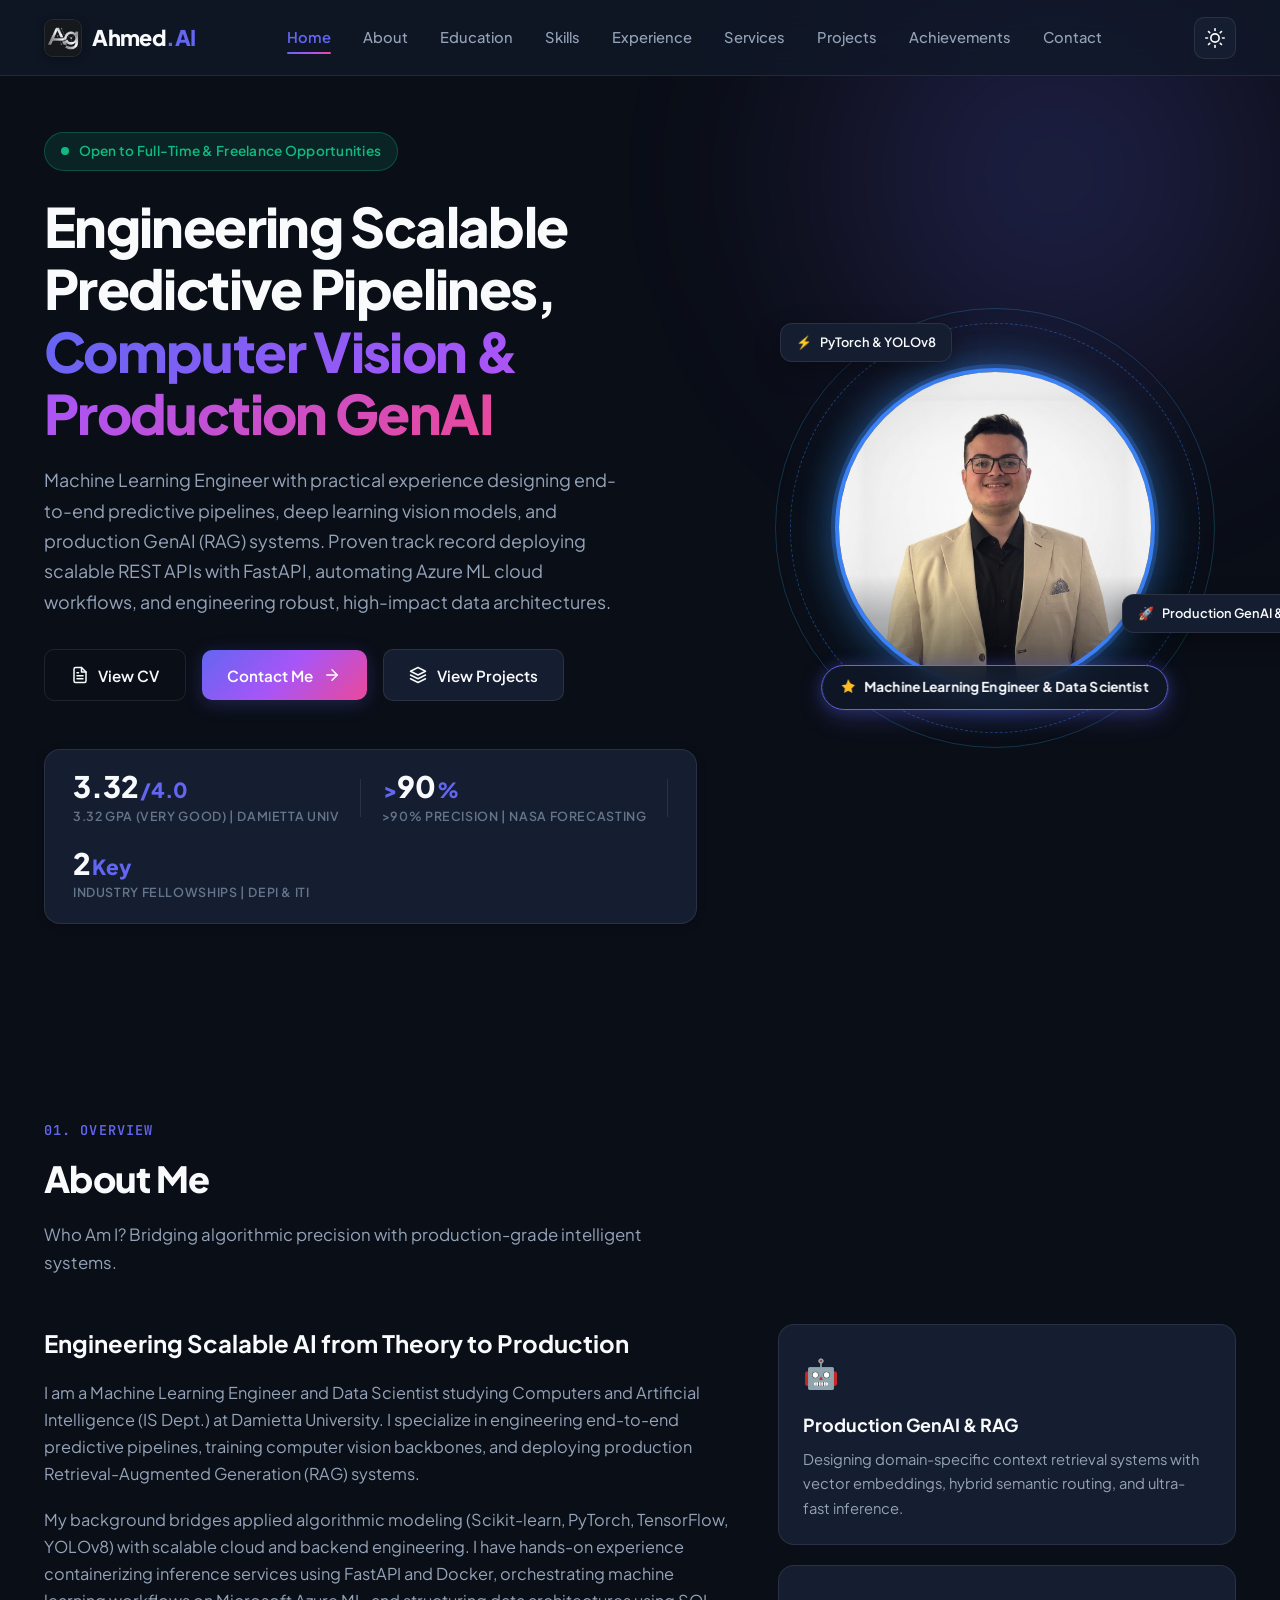
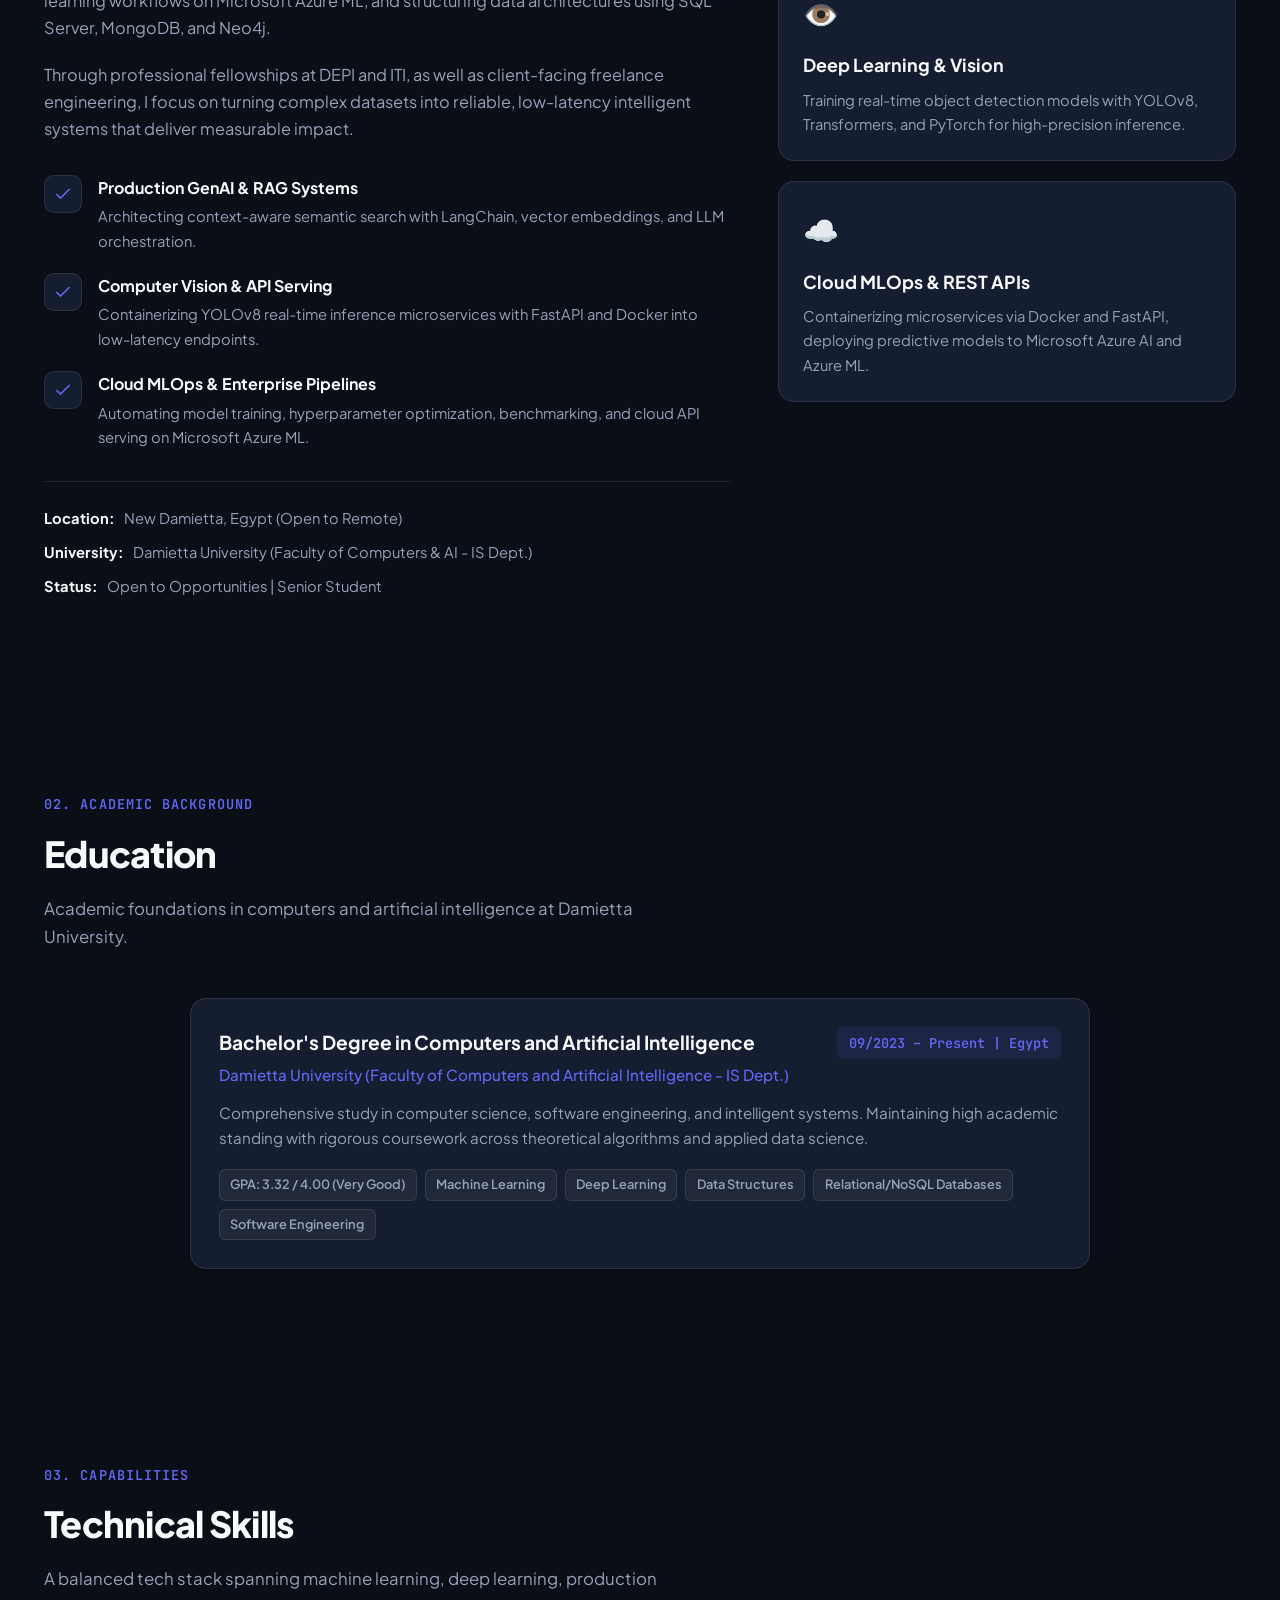
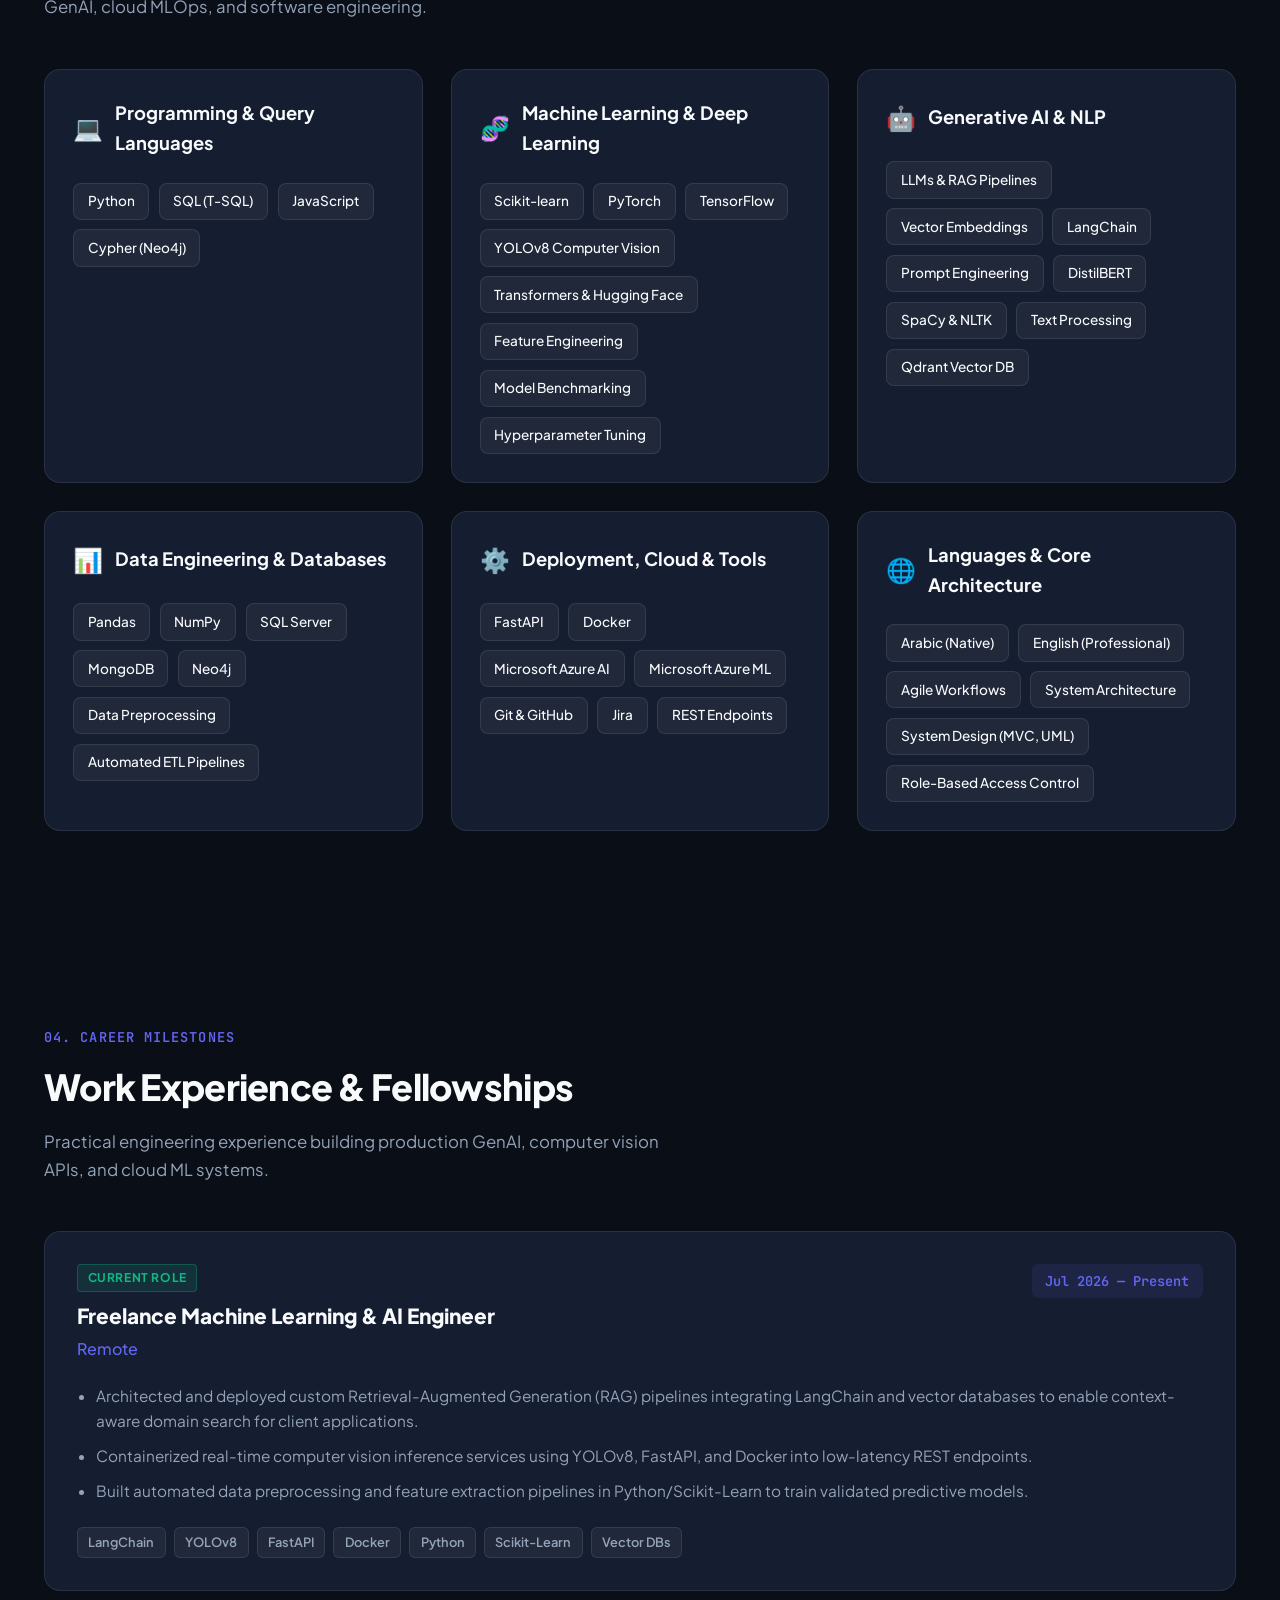
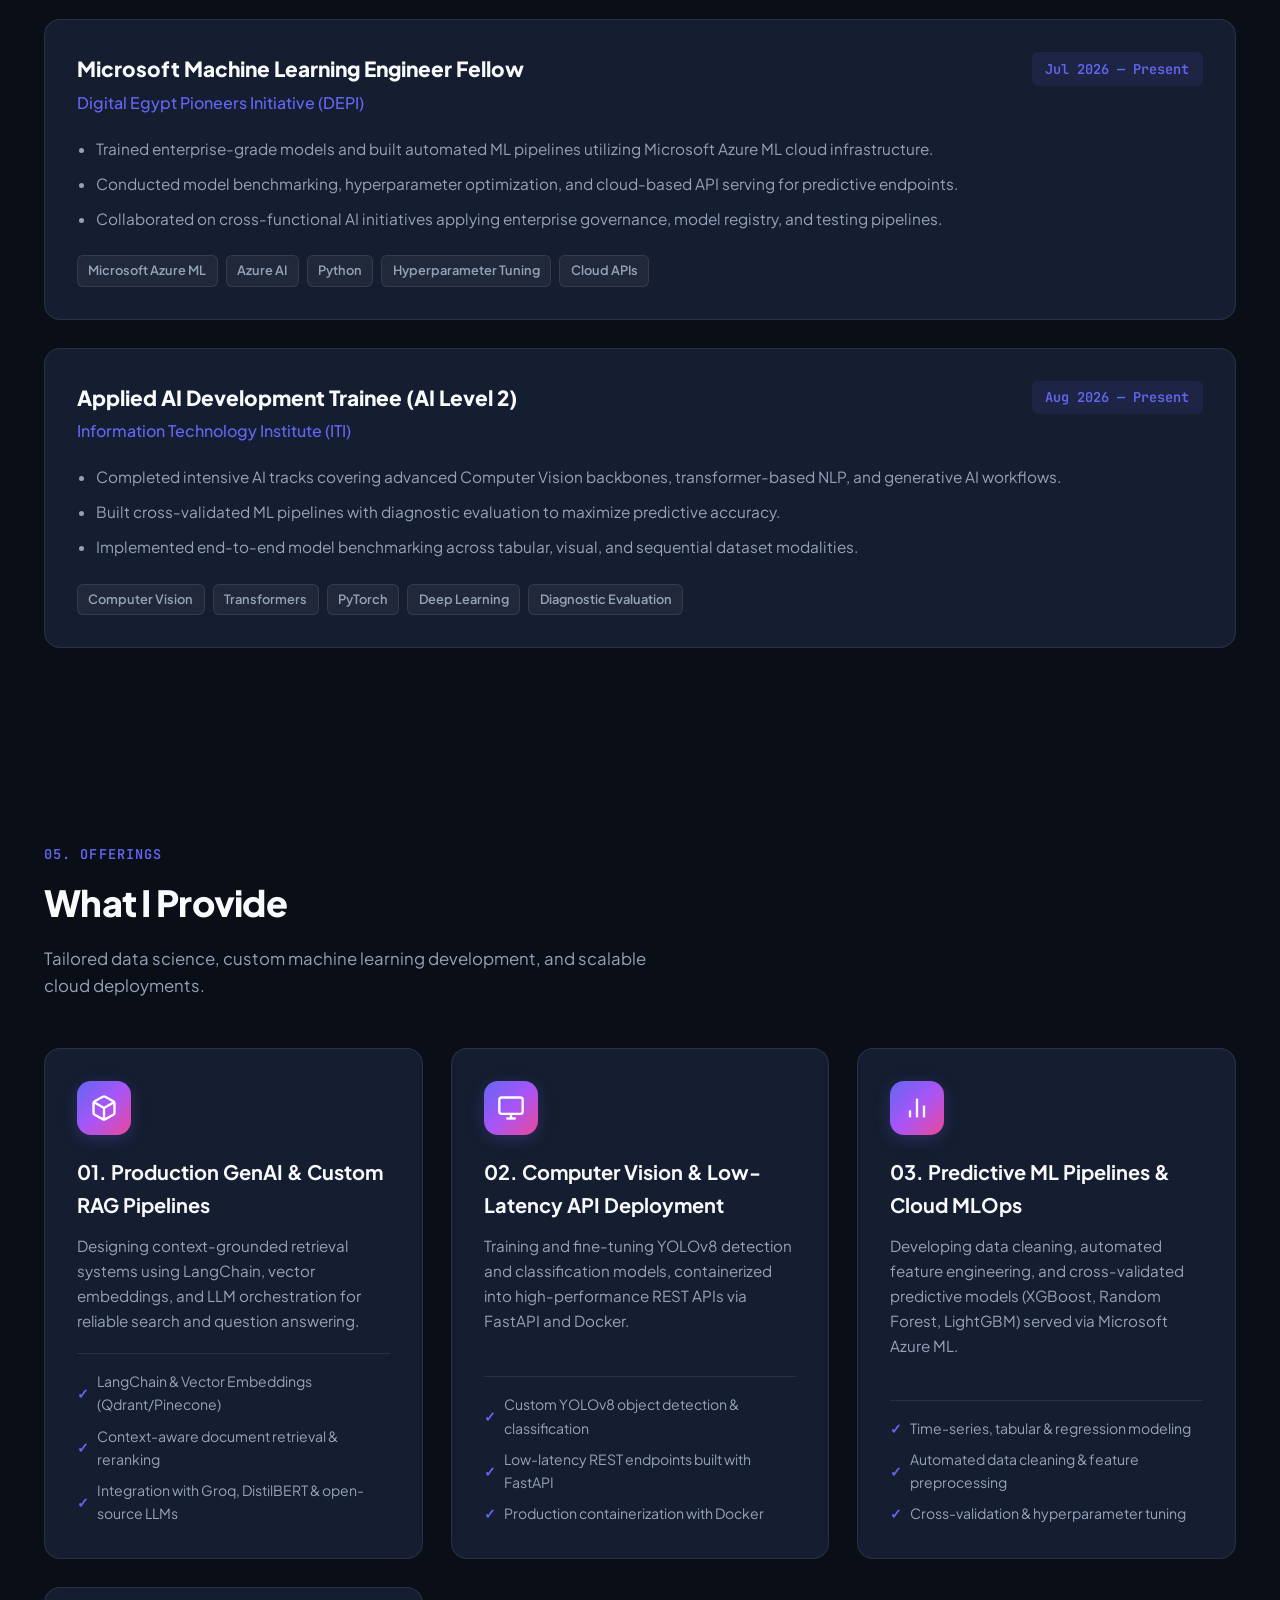
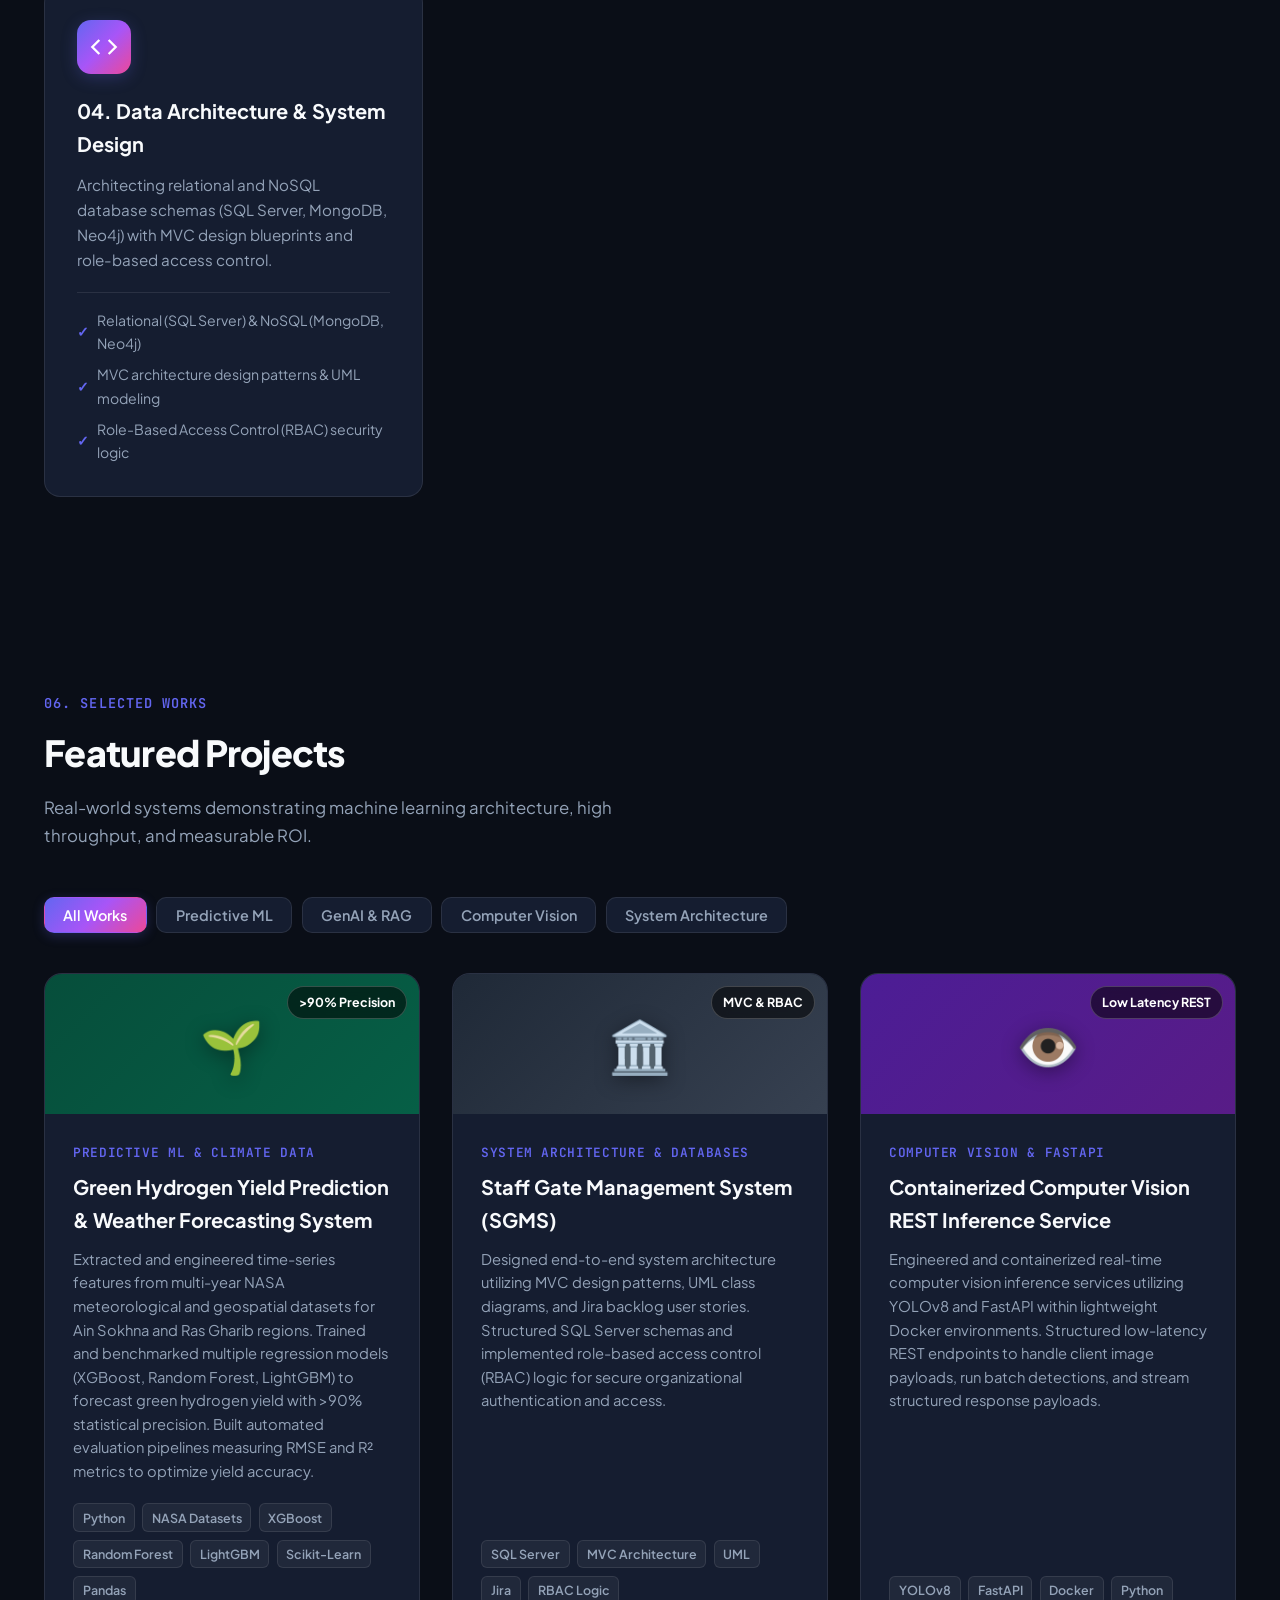
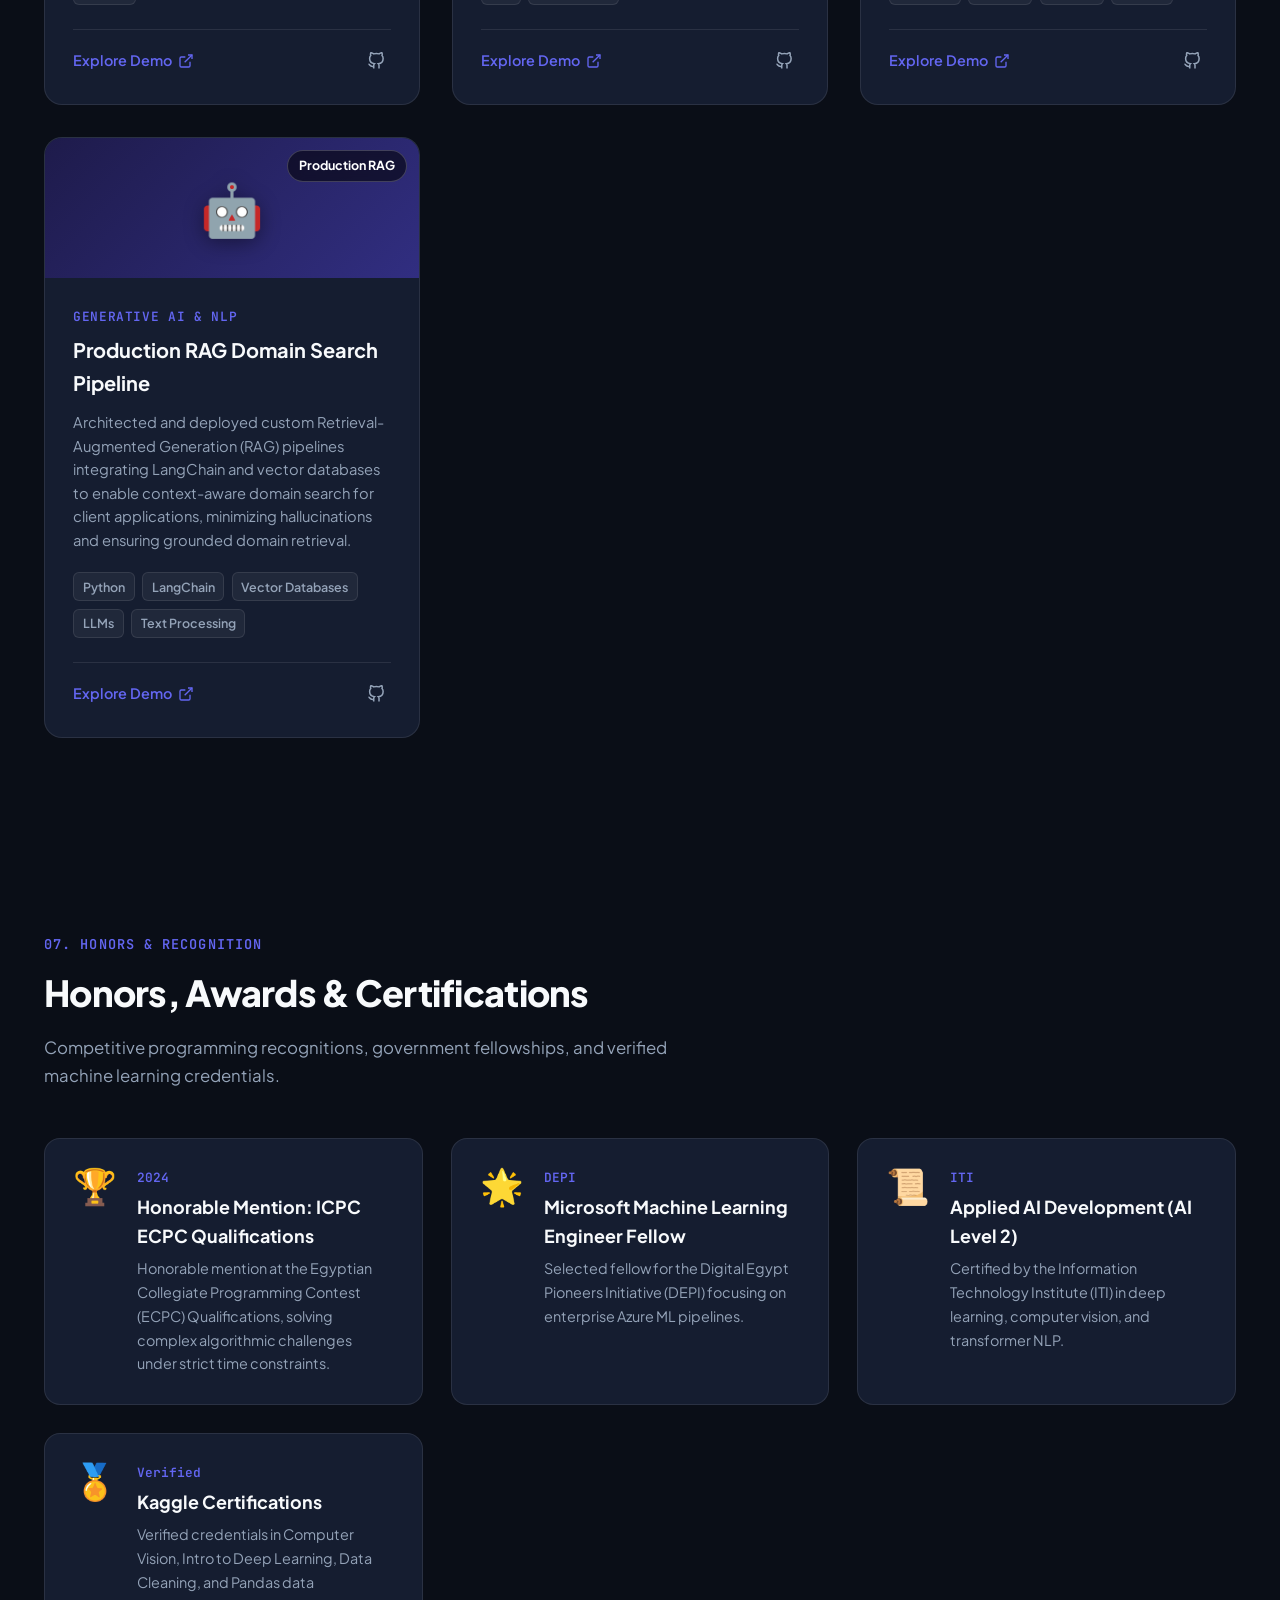
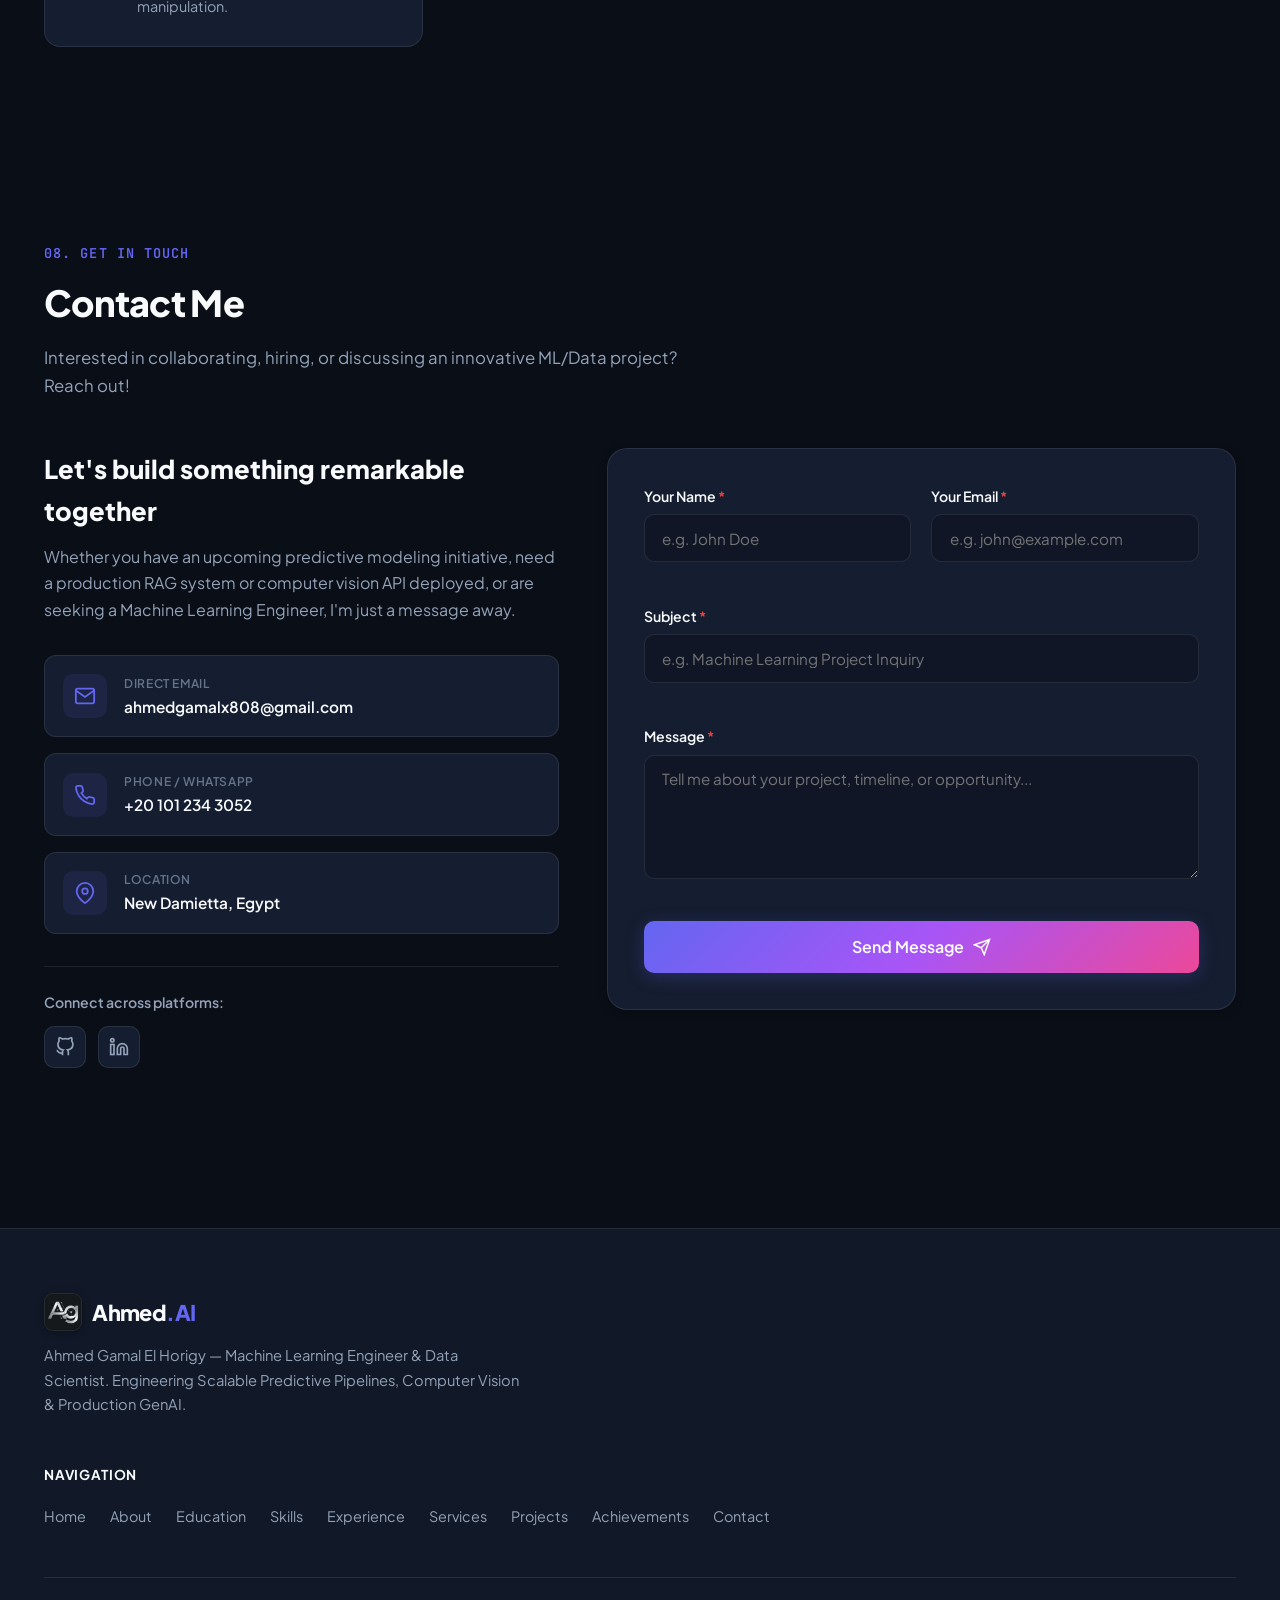
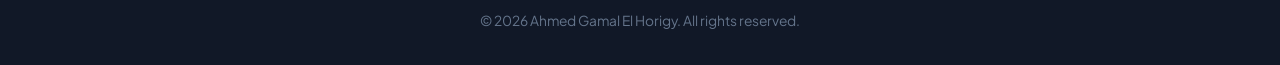
<file: index.html>
<!DOCTYPE html>
<html lang="en" data-theme="dark">

<head>
  <meta charset="UTF-8">
  <meta name="viewport" content="width=device-width, initial-scale=1.0">
  <meta name="description"
    content="Portfolio of Ahmed Gamal El Horigy - Machine Learning Engineer & Data Scientist specializing in Deep Learning, Computer Vision, and Production GenAI (RAG).">
  <meta name="keywords"
    content="Ahmed Gamal El Horigy, Machine Learning Engineer, Data Scientist, Generative AI, RAG, Computer Vision, YOLOv8, PyTorch, Azure ML, FastAPI">
  <title>Ahmed Gamal El Horigy | Machine Learning Engineer &amp; Data Scientist</title>
  <link rel="preconnect" href="https://fonts.googleapis.com">
  <link rel="preconnect" href="https://fonts.gstatic.com" crossorigin>
  <link
    href="https://fonts.googleapis.com/css2?family=Plus+Jakarta+Sans:wght@300;400;500;600;700;800&family=JetBrains+Mono:wght@400;500;600&display=swap"
    rel="stylesheet">
  <link rel="stylesheet" href="style.css">
  <link rel="icon" type="image/png" href="images/favicon.png">
  <link rel="apple-touch-icon" href="images/logo-icon.png">
</head>

<body>
  <!-- Fixed Top Navigation Header -->
  <header class="header" id="navbar">
    <div class="nav-container">
      <a href="#home" class="brand-logo" aria-label="Ahmed.AI Home">
        <span class="logo-icon">
          <img src="images/logo-icon.png" alt="Ahmed.AI Logo">
        </span>
        <span class="logo-text">Ahmed<span class="accent-dot">.AI</span></span>
      </a>


      <!-- Desktop Navigation Menu -->
      <nav class="nav-menu" id="navMenu" aria-label="Primary Navigation">
        <ul class="nav-list">
          <li class="nav-item"><a href="#home" class="nav-link active">Home</a></li>
          <li class="nav-item"><a href="#about" class="nav-link">About</a></li>
          <li class="nav-item"><a href="#education" class="nav-link">Education</a></li>
          <li class="nav-item"><a href="#skills" class="nav-link">Skills</a></li>
          <li class="nav-item"><a href="#experience" class="nav-link">Experience</a></li>
          <li class="nav-item"><a href="#services" class="nav-link">Services</a></li>
          <li class="nav-item"><a href="#projects" class="nav-link">Projects</a></li>
          <li class="nav-item"><a href="#achievements" class="nav-link">Achievements</a></li>
          <li class="nav-item"><a href="#contact" class="nav-link">Contact</a></li>
        </ul>
      </nav>

      <!-- Right Header Actions (Theme Toggle & Mobile Menu) -->
      <div class="nav-actions">
        <button class="theme-toggle-btn" id="themeToggle" aria-label="Toggle dark/light theme" title="Toggle theme">
          <span class="icon-sun">
            <svg viewBox="0 0 24 24" width="20" height="20" fill="none" stroke="currentColor" stroke-width="2"
              stroke-linecap="round" stroke-linejoin="round">
              <circle cx="12" cy="12" r="5"></circle>
              <line x1="12" y1="1" x2="12" y2="3"></line>
              <line x1="12" y1="21" x2="12" y2="23"></line>
              <line x1="4.22" y1="4.22" x2="5.64" y2="5.64"></line>
              <line x1="18.36" y1="18.36" x2="19.78" y2="19.78"></line>
              <line x1="1" y1="12" x2="3" y2="12"></line>
              <line x1="21" y1="12" x2="23" y2="12"></line>
              <line x1="4.22" y1="19.78" x2="5.64" y2="18.36"></line>
              <line x1="18.36" y1="5.64" x2="19.78" y2="4.22"></line>
            </svg>
          </span>
          <span class="icon-moon">
            <svg viewBox="0 0 24 24" width="20" height="20" fill="none" stroke="currentColor" stroke-width="2"
              stroke-linecap="round" stroke-linejoin="round">
              <path d="M21 12.79A9 9 0 1 1 11.21 3 7 7 0 0 0 21 12.79z"></path>
            </svg>
          </span>
        </button>

        <button class="mobile-toggle-btn" id="mobileMenuBtn" aria-label="Toggle navigation menu" aria-expanded="false">
          <span class="hamburger-line"></span>
          <span class="hamburger-line"></span>
          <span class="hamburger-line"></span>
        </button>
      </div>
    </div>
  </header>

  <main>
    <!-- SECTION 1: HOME (HERO) -->
    <section class="hero-section" id="home">
      <div class="hero-background-glow"></div>
      <div class="container hero-container">
        <!-- Left Column -->
        <div class="hero-content">
          <!-- Badge Headline -->
          <div class="status-badge" role="status">
            <span class="pulse-dot"></span>
            <span class="status-text">Open to Full-Time &amp; Freelance Opportunities</span>
          </div>

          <!-- Main Headline -->
          <h1 class="hero-headline">
            Engineering Scalable Predictive Pipelines, <span class="gradient-text">Computer Vision &amp; Production GenAI</span>
          </h1>

          <!-- Short Bio Tagline -->
          <p class="hero-tagline">
            Machine Learning Engineer with practical experience designing end-to-end predictive pipelines, deep learning
            vision models, and production GenAI (RAG) systems. Proven track record deploying scalable REST APIs with
            FastAPI, automating Azure ML cloud workflows, and engineering robust, high-impact data architectures.
          </p>

          <!-- 3 Primary CTA Action Buttons -->
          <div class="hero-actions">
            <a href="https://drive.google.com/file/d/19X3UrcHAxvXtReW5MlMxgAq0hZ3FQ80G/view?usp=drive_link" target="_blank"
              rel="noopener noreferrer" class="btn btn-outline" id="viewCvBtn">
              <svg viewBox="0 0 24 24" width="18" height="18" fill="none" stroke="currentColor" stroke-width="2"
                stroke-linecap="round" stroke-linejoin="round">
                <path d="M14 2H6a2 2 0 0 0-2 2v16a2 2 0 0 0 2 2h12a2 2 0 0 0 2-2V8z"></path>
                <polyline points="14 2 14 8 20 8"></polyline>
                <line x1="16" y1="13" x2="8" y2="13"></line>
                <line x1="16" y1="17" x2="8" y2="17"></line>
                <polyline points="10 9 9 9 8 9"></polyline>
              </svg>
              <span>View CV</span>
            </a>
            <a href="#contact" class="btn btn-primary">
              <span>Contact Me</span>
              <svg viewBox="0 0 24 24" width="18" height="18" fill="none" stroke="currentColor" stroke-width="2"
                stroke-linecap="round" stroke-linejoin="round">
                <line x1="5" y1="12" x2="19" y2="12"></line>
                <polyline points="12 5 19 12 12 19"></polyline>
              </svg>
            </a>
            <a href="#projects" class="btn btn-secondary">
              <svg viewBox="0 0 24 24" width="18" height="18" fill="none" stroke="currentColor" stroke-width="2"
                stroke-linecap="round" stroke-linejoin="round">
                <polygon points="12 2 2 7 12 12 22 7 12 2"></polygon>
                <polyline points="2 17 12 22 22 17"></polyline>
                <polyline points="2 12 12 17 22 12"></polyline>
              </svg>
              <span>View Projects</span>
            </a>
          </div>

          <!-- Key Metric Counter Banner -->
          <div class="hero-metrics-banner">
            <div class="metric-card">
              <div class="metric-number"><span class="counter" data-target="3.32">0.00</span><span
                  class="plus">/4.0</span></div>
              <div class="metric-label">3.32 GPA (Very Good) | Damietta Univ</div>
            </div>
            <div class="metric-divider"></div>
            <div class="metric-card">
              <div class="metric-number"><span class="plus">&gt;</span><span class="counter"
                  data-target="90">0</span><span class="percent">%</span></div>
              <div class="metric-label">&gt;90% Precision | NASA Forecasting</div>
            </div>
            <div class="metric-divider"></div>
            <div class="metric-card">
              <div class="metric-number"><span class="counter" data-target="2">0</span><span class="plus"> Key</span>
              </div>
              <div class="metric-label">Industry Fellowships | DEPI &amp; ITI</div>
            </div>
          </div>
        </div>

        <!-- Right Column: Featured Circular Profile Card -->
        <div class="hero-visual">
          <div class="profile-card-wrapper">
            <div class="halo-ring halo-ring-1"></div>
            <div class="halo-ring halo-ring-2"></div>

            <div class="circular-profile-card">
              <img src="images/profile.jpg" alt="Ahmed Gamal El Horigy - Machine Learning Engineer &amp; Data Scientist"
                class="profile-photo" loading="eager">
              <div class="profile-mesh-overlay"></div>
            </div>

            <!-- Glowing Badge Overlay for Target Title -->
            <div class="glowing-badge-overlay">
              <div class="badge-sparkle">
                <svg viewBox="0 0 24 24" width="16" height="16" fill="currentColor">
                  <path
                    d="M12 0l3.09 6.26L22 9.27l-5 4.87 1.18 6.88L12 17.77l-6.18 3.25L7 14.14 2 9.27l6.91-1.01L12 0z" />
                </svg>
              </div>
              <span class="badge-title-text">Machine Learning Engineer &amp; Data Scientist</span>
            </div>

            <!-- Floating Tech Indicator Chips -->
            <div class="floating-chip chip-top-left">
              <span class="chip-icon">⚡</span>
              <span>PyTorch &amp; YOLOv8</span>
            </div>
            <div class="floating-chip chip-bottom-right">
              <span class="chip-icon">🚀</span>
              <span>Production GenAI &amp; RAG</span>
            </div>
          </div>
        </div>
      </div>
    </section>

    <!-- SECTION 2: ABOUT -->
    <section class="section about-section" id="about">
      <div class="container">
        <div class="section-header">
          <div class="section-tag">01. Overview</div>
          <h2 class="section-title">About Me</h2>
          <p class="section-subtitle">Who Am I? Bridging algorithmic precision with production-grade intelligent
            systems.</p>
        </div>

        <div class="about-grid">
          <div class="about-narrative">
            <h3 class="narrative-heading">Engineering Scalable AI from Theory to Production</h3>
            <p>
              I am a Machine Learning Engineer and Data Scientist studying Computers and Artificial Intelligence (IS Dept.) at Damietta University. I specialize in engineering end-to-end predictive pipelines, training computer vision backbones, and deploying production Retrieval-Augmented Generation (RAG) systems.
            </p>
            <p>
              My background bridges applied algorithmic modeling (Scikit-learn, PyTorch, TensorFlow, YOLOv8) with scalable cloud and backend engineering. I have hands-on experience containerizing inference services using FastAPI and Docker, orchestrating machine learning workflows on Microsoft Azure ML, and structuring data architectures using SQL Server, MongoDB, and Neo4j.
            </p>
            <p>
              Through professional fellowships at DEPI and ITI, as well as client-facing freelance engineering, I focus on turning complex datasets into reliable, low-latency intelligent systems that deliver measurable impact.
            </p>

            <div class="about-key-highlights">
              <div class="highlight-item">
                <div class="highlight-icon">
                  <svg viewBox="0 0 24 24" width="20" height="20" fill="none" stroke="currentColor" stroke-width="2">
                    <polyline points="20 6 9 17 4 12"></polyline>
                  </svg>
                </div>
                <div>
                  <strong>Production GenAI &amp; RAG Systems</strong>
                  <p>Architecting context-aware semantic search with LangChain, vector embeddings, and LLM orchestration.</p>
                </div>
              </div>
              <div class="highlight-item">
                <div class="highlight-icon">
                  <svg viewBox="0 0 24 24" width="20" height="20" fill="none" stroke="currentColor" stroke-width="2">
                    <polyline points="20 6 9 17 4 12"></polyline>
                  </svg>
                </div>
                <div>
                  <strong>Computer Vision &amp; API Serving</strong>
                  <p>Containerizing YOLOv8 real-time inference microservices with FastAPI and Docker into low-latency endpoints.</p>
                </div>
              </div>
              <div class="highlight-item">
                <div class="highlight-icon">
                  <svg viewBox="0 0 24 24" width="20" height="20" fill="none" stroke="currentColor" stroke-width="2">
                    <polyline points="20 6 9 17 4 12"></polyline>
                  </svg>
                </div>
                <div>
                  <strong>Cloud MLOps &amp; Enterprise Pipelines</strong>
                  <p>Automating model training, hyperparameter optimization, benchmarking, and cloud API serving on Microsoft Azure ML.</p>
                </div>
              </div>
            </div>

            <div class="about-meta-row">
              <div class="meta-item"><span class="meta-label">Location:</span> New Damietta, Egypt (Open to Remote)
              </div>
              <div class="meta-item"><span class="meta-label">University:</span> Damietta University (Faculty of
                Computers &amp; AI - IS Dept.)</div>
              <div class="meta-item"><span class="meta-label">Status:</span> Open to Opportunities | Senior Student
              </div>
            </div>
          </div>

          <div class="about-cards-column">
            <div class="feature-card">
              <div class="feature-card-icon">🤖</div>
              <h4>Production GenAI &amp; RAG</h4>
              <p>Designing domain-specific context retrieval systems with vector embeddings, hybrid semantic routing,
                and ultra-fast inference.</p>
            </div>
            <div class="feature-card">
              <div class="feature-card-icon">👁️</div>
              <h4>Deep Learning &amp; Vision</h4>
              <p>Training real-time object detection models with YOLOv8, Transformers, and PyTorch for high-precision
                inference.</p>
            </div>
            <div class="feature-card">
              <div class="feature-card-icon">☁️</div>
              <h4>Cloud MLOps &amp; REST APIs</h4>
              <p>Containerizing microservices via Docker and FastAPI, deploying predictive models to Microsoft Azure AI
                and Azure ML.</p>
            </div>
          </div>
        </div>
      </div>
    </section>

    <!-- SECTION 3: EDUCATION -->
    <section class="section education-section" id="education">
      <div class="container">
        <div class="section-header">
          <div class="section-tag">02. Academic Background</div>
          <h2 class="section-title">Education</h2>
          <p class="section-subtitle">Academic foundations in computers and artificial intelligence at Damietta University.</p>
        </div>

        <div class="timeline timeline-single">
          <!-- Item 1: University -->
          <div class="timeline-item">
            <div class="timeline-dot"></div>
            <div class="timeline-content">
              <div class="timeline-header">
                <div>
                  <h3 class="degree-title">Bachelor's Degree in Computers and Artificial Intelligence</h3>
                  <h4 class="institution-name">Damietta University (Faculty of Computers and Artificial Intelligence - IS Dept.)</h4>
                </div>
                <span class="timeline-date">09/2023 – Present | Egypt</span>
              </div>
              <p class="timeline-description">
                Comprehensive study in computer science, software engineering, and intelligent systems. Maintaining high
                academic standing with rigorous coursework across theoretical algorithms and applied data science.
              </p>
              <div class="timeline-tags">
                <span class="tag">GPA: 3.32 / 4.00 (Very Good)</span>
                <span class="tag">Machine Learning</span>
                <span class="tag">Deep Learning</span>
                <span class="tag">Data Structures</span>
                <span class="tag">Relational/NoSQL Databases</span>
                <span class="tag">Software Engineering</span>
              </div>
            </div>
          </div>
        </div>
      </div>
    </section>

    <!-- SECTION 4: SKILLS -->
    <section class="section skills-section" id="skills">
      <div class="container">
        <div class="section-header">
          <div class="section-tag">03. Capabilities</div>
          <h2 class="section-title">Technical Skills</h2>
          <p class="section-subtitle">A balanced tech stack spanning machine learning, deep learning, production GenAI,
            cloud MLOps, and software engineering.</p>
        </div>

        <div class="skills-grid">
          <!-- Category 1 -->
          <div class="skill-category-card">
            <div class="category-header">
              <div class="category-icon">💻</div>
              <h3 class="category-name">Programming &amp; Query Languages</h3>
            </div>
            <div class="skill-badges-container">
              <span class="skill-badge">Python</span>
              <span class="skill-badge">SQL (T-SQL)</span>
              <span class="skill-badge">JavaScript</span>
              <span class="skill-badge">Cypher (Neo4j)</span>
            </div>
          </div>

          <!-- Category 2 -->
          <div class="skill-category-card">
            <div class="category-header">
              <div class="category-icon">🧬</div>
              <h3 class="category-name">Machine Learning &amp; Deep Learning</h3>
            </div>
            <div class="skill-badges-container">
              <span class="skill-badge">Scikit-learn</span>
              <span class="skill-badge">PyTorch</span>
              <span class="skill-badge">TensorFlow</span>
              <span class="skill-badge">YOLOv8 Computer Vision</span>
              <span class="skill-badge">Transformers &amp; Hugging Face</span>
              <span class="skill-badge">Feature Engineering</span>
              <span class="skill-badge">Model Benchmarking</span>
              <span class="skill-badge">Hyperparameter Tuning</span>
            </div>
          </div>

          <!-- Category 3 -->
          <div class="skill-category-card">
            <div class="category-header">
              <div class="category-icon">🤖</div>
              <h3 class="category-name">Generative AI &amp; NLP</h3>
            </div>
            <div class="skill-badges-container">
              <span class="skill-badge">LLMs &amp; RAG Pipelines</span>
              <span class="skill-badge">Vector Embeddings</span>
              <span class="skill-badge">LangChain</span>
              <span class="skill-badge">Prompt Engineering</span>
              <span class="skill-badge">DistilBERT</span>
              <span class="skill-badge">SpaCy &amp; NLTK</span>
              <span class="skill-badge">Text Processing</span>
              <span class="skill-badge">Qdrant Vector DB</span>
            </div>
          </div>

          <!-- Category 4 -->
          <div class="skill-category-card">
            <div class="category-header">
              <div class="category-icon">📊</div>
              <h3 class="category-name">Data Engineering &amp; Databases</h3>
            </div>
            <div class="skill-badges-container">
              <span class="skill-badge">Pandas</span>
              <span class="skill-badge">NumPy</span>
              <span class="skill-badge">SQL Server</span>
              <span class="skill-badge">MongoDB</span>
              <span class="skill-badge">Neo4j</span>
              <span class="skill-badge">Data Preprocessing</span>
              <span class="skill-badge">Automated ETL Pipelines</span>
            </div>
          </div>

          <!-- Category 5 -->
          <div class="skill-category-card">
            <div class="category-header">
              <div class="category-icon">⚙️</div>
              <h3 class="category-name">Deployment, Cloud &amp; Tools</h3>
            </div>
            <div class="skill-badges-container">
              <span class="skill-badge">FastAPI</span>
              <span class="skill-badge">Docker</span>
              <span class="skill-badge">Microsoft Azure AI</span>
              <span class="skill-badge">Microsoft Azure ML</span>
              <span class="skill-badge">Git &amp; GitHub</span>
              <span class="skill-badge">Jira</span>
              <span class="skill-badge">REST Endpoints</span>
            </div>
          </div>

          <!-- Category 6 -->
          <div class="skill-category-card">
            <div class="category-header">
              <div class="category-icon">🌐</div>
              <h3 class="category-name">Languages &amp; Core Architecture</h3>
            </div>
            <div class="skill-badges-container">
              <span class="skill-badge">Arabic (Native)</span>
              <span class="skill-badge">English (Professional)</span>
              <span class="skill-badge">Agile Workflows</span>
              <span class="skill-badge">System Architecture</span>
              <span class="skill-badge">System Design (MVC, UML)</span>
              <span class="skill-badge">Role-Based Access Control</span>
            </div>
          </div>
        </div>
      </div>
    </section>

    <!-- SECTION 5: EXPERIENCE -->
    <section class="section experience-section" id="experience">
      <div class="container">
        <div class="section-header">
          <div class="section-tag">04. Career Milestones</div>
          <h2 class="section-title">Work Experience &amp; Fellowships</h2>
          <p class="section-subtitle">Practical engineering experience building production GenAI, computer vision APIs,
            and cloud ML systems.</p>
        </div>

        <div class="experience-list">
          <!-- Experience 1 -->
          <div class="exp-card">
            <div class="exp-card-header">
              <div class="exp-company-group">
                <span class="exp-badge">Current Role</span>
                <h3 class="exp-role">Freelance Machine Learning &amp; AI Engineer</h3>
                <h4 class="exp-company">Remote</h4>
              </div>
              <span class="exp-duration">Jul 2026 — Present</span>
            </div>
            <ul class="exp-points">
              <li>Architected and deployed custom Retrieval-Augmented Generation (RAG) pipelines integrating LangChain
                and vector databases to enable context-aware domain search for client applications.</li>
              <li>Containerized real-time computer vision inference services using YOLOv8, FastAPI, and Docker into
                low-latency REST endpoints.</li>
              <li>Built automated data preprocessing and feature extraction pipelines in Python/Scikit-Learn to train
                validated predictive models.</li>
            </ul>
            <div class="exp-tech-stack">
              <span>LangChain</span>
              <span>YOLOv8</span>
              <span>FastAPI</span>
              <span>Docker</span>
              <span>Python</span>
              <span>Scikit-Learn</span>
              <span>Vector DBs</span>
            </div>
          </div>

          <!-- Experience 2 -->
          <div class="exp-card">
            <div class="exp-card-header">
              <div class="exp-company-group">
                <h3 class="exp-role">Microsoft Machine Learning Engineer Fellow</h3>
                <h4 class="exp-company">Digital Egypt Pioneers Initiative (DEPI)</h4>
              </div>
              <span class="exp-duration">Jul 2026 — Present</span>
            </div>
            <ul class="exp-points">
              <li>Trained enterprise-grade models and built automated ML pipelines utilizing Microsoft Azure ML cloud
                infrastructure.</li>
              <li>Conducted model benchmarking, hyperparameter optimization, and cloud-based API serving for predictive
                endpoints.</li>
              <li>Collaborated on cross-functional AI initiatives applying enterprise governance, model registry, and
                testing pipelines.</li>
            </ul>
            <div class="exp-tech-stack">
              <span>Microsoft Azure ML</span>
              <span>Azure AI</span>
              <span>Python</span>
              <span>Hyperparameter Tuning</span>
              <span>Cloud APIs</span>
            </div>
          </div>

          <!-- Experience 3 -->
          <div class="exp-card">
            <div class="exp-card-header">
              <div class="exp-company-group">
                <h3 class="exp-role">Applied AI Development Trainee (AI Level 2)</h3>
                <h4 class="exp-company">Information Technology Institute (ITI)</h4>
              </div>
              <span class="exp-duration">Aug 2026 — Present</span>
            </div>
            <ul class="exp-points">
              <li>Completed intensive AI tracks covering advanced Computer Vision backbones, transformer-based NLP, and
                generative AI workflows.</li>
              <li>Built cross-validated ML pipelines with diagnostic evaluation to maximize predictive accuracy.</li>
              <li>Implemented end-to-end model benchmarking across tabular, visual, and sequential dataset modalities.
              </li>
            </ul>
            <div class="exp-tech-stack">
              <span>Computer Vision</span>
              <span>Transformers</span>
              <span>PyTorch</span>
              <span>Deep Learning</span>
              <span>Diagnostic Evaluation</span>
            </div>
          </div>
        </div>
      </div>
    </section>

    <!-- SECTION 6: SERVICES -->
    <section class="section services-section" id="services">
      <div class="container">
        <div class="section-header">
          <div class="section-tag">05. Offerings</div>
          <h2 class="section-title">What I Provide</h2>
          <p class="section-subtitle">Tailored data science, custom machine learning development, and scalable cloud
            deployments.</p>
        </div>

        <div class="services-grid">
          <!-- Service 1 -->
          <div class="service-card">
            <div class="service-icon-box">
              <svg viewBox="0 0 24 24" width="28" height="28" fill="none" stroke="currentColor" stroke-width="2">
                <path
                  d="M21 16V8a2 2 0 0 0-1-1.73l-7-4a2 2 0 0 0-2 0l-7 4A2 2 0 0 0 3 8v8a2 2 0 0 0 1 1.73l7 4a2 2 0 0 0 2 0l7-4A2 2 0 0 0 21 16z">
                </path>
                <polyline points="3.27 6.96 12 12.01 20.73 6.96"></polyline>
                <line x1="12" y1="22.08" x2="12" y2="12"></line>
              </svg>
            </div>
            <h3 class="service-title">01. Production GenAI &amp; Custom RAG Pipelines</h3>
            <p class="service-desc">Designing context-grounded retrieval systems using LangChain, vector embeddings, and LLM orchestration for reliable search and question answering.</p>
            <ul class="service-checklist">
              <li>LangChain &amp; Vector Embeddings (Qdrant/Pinecone)</li>
              <li>Context-aware document retrieval &amp; reranking</li>
              <li>Integration with Groq, DistilBERT &amp; open-source LLMs</li>
            </ul>
          </div>

          <!-- Service 2 -->
          <div class="service-card">
            <div class="service-icon-box">
              <svg viewBox="0 0 24 24" width="28" height="28" fill="none" stroke="currentColor" stroke-width="2">
                <rect x="2" y="3" width="20" height="14" rx="2" ry="2"></rect>
                <line x1="8" y1="21" x2="16" y2="21"></line>
                <line x1="12" y1="17" x2="12" y2="21"></line>
              </svg>
            </div>
            <h3 class="service-title">02. Computer Vision &amp; Low-Latency API Deployment</h3>
            <p class="service-desc">Training and fine-tuning YOLOv8 detection and classification models, containerized into high-performance REST APIs via FastAPI and Docker.</p>
            <ul class="service-checklist">
              <li>Custom YOLOv8 object detection &amp; classification</li>
              <li>Low-latency REST endpoints built with FastAPI</li>
              <li>Production containerization with Docker</li>
            </ul>
          </div>

          <!-- Service 3 -->
          <div class="service-card">
            <div class="service-icon-box">
              <svg viewBox="0 0 24 24" width="28" height="28" fill="none" stroke="currentColor" stroke-width="2">
                <line x1="18" y1="20" x2="18" y2="10"></line>
                <line x1="12" y1="20" x2="12" y2="4"></line>
                <line x1="6" y1="20" x2="6" y2="14"></line>
              </svg>
            </div>
            <h3 class="service-title">03. Predictive ML Pipelines &amp; Cloud MLOps</h3>
            <p class="service-desc">Developing data cleaning, automated feature engineering, and cross-validated predictive models (XGBoost, Random Forest, LightGBM) served via Microsoft Azure ML.</p>
            <ul class="service-checklist">
              <li>Time-series, tabular &amp; regression modeling</li>
              <li>Automated data cleaning &amp; feature preprocessing</li>
              <li>Cross-validation &amp; hyperparameter tuning</li>
            </ul>
          </div>

          <!-- Service 4 -->
          <div class="service-card">
            <div class="service-icon-box">
              <svg viewBox="0 0 24 24" width="28" height="28" fill="none" stroke="currentColor" stroke-width="2">
                <polyline points="16 18 22 12 16 6"></polyline>
                <polyline points="8 6 2 12 8 18"></polyline>
              </svg>
            </div>
            <h3 class="service-title">04. Data Architecture &amp; System Design</h3>
            <p class="service-desc">Architecting relational and NoSQL database schemas (SQL Server, MongoDB, Neo4j) with MVC design blueprints and role-based access control.</p>
            <ul class="service-checklist">
              <li>Relational (SQL Server) &amp; NoSQL (MongoDB, Neo4j)</li>
              <li>MVC architecture design patterns &amp; UML modeling</li>
              <li>Role-Based Access Control (RBAC) security logic</li>
            </ul>
          </div>
        </div>
      </div>
    </section>

    <!-- SECTION 7: PROJECTS -->
    <section class="section projects-section" id="projects">
      <div class="container">
        <div class="section-header">
          <div class="section-tag">06. Selected Works</div>
          <h2 class="section-title">Featured Projects</h2>
          <p class="section-subtitle">Real-world systems demonstrating machine learning architecture, high throughput,
            and measurable ROI.</p>
        </div>

        <!-- Filter Tabs -->
        <div class="project-filter-tabs">
          <button class="filter-tab active" data-filter="all">All Works</button>
          <button class="filter-tab" data-filter="predictive">Predictive ML</button>
          <button class="filter-tab" data-filter="nlp">GenAI &amp; RAG</button>
          <button class="filter-tab" data-filter="vision">Computer Vision</button>
          <button class="filter-tab" data-filter="system">System Architecture</button>
        </div>

        <!-- Projects Grid -->
        <div class="projects-grid">
          <!-- Project 1 -->
          <div class="project-card" data-category="predictive">
            <div class="project-card-banner banner-gradient-2">
              <div class="project-metric-pill">&gt;90% Precision</div>
              <div class="project-icon-art">🌱</div>
            </div>
            <div class="project-card-body">
              <div class="project-category">Predictive ML &amp; Climate Data</div>
              <h3 class="project-title">Green Hydrogen Yield Prediction &amp; Weather Forecasting System</h3>
              <p class="project-description">
                Extracted and engineered time-series features from multi-year NASA meteorological and geospatial
                datasets for Ain Sokhna and Ras Gharib regions. Trained and benchmarked multiple regression models
                (XGBoost, Random Forest, LightGBM) to forecast green hydrogen yield with &gt;90% statistical precision.
                Built automated evaluation pipelines measuring RMSE and R² metrics to optimize yield accuracy.
              </p>
              <div class="project-tech-tags">
                <span>Python</span>
                <span>NASA Datasets</span>
                <span>XGBoost</span>
                <span>Random Forest</span>
                <span>LightGBM</span>
                <span>Scikit-Learn</span>
                <span>Pandas</span>
              </div>
              <div class="project-links">
                <a href="#contact" class="project-link">
                  <span>Explore Demo</span>
                  <svg viewBox="0 0 24 24" width="16" height="16" fill="none" stroke="currentColor" stroke-width="2">
                    <path d="M18 13v6a2 2 0 0 1-2 2H5a2 2 0 0 1-2-2V8a2 2 0 0 1 2-2h6"></path>
                    <polyline points="15 3 21 3 21 9"></polyline>
                    <line x1="10" y1="14" x2="21" y2="3"></line>
                  </svg>
                </a>
                <a href="https://github.com/Ahmedgamalxlr8" target="_blank" rel="noopener noreferrer"
                  class="project-link-icon" title="View Source on GitHub">
                  <svg viewBox="0 0 24 24" width="18" height="18" fill="none" stroke="currentColor" stroke-width="2">
                    <path
                      d="M9 19c-5 1.5-5-2.5-7-3m14 6v-3.87a3.37 3.37 0 0 0-.94-2.61c3.14-.35 6.44-1.54 6.44-7A5.44 5.44 0 0 0 20 4.77 5.07 5.07 0 0 0 19.91 1S18.73.65 16 2.48a13.38 13.38 0 0 0-7 0C6.27.65 5.09 1 5.09 1A5.07 5.07 0 0 0 5 4.77a5.44 5.44 0 0 0-1.5 3.78c0 5.42 3.3 6.61 6.44 7A3.37 3.37 0 0 0 9 18.13V22">
                    </path>
                  </svg>
                </a>
              </div>
            </div>
          </div>

          <!-- Project 2 -->
          <div class="project-card" data-category="system">
            <div class="project-card-banner banner-gradient-4">
              <div class="project-metric-pill">MVC &amp; RBAC</div>
              <div class="project-icon-art">🏛️</div>
            </div>
            <div class="project-card-body">
              <div class="project-category">System Architecture &amp; Databases</div>
              <h3 class="project-title">Staff Gate Management System (SGMS)</h3>
              <p class="project-description">
                Designed end-to-end system architecture utilizing MVC design patterns, UML class diagrams, and Jira
                backlog user stories. Structured SQL Server schemas and implemented role-based access control (RBAC)
                logic for secure organizational authentication and access.
              </p>
              <div class="project-tech-tags">
                <span>SQL Server</span>
                <span>MVC Architecture</span>
                <span>UML</span>
                <span>Jira</span>
                <span>RBAC Logic</span>
              </div>
              <div class="project-links">
                <a href="#contact" class="project-link">
                  <span>Explore Demo</span>
                  <svg viewBox="0 0 24 24" width="16" height="16" fill="none" stroke="currentColor" stroke-width="2">
                    <path d="M18 13v6a2 2 0 0 1-2 2H5a2 2 0 0 1-2-2V8a2 2 0 0 1 2-2h6"></path>
                    <polyline points="15 3 21 3 21 9"></polyline>
                    <line x1="10" y1="14" x2="21" y2="3"></line>
                  </svg>
                </a>
                <a href="https://github.com/Ahmedgamalxlr8" target="_blank" rel="noopener noreferrer"
                  class="project-link-icon" title="View Source on GitHub">
                  <svg viewBox="0 0 24 24" width="18" height="18" fill="none" stroke="currentColor" stroke-width="2">
                    <path
                      d="M9 19c-5 1.5-5-2.5-7-3m14 6v-3.87a3.37 3.37 0 0 0-.94-2.61c3.14-.35 6.44-1.54 6.44-7A5.44 5.44 0 0 0 20 4.77 5.07 5.07 0 0 0 19.91 1S18.73.65 16 2.48a13.38 13.38 0 0 0-7 0C6.27.65 5.09 1 5.09 1A5.07 5.07 0 0 0 5 4.77a5.44 5.44 0 0 0-1.5 3.78c0 5.42 3.3 6.61 6.44 7A3.37 3.37 0 0 0 9 18.13V22">
                    </path>
                  </svg>
                </a>
              </div>
            </div>
          </div>

          <!-- Project 3 -->
          <div class="project-card" data-category="vision">
            <div class="project-card-banner banner-gradient-3">
              <div class="project-metric-pill">Low Latency REST</div>
              <div class="project-icon-art">👁️</div>
            </div>
            <div class="project-card-body">
              <div class="project-category">Computer Vision &amp; FastAPI</div>
              <h3 class="project-title">Containerized Computer Vision REST Inference Service</h3>
              <p class="project-description">
                Engineered and containerized real-time computer vision inference services utilizing YOLOv8 and FastAPI
                within lightweight Docker environments. Structured low-latency REST endpoints to handle client image
                payloads, run batch detections, and stream structured response payloads.
              </p>
              <div class="project-tech-tags">
                <span>YOLOv8</span>
                <span>FastAPI</span>
                <span>Docker</span>
                <span>Python</span>
              </div>
              <div class="project-links">
                <a href="#contact" class="project-link">
                  <span>Explore Demo</span>
                  <svg viewBox="0 0 24 24" width="16" height="16" fill="none" stroke="currentColor" stroke-width="2">
                    <path d="M18 13v6a2 2 0 0 1-2 2H5a2 2 0 0 1-2-2V8a2 2 0 0 1 2-2h6"></path>
                    <polyline points="15 3 21 3 21 9"></polyline>
                    <line x1="10" y1="14" x2="21" y2="3"></line>
                  </svg>
                </a>
                <a href="https://github.com/Ahmedgamalxlr8" target="_blank" rel="noopener noreferrer"
                  class="project-link-icon" title="View Source on GitHub">
                  <svg viewBox="0 0 24 24" width="18" height="18" fill="none" stroke="currentColor" stroke-width="2">
                    <path
                      d="M9 19c-5 1.5-5-2.5-7-3m14 6v-3.87a3.37 3.37 0 0 0-.94-2.61c3.14-.35 6.44-1.54 6.44-7A5.44 5.44 0 0 0 20 4.77 5.07 5.07 0 0 0 19.91 1S18.73.65 16 2.48a13.38 13.38 0 0 0-7 0C6.27.65 5.09 1 5.09 1A5.07 5.07 0 0 0 5 4.77a5.44 5.44 0 0 0-1.5 3.78c0 5.42 3.3 6.61 6.44 7A3.37 3.37 0 0 0 9 18.13V22">
                    </path>
                  </svg>
                </a>
              </div>
            </div>
          </div>

          <!-- Project 4 -->
          <div class="project-card" data-category="nlp">
            <div class="project-card-banner banner-gradient-1">
              <div class="project-metric-pill">Production RAG</div>
              <div class="project-icon-art">🤖</div>
            </div>
            <div class="project-card-body">
              <div class="project-category">Generative AI &amp; NLP</div>
              <h3 class="project-title">Production RAG Domain Search Pipeline</h3>
              <p class="project-description">
                Architected and deployed custom Retrieval-Augmented Generation (RAG) pipelines integrating LangChain
                and vector databases to enable context-aware domain search for client applications, minimizing
                hallucinations and ensuring grounded domain retrieval.
              </p>
              <div class="project-tech-tags">
                <span>Python</span>
                <span>LangChain</span>
                <span>Vector Databases</span>
                <span>LLMs</span>
                <span>Text Processing</span>
              </div>
              <div class="project-links">
                <a href="#contact" class="project-link">
                  <span>Explore Demo</span>
                  <svg viewBox="0 0 24 24" width="16" height="16" fill="none" stroke="currentColor" stroke-width="2">
                    <path d="M18 13v6a2 2 0 0 1-2 2H5a2 2 0 0 1-2-2V8a2 2 0 0 1 2-2h6"></path>
                    <polyline points="15 3 21 3 21 9"></polyline>
                    <line x1="10" y1="14" x2="21" y2="3"></line>
                  </svg>
                </a>
                <a href="https://github.com/Ahmedgamalxlr8" target="_blank" rel="noopener noreferrer"
                  class="project-link-icon" title="View Source on GitHub">
                  <svg viewBox="0 0 24 24" width="18" height="18" fill="none" stroke="currentColor" stroke-width="2">
                    <path
                      d="M9 19c-5 1.5-5-2.5-7-3m14 6v-3.87a3.37 3.37 0 0 0-.94-2.61c3.14-.35 6.44-1.54 6.44-7A5.44 5.44 0 0 0 20 4.77 5.07 5.07 0 0 0 19.91 1S18.73.65 16 2.48a13.38 13.38 0 0 0-7 0C6.27.65 5.09 1 5.09 1A5.07 5.07 0 0 0 5 4.77a5.44 5.44 0 0 0-1.5 3.78c0 5.42 3.3 6.61 6.44 7A3.37 3.37 0 0 0 9 18.13V22">
                    </path>
                  </svg>
                </a>
              </div>
            </div>
          </div>
        </div>
      </div>
    </section>

    <!-- SECTION 8: ACHIEVEMENTS -->
    <section class="section achievements-section" id="achievements">
      <div class="container">
        <div class="section-header">
          <div class="section-tag">07. Honors &amp; Recognition</div>
          <h2 class="section-title">Honors, Awards &amp; Certifications</h2>
          <p class="section-subtitle">Competitive programming recognitions, government fellowships, and verified machine
            learning credentials.</p>
        </div>

        <div class="achievements-grid">
          <!-- Achievement 1 -->
          <div class="achievement-card">
            <div class="achievement-medal">🏆</div>
            <div class="achievement-content">
              <span class="achievement-date">2024</span>
              <h3 class="achievement-title">Honorable Mention: ICPC ECPC Qualifications</h3>
              <p class="achievement-desc">Honorable mention at the Egyptian Collegiate Programming Contest (ECPC)
                Qualifications, solving complex algorithmic challenges under strict time constraints.</p>
            </div>
          </div>

          <!-- Achievement 2 -->
          <div class="achievement-card">
            <div class="achievement-medal">🌟</div>
            <div class="achievement-content">
              <span class="achievement-date">DEPI</span>
              <h3 class="achievement-title">Microsoft Machine Learning Engineer Fellow</h3>
              <p class="achievement-desc">Selected fellow for the Digital Egypt Pioneers Initiative (DEPI) focusing on enterprise Azure ML pipelines.</p>
            </div>
          </div>

          <!-- Achievement 3 -->
          <div class="achievement-card">
            <div class="achievement-medal">📜</div>
            <div class="achievement-content">
              <span class="achievement-date">ITI</span>
              <h3 class="achievement-title">Applied AI Development (AI Level 2)</h3>
              <p class="achievement-desc">Certified by the Information Technology Institute (ITI) in deep learning, computer vision, and transformer NLP.</p>
            </div>
          </div>

          <!-- Achievement 4 -->
          <div class="achievement-card">
            <div class="achievement-medal">🏅</div>
            <div class="achievement-content">
              <span class="achievement-date">Verified</span>
              <h3 class="achievement-title">Kaggle Certifications</h3>
              <p class="achievement-desc">Verified credentials in Computer Vision, Intro to Deep Learning, Data
                Cleaning, and Pandas data manipulation.</p>
            </div>
          </div>
        </div>
      </div>
    </section>

    <!-- SECTION 9: CONTACT -->
    <section class="section contact-section" id="contact">
      <div class="container">
        <div class="section-header">
          <div class="section-tag">08. Get in Touch</div>
          <h2 class="section-title">Contact Me</h2>
          <p class="section-subtitle">Interested in collaborating, hiring, or discussing an innovative ML/Data project?
            Reach out!</p>
        </div>

        <div class="contact-grid">
          <!-- Contact Info Column -->
          <div class="contact-info-panel">
            <h3 class="contact-info-title">Let's build something remarkable together</h3>
            <p class="contact-info-lead">
              Whether you have an upcoming predictive modeling initiative, need a production RAG system or computer
              vision API deployed, or are seeking a Machine Learning Engineer, I'm just a message away.
            </p>

            <div class="contact-methods">
              <div class="contact-method-card">
                <div class="method-icon">
                  <svg viewBox="0 0 24 24" width="22" height="22" fill="none" stroke="currentColor" stroke-width="2">
                    <path d="M4 4h16c1.1 0 2 .9 2 2v12c0 1.1-.9 2-2 2H4c-1.1 0-2-.9-2-2V6c0-1.1.9-2 2-2z"></path>
                    <polyline points="22,6 12,13 2,6"></polyline>
                  </svg>
                </div>
                <div class="method-details">
                  <span class="method-label">Direct Email</span>
                  <a href="mailto:ahmedgamalx808@gmail.com" class="method-value">ahmedgamalx808@gmail.com</a>
                </div>
              </div>

              <div class="contact-method-card">
                <div class="method-icon">
                  <svg viewBox="0 0 24 24" width="22" height="22" fill="none" stroke="currentColor" stroke-width="2">
                    <path
                      d="M22 16.92v3a2 2 0 0 1-2.18 2 19.79 19.79 0 0 1-8.63-3.07 19.5 19.5 0 0 1-6-6 19.79 19.79 0 0 1-3.07-8.67A2 2 0 0 1 4.11 2h3a2 2 0 0 1 2 1.72 12.84 12.84 0 0 0 .7 2.81 2 2 0 0 1-.45 2.11L8.09 9.91a16 16 0 0 0 6 6l1.27-1.27a2 2 0 0 1 2.11-.45 12.84 12.84 0 0 0 2.81.7A2 2 0 0 1 22 16.92z">
                    </path>
                  </svg>
                </div>
                <div class="method-details">
                  <span class="method-label">Phone / WhatsApp</span>
                  <a href="tel:+201012343052" class="method-value">+20 101 234 3052</a>
                </div>
              </div>

              <div class="contact-method-card">
                <div class="method-icon">
                  <svg viewBox="0 0 24 24" width="22" height="22" fill="none" stroke="currentColor" stroke-width="2">
                    <path d="M21 10c0 7-9 13-9 13s-9-6-9-13a9 9 0 0 1 18 0z"></path>
                    <circle cx="12" cy="10" r="3"></circle>
                  </svg>
                </div>
                <div class="method-details">
                  <span class="method-label">Location</span>
                  <span class="method-value">New Damietta, Egypt</span>
                </div>
              </div>
            </div>

            <!-- Social Links -->
            <div class="contact-socials">
              <span class="socials-label">Connect across platforms:</span>
              <div class="social-links-row">
                <a href="https://github.com/Ahmedgamalxlr8" target="_blank" rel="noopener noreferrer" class="social-btn"
                  aria-label="GitHub">
                  <svg viewBox="0 0 24 24" width="20" height="20" fill="none" stroke="currentColor" stroke-width="2">
                    <path
                      d="M9 19c-5 1.5-5-2.5-7-3m14 6v-3.87a3.37 3.37 0 0 0-.94-2.61c3.14-.35 6.44-1.54 6.44-7A5.44 5.44 0 0 0 20 4.77 5.07 5.07 0 0 0 19.91 1S18.73.65 16 2.48a13.38 13.38 0 0 0-7 0C6.27.65 5.09 1 5.09 1A5.07 5.07 0 0 0 5 4.77a5.44 5.44 0 0 0-1.5 3.78c0 5.42 3.3 6.61 6.44 7A3.37 3.37 0 0 0 9 18.13V22">
                    </path>
                  </svg>
                </a>
                <a href="https://linkedin.com/in/ahmed-el-horigy" target="_blank" rel="noopener noreferrer"
                  class="social-btn" aria-label="LinkedIn">
                  <svg viewBox="0 0 24 24" width="20" height="20" fill="none" stroke="currentColor" stroke-width="2">
                    <path d="M16 8a6 6 0 0 1 6 6v7h-4v-7a2 2 0 0 0-2-2 2 2 0 0 0-2 2v7h-4v-7a6 6 0 0 1 6-6z"></path>
                    <rect x="2" y="9" width="4" height="12"></rect>
                    <circle cx="4" cy="4" r="2"></circle>
                  </svg>
                </a>
              </div>
            </div>
          </div>

          <!-- Interactive Contact Form -->
          <div class="contact-form-panel">
            <form id="contactForm" class="contact-form" novalidate>
              <div class="form-row">
                <div class="form-group">
                  <label for="name" class="form-label">Your Name <span class="required">*</span></label>
                  <input type="text" id="name" name="name" class="form-input" placeholder="e.g. John Doe" required>
                  <span class="field-error" id="nameError"></span>
                </div>
                <div class="form-group">
                  <label for="email" class="form-label">Your Email <span class="required">*</span></label>
                  <input type="email" id="email" name="email" class="form-input" placeholder="e.g. john@example.com"
                    required>
                  <span class="field-error" id="emailError"></span>
                </div>
              </div>

              <div class="form-group">
                <label for="subject" class="form-label">Subject <span class="required">*</span></label>
                <input type="text" id="subject" name="subject" class="form-input"
                  placeholder="e.g. Machine Learning Project Inquiry" required>
                <span class="field-error" id="subjectError"></span>
              </div>

              <div class="form-group">
                <label for="message" class="form-label">Message <span class="required">*</span></label>
                <textarea id="message" name="message" rows="5" class="form-textarea"
                  placeholder="Tell me about your project, timeline, or opportunity..." required></textarea>
                <span class="field-error" id="messageError"></span>
              </div>

              <button type="submit" class="btn btn-primary btn-submit" id="submitBtn">
                <span class="btn-text">Send Message</span>
                <span class="btn-spinner" aria-hidden="true"></span>
                <svg viewBox="0 0 24 24" width="18" height="18" fill="none" stroke="currentColor" stroke-width="2"
                  class="btn-arrow">
                  <line x1="22" y1="2" x2="11" y2="13"></line>
                  <polygon points="22 2 15 22 11 13 2 9 22 2"></polygon>
                </svg>
              </button>

              <div class="form-status-alert" id="formAlert" role="alert" style="display: none;"></div>
            </form>
          </div>
        </div>
      </div>
    </section>
  </main>

  <!-- Footer -->
  <footer class="site-footer">
    <div class="container footer-container">
      <div class="footer-brand">
        <a href="#home" class="brand-logo" aria-label="Ahmed.AI Home">
          <span class="logo-icon">
            <img src="images/logo-icon.png" alt="Ahmed.AI Logo">
          </span>
          <span class="logo-text">Ahmed<span class="accent-dot">.AI</span></span>
        </a>
        <p class="footer-slogan">Ahmed Gamal El Horigy — Machine Learning Engineer &amp; Data Scientist. Engineering
          Scalable Predictive Pipelines, Computer Vision &amp; Production GenAI.</p>
      </div>

      <div class="footer-nav">
        <div class="footer-nav-title">Navigation</div>
        <ul class="footer-links">
          <li><a href="#home">Home</a></li>
          <li><a href="#about">About</a></li>
          <li><a href="#education">Education</a></li>
          <li><a href="#skills">Skills</a></li>
          <li><a href="#experience">Experience</a></li>
          <li><a href="#services">Services</a></li>
          <li><a href="#projects">Projects</a></li>
          <li><a href="#achievements">Achievements</a></li>
          <li><a href="#contact">Contact</a></li>
        </ul>
      </div>

      <div class="footer-bottom">
        <p>&copy; <span id="currentYear"></span> Ahmed Gamal El Horigy. All rights reserved.</p>
      </div>
    </div>
  </footer>

  <!-- Floating Back to Top Button -->
  <button class="back-to-top-btn" id="backToTop" aria-label="Scroll back to top" title="Back to top">
    <svg viewBox="0 0 24 24" width="20" height="20" fill="none" stroke="currentColor" stroke-width="2"
      stroke-linecap="round" stroke-linejoin="round">
      <polyline points="18 15 12 9 6 15"></polyline>
    </svg>
  </button>

  <!-- Modal for CV / Resume Preview -->
  <div class="modal-backdrop" id="cvModal" role="dialog" aria-modal="true" aria-labelledby="cvModalTitle"
    style="display: none;">
    <div class="modal-dialog">
      <div class="modal-header">
        <h3 id="cvModalTitle" class="modal-title">Curriculum Vitae</h3>
        <button class="modal-close-btn" id="closeCvModal" aria-label="Close modal">&times;</button>
      </div>
      <div class="modal-body">
        <div class="cv-summary-card">
          <h4>Ahmed Gamal El Horigy</h4>
          <p class="cv-role">Machine Learning Engineer &amp; Data Scientist</p>
          <div class="cv-badge-row">
            <span class="tag">New Damietta, Egypt</span>
            <span class="tag">GPA: 3.32 (Very Good)</span>
            <span class="tag">DEPI Fellow</span>
            <span class="tag">ITI AI Level 2</span>
          </div>
          <hr class="cv-divider">
          <h5>Core Competencies</h5>
          <p>Production GenAI (RAG), YOLOv8 Computer Vision, FastAPI REST Endpoints, Docker, Microsoft Azure ML,
            XGBoost, Random Forest, SQL Server, MongoDB, Neo4j.</p>
        </div>
      </div>
      <div class="modal-footer">
        <button class="btn btn-secondary" id="closeCvModalBtn">Close</button>
        <a href="https://drive.google.com/file/d/19X3UrcHAxvXtReW5MlMxgAq0hZ3FQ80G/view?usp=drive_link" target="_blank"
          rel="noopener noreferrer" class="btn btn-primary" id="hireFromCvBtn">Open Full CV in Google Drive</a>
      </div>
    </div>
  </div>

  <script src="script.js"></script>
</body>

</html>
</file>
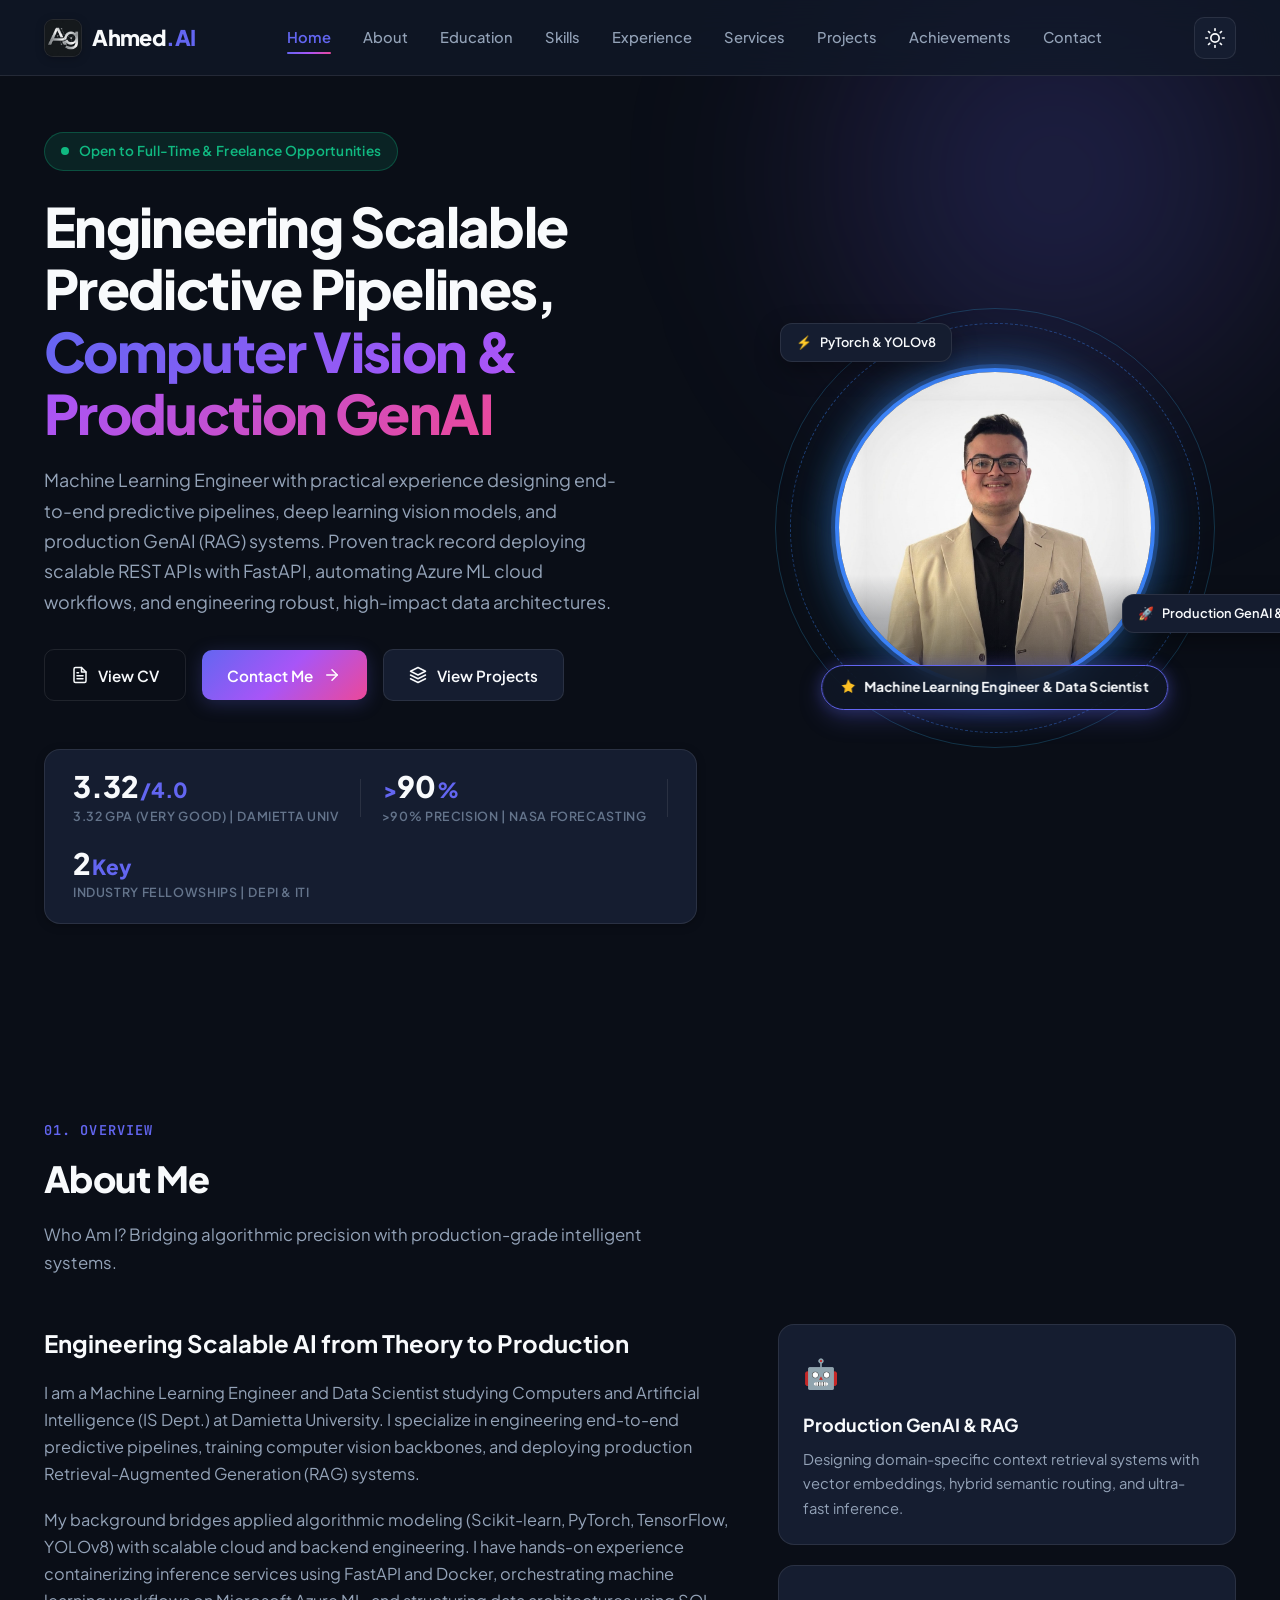
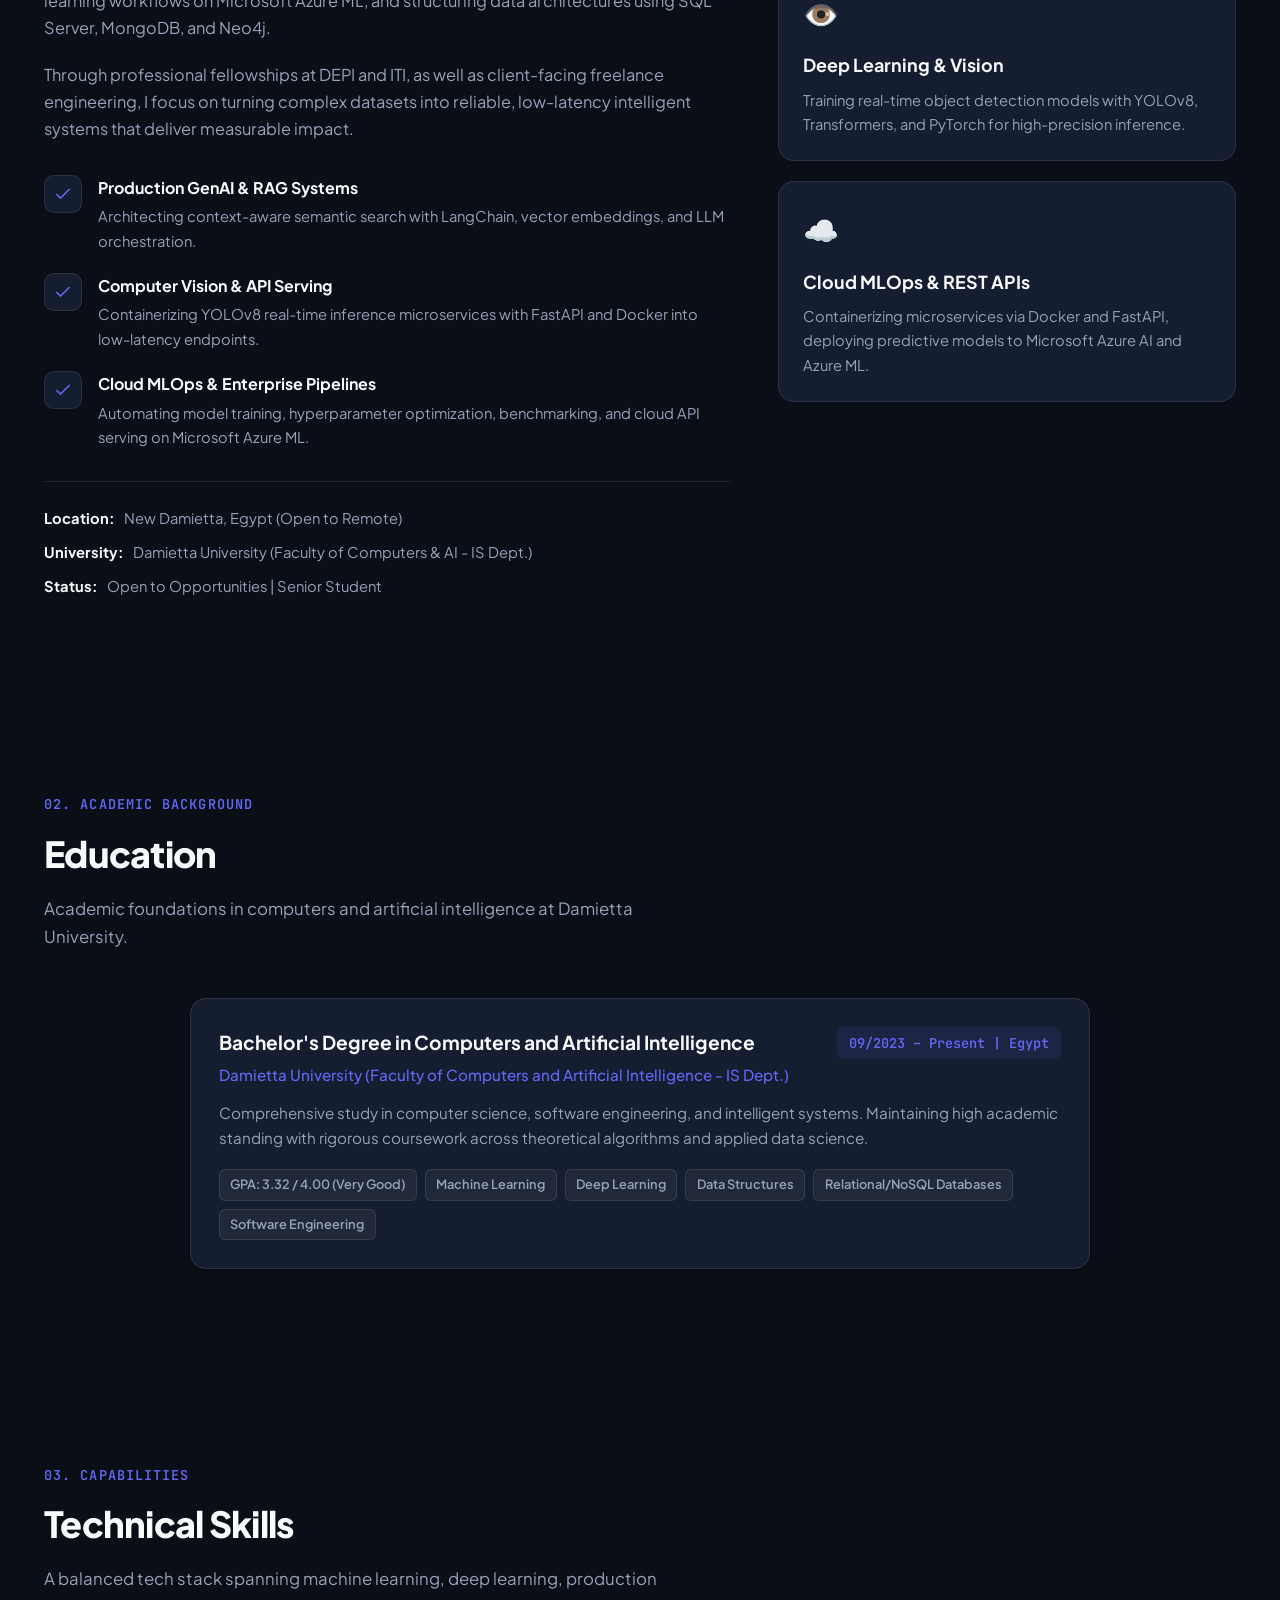
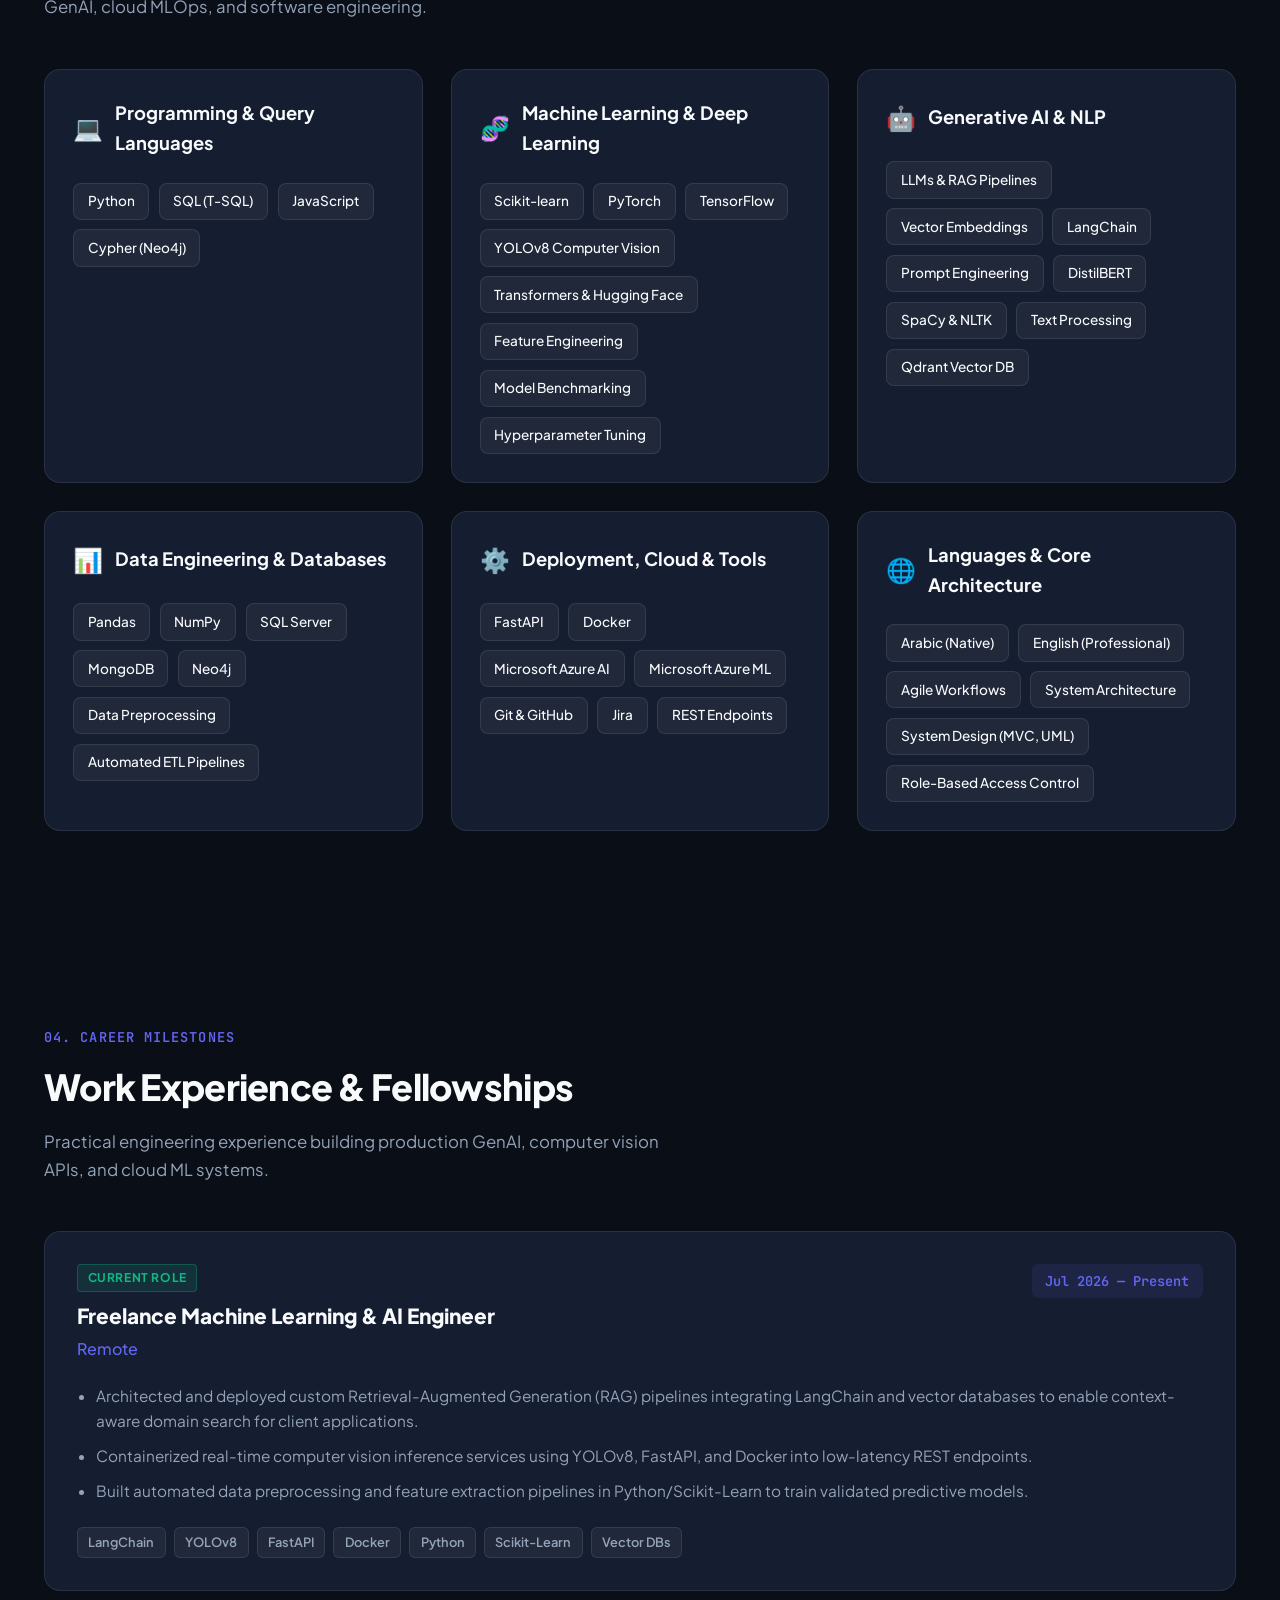
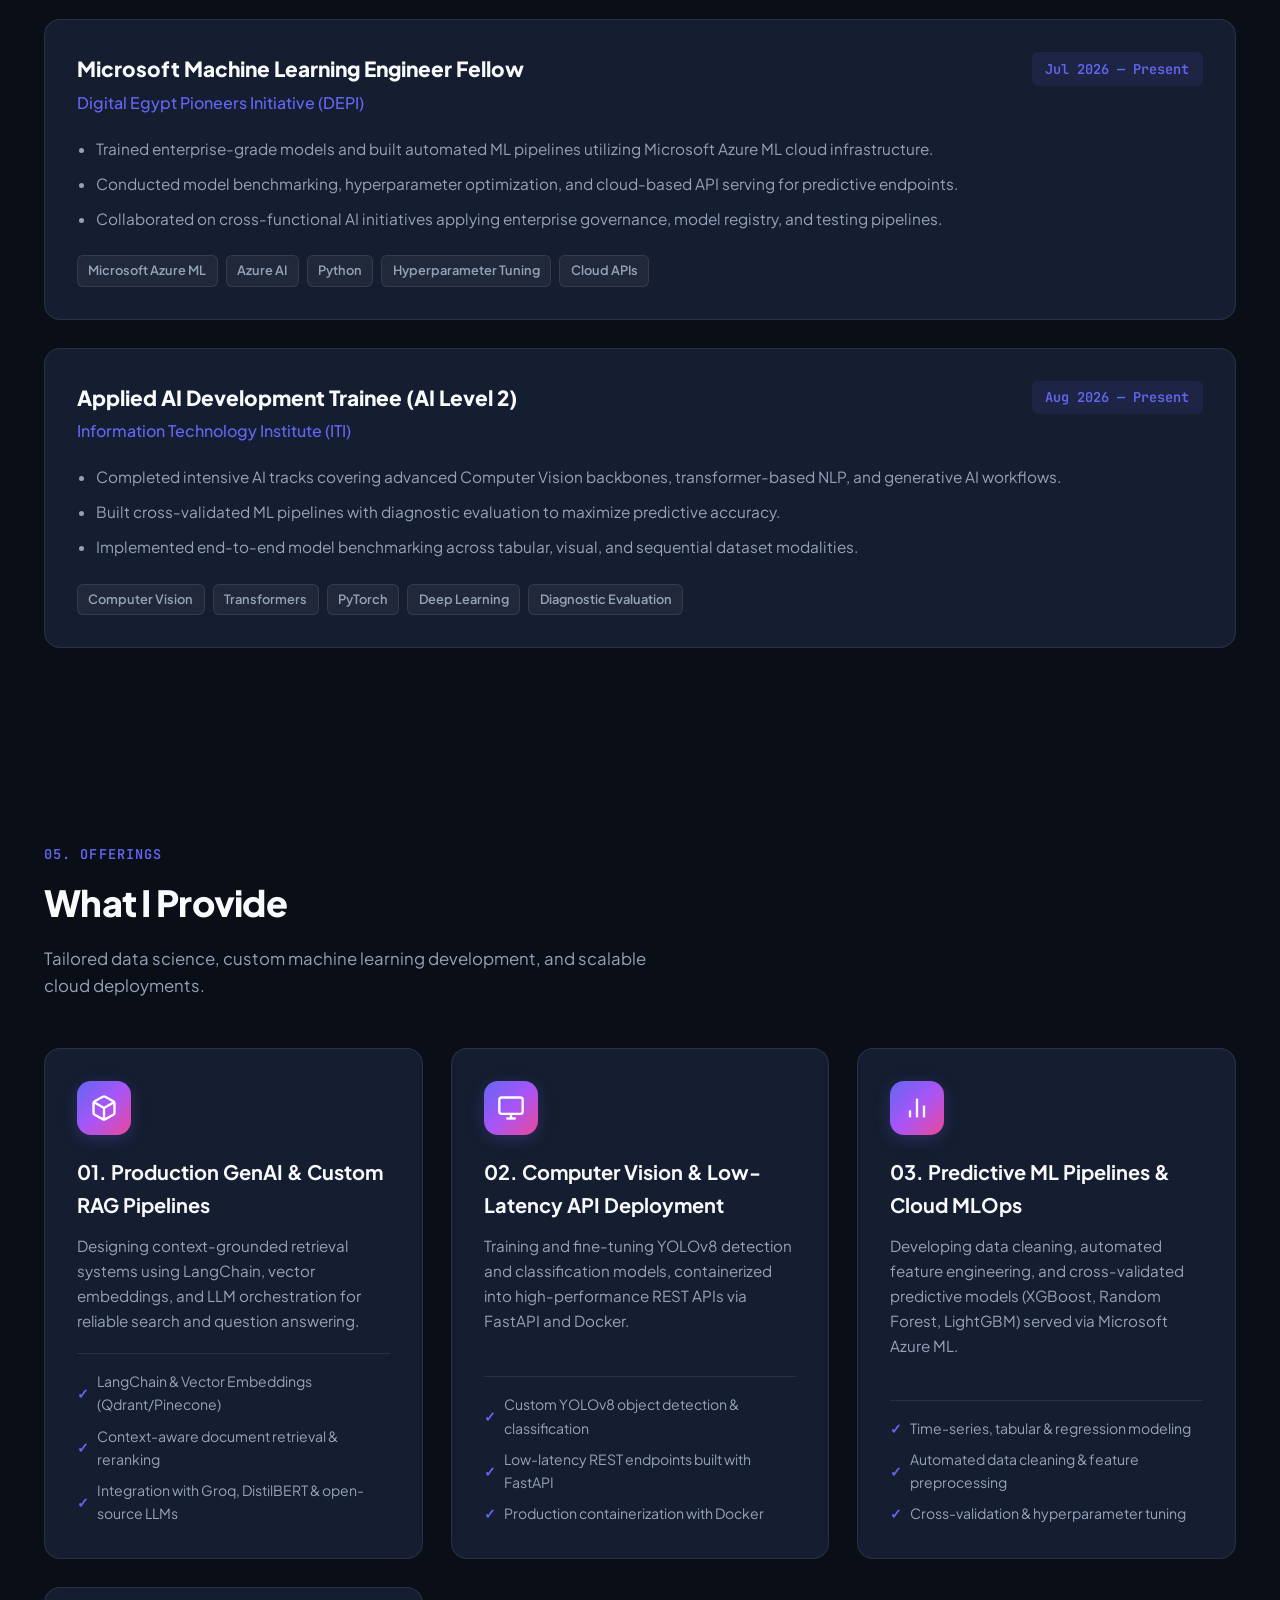
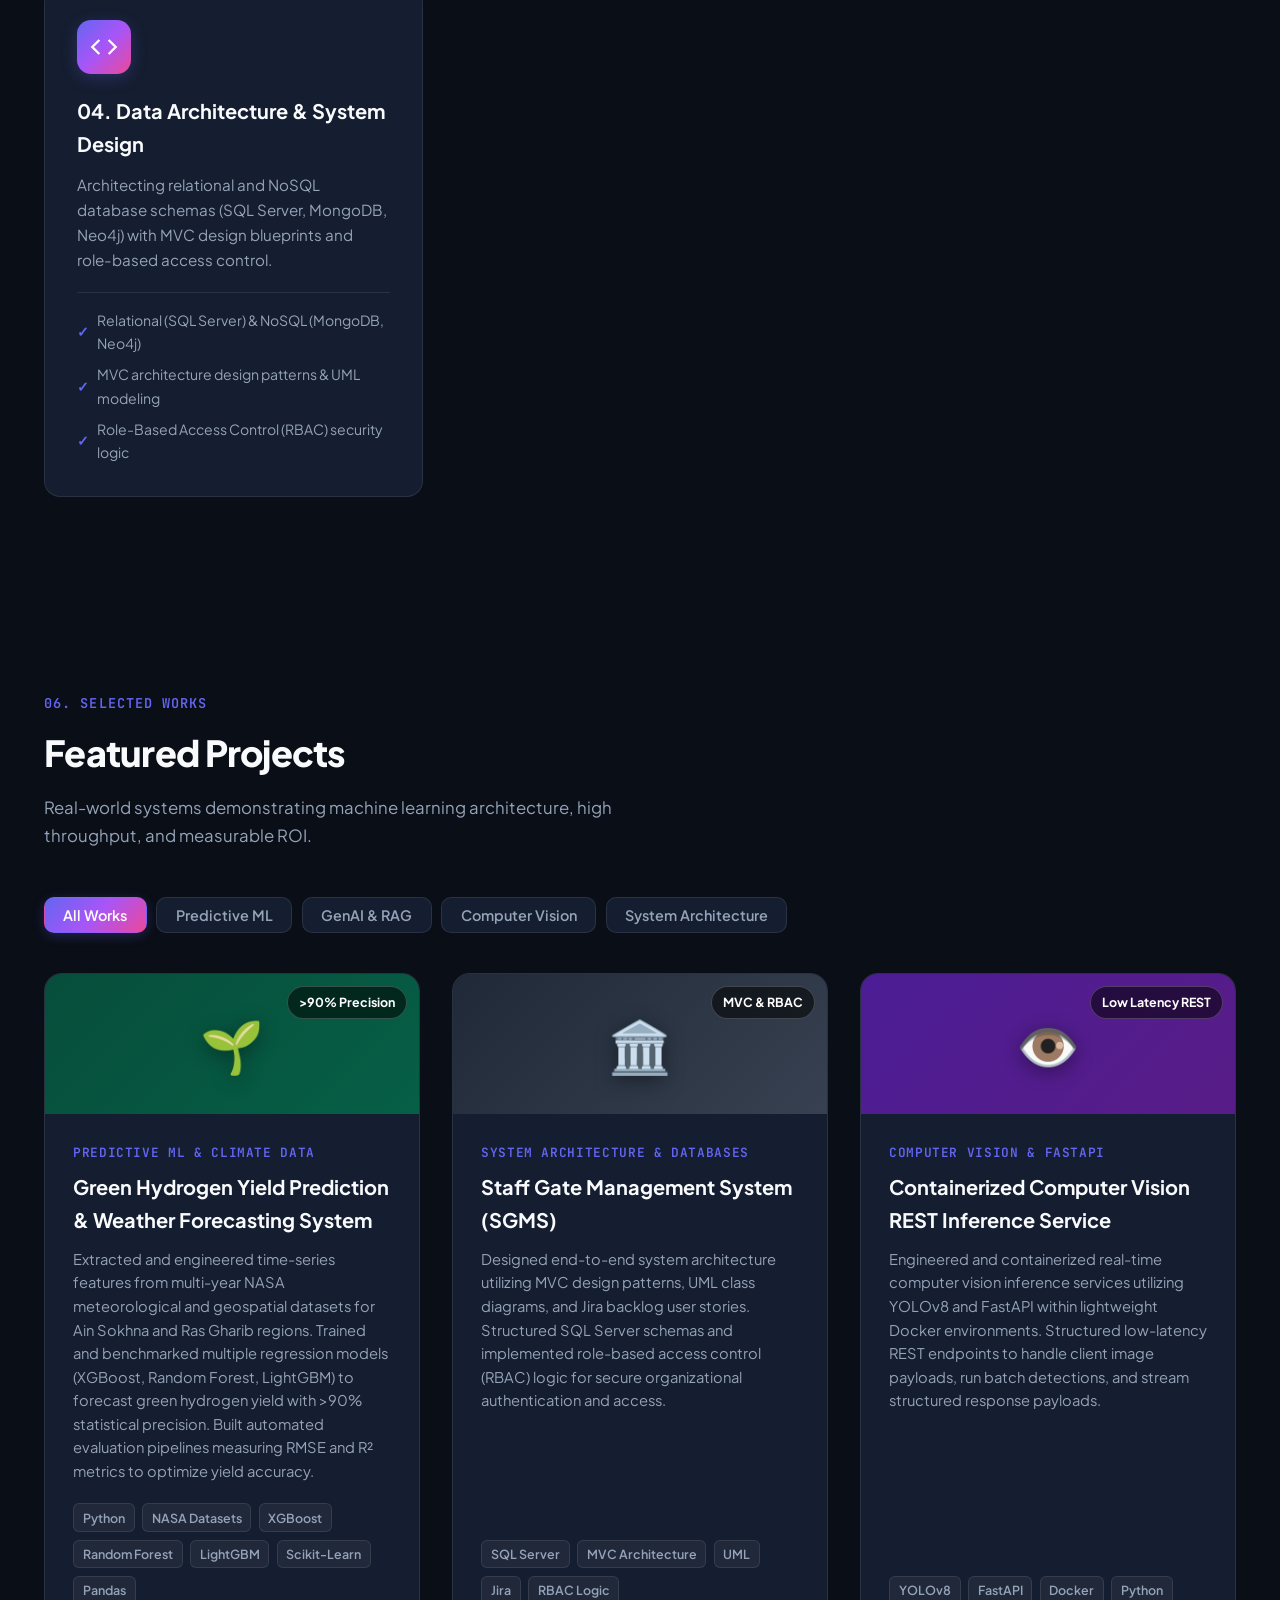
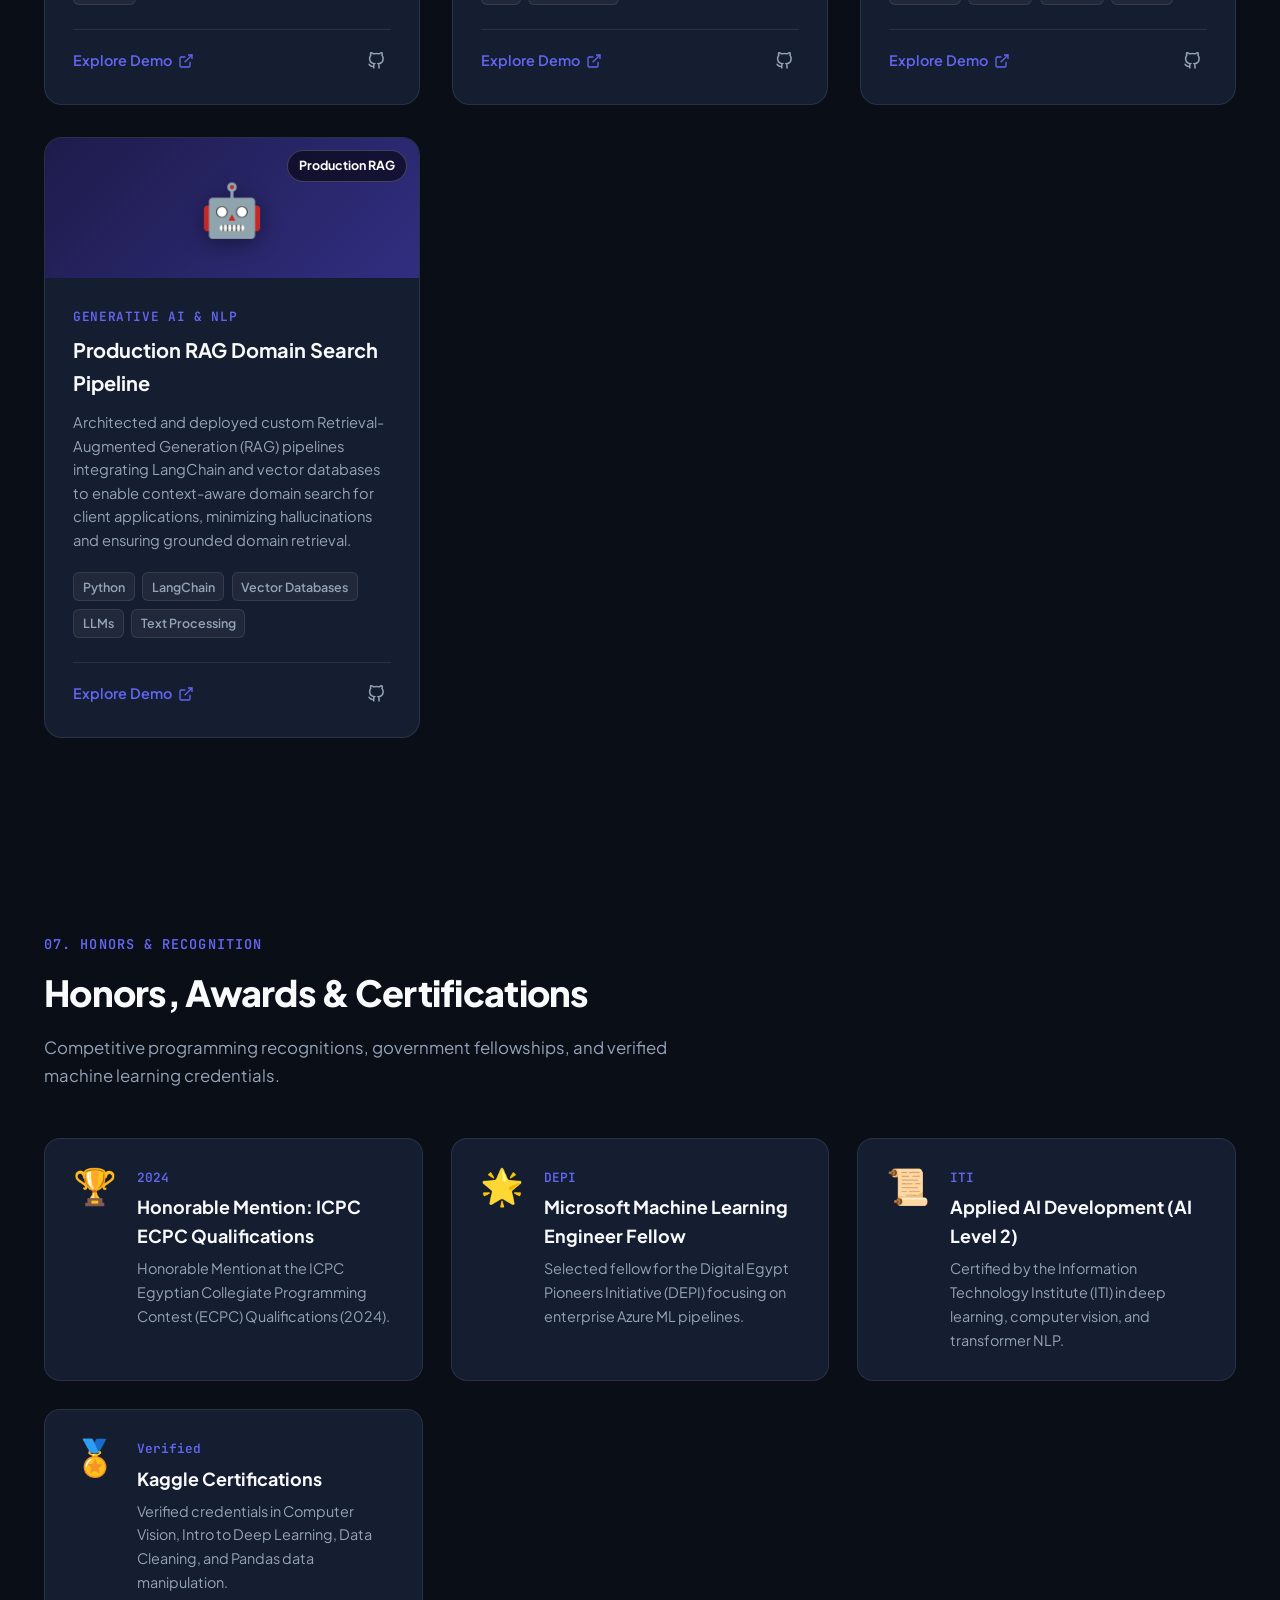
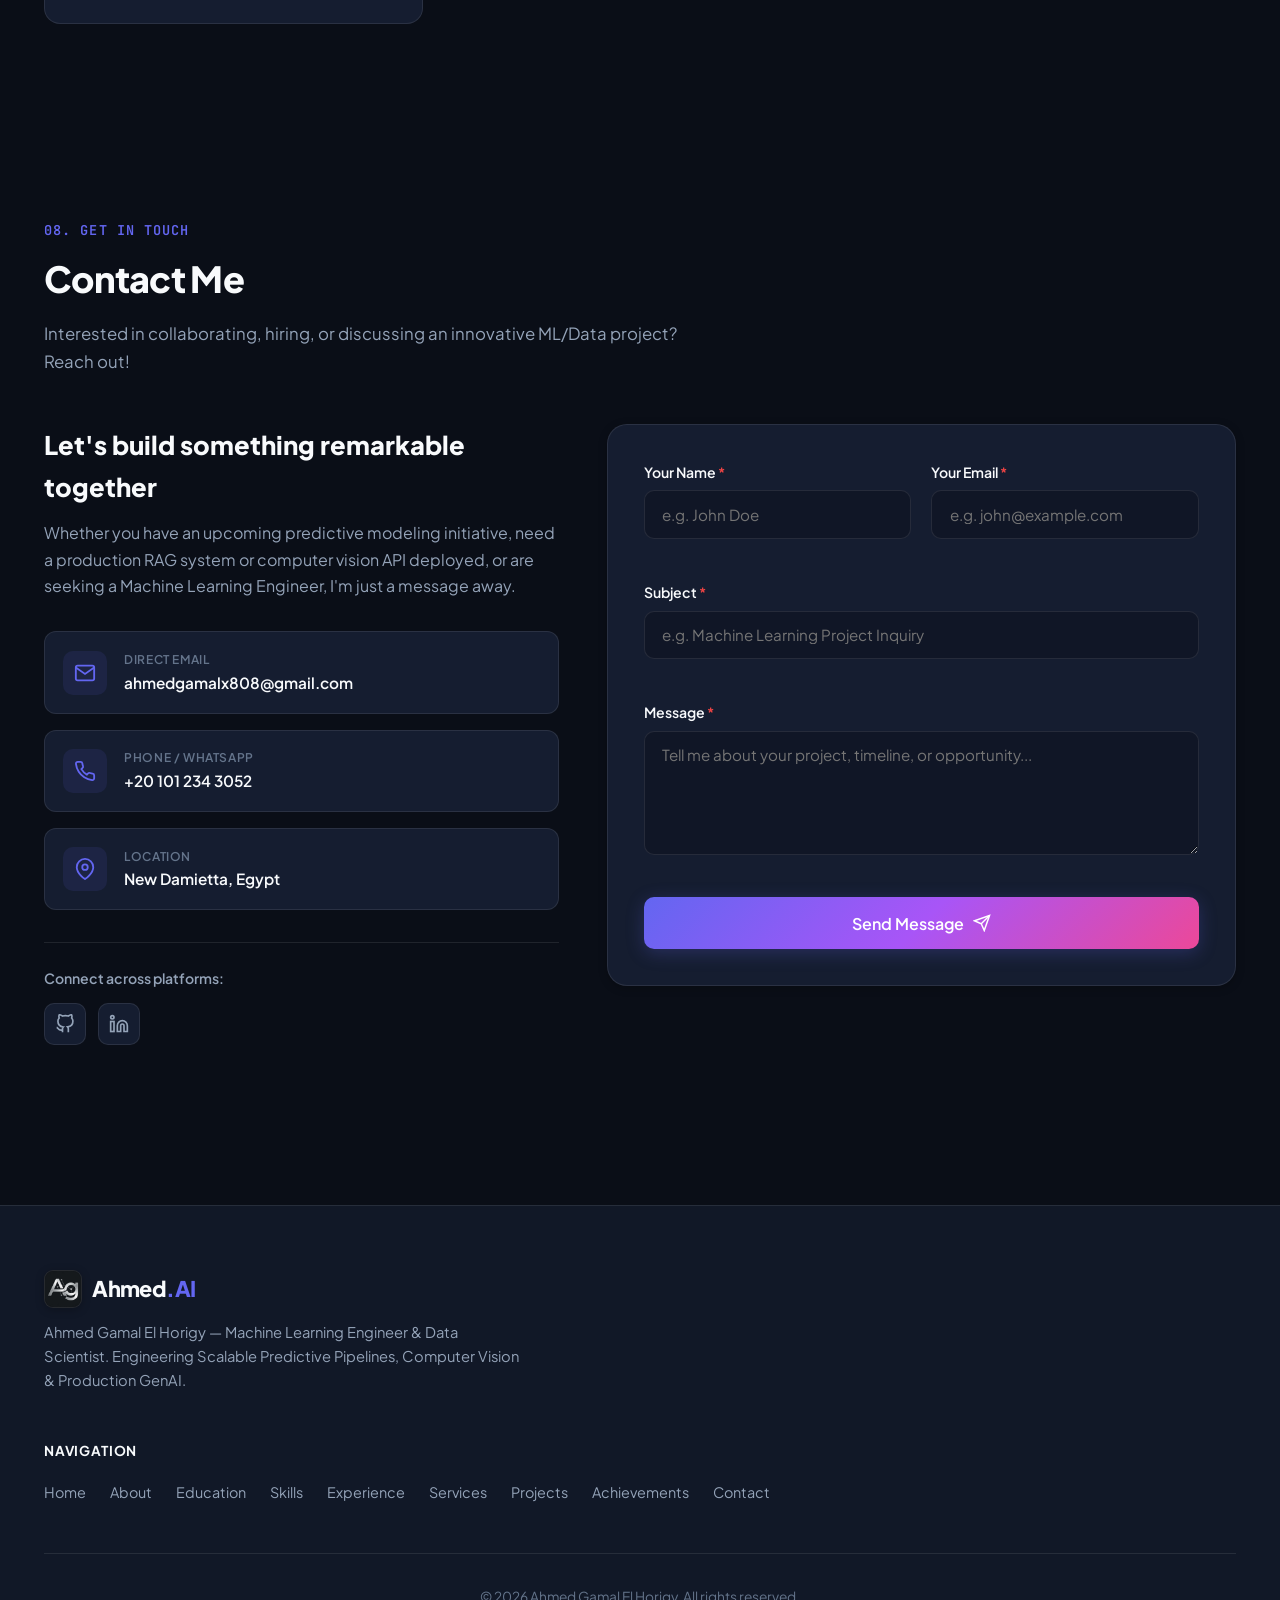
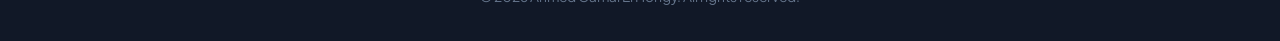
<file: index_light.html>
<!DOCTYPE html>
<html lang="en" data-theme="light">

<head>
  <meta charset="UTF-8">
  <meta name="viewport" content="width=device-width, initial-scale=1.0">
  <meta name="description"
    content="Portfolio of Ahmed Gamal El Horigy - Machine Learning Engineer & Data Scientist specializing in Deep Learning, Computer Vision, and Production GenAI (RAG).">
  <meta name="keywords"
    content="Ahmed Gamal El Horigy, Machine Learning Engineer, Data Scientist, Generative AI, RAG, Computer Vision, YOLOv8, PyTorch, Azure ML, FastAPI">
  <title>Ahmed Gamal El Horigy | Machine Learning Engineer &amp; Data Scientist</title>
  <link rel="preconnect" href="https://fonts.googleapis.com">
  <link rel="preconnect" href="https://fonts.gstatic.com" crossorigin>
  <link
    href="https://fonts.googleapis.com/css2?family=Plus+Jakarta+Sans:wght@300;400;500;600;700;800&family=JetBrains+Mono:wght@400;500;600&display=swap"
    rel="stylesheet">
  <link rel="stylesheet" href="style.css">
  <link rel="icon" type="image/png" href="images/favicon.png">
  <link rel="apple-touch-icon" href="images/logo-icon.png">
</head>

<body>
  <!-- Fixed Top Navigation Header -->
  <header class="header" id="navbar">
    <div class="nav-container">
      <a href="#home" class="brand-logo" aria-label="Ahmed.AI Home">
        <span class="logo-icon">
          <img src="images/logo-icon.png" alt="Ahmed.AI Logo">
        </span>
        <span class="logo-text">Ahmed<span class="accent-dot">.AI</span></span>
      </a>

      <!-- Desktop Navigation Menu -->
      <nav class="nav-menu" id="navMenu" aria-label="Primary Navigation">
        <ul class="nav-list">
          <li class="nav-item"><a href="#home" class="nav-link active">Home</a></li>
          <li class="nav-item"><a href="#about" class="nav-link">About</a></li>
          <li class="nav-item"><a href="#education" class="nav-link">Education</a></li>
          <li class="nav-item"><a href="#skills" class="nav-link">Skills</a></li>
          <li class="nav-item"><a href="#experience" class="nav-link">Experience</a></li>
          <li class="nav-item"><a href="#services" class="nav-link">Services</a></li>
          <li class="nav-item"><a href="#projects" class="nav-link">Projects</a></li>
          <li class="nav-item"><a href="#achievements" class="nav-link">Achievements</a></li>
          <li class="nav-item"><a href="#contact" class="nav-link">Contact</a></li>
        </ul>
      </nav>

      <!-- Right Header Actions (Theme Toggle & Mobile Menu) -->
      <div class="nav-actions">
        <button class="theme-toggle-btn" id="themeToggle" aria-label="Toggle dark/light theme" title="Toggle theme">
          <span class="icon-sun">
            <svg viewBox="0 0 24 24" width="20" height="20" fill="none" stroke="currentColor" stroke-width="2"
              stroke-linecap="round" stroke-linejoin="round">
              <circle cx="12" cy="12" r="5"></circle>
              <line x1="12" y1="1" x2="12" y2="3"></line>
              <line x1="12" y1="21" x2="12" y2="23"></line>
              <line x1="4.22" y1="4.22" x2="5.64" y2="5.64"></line>
              <line x1="18.36" y1="18.36" x2="19.78" y2="19.78"></line>
              <line x1="1" y1="12" x2="3" y2="12"></line>
              <line x1="21" y1="12" x2="23" y2="12"></line>
              <line x1="4.22" y1="19.78" x2="5.64" y2="18.36"></line>
              <line x1="18.36" y1="5.64" x2="19.78" y2="4.22"></line>
            </svg>
          </span>
          <span class="icon-moon">
            <svg viewBox="0 0 24 24" width="20" height="20" fill="none" stroke="currentColor" stroke-width="2"
              stroke-linecap="round" stroke-linejoin="round">
              <path d="M21 12.79A9 9 0 1 1 11.21 3 7 7 0 0 0 21 12.79z"></path>
            </svg>
          </span>
        </button>

        <button class="mobile-toggle-btn" id="mobileMenuBtn" aria-label="Toggle navigation menu" aria-expanded="false">
          <span class="hamburger-line"></span>
          <span class="hamburger-line"></span>
          <span class="hamburger-line"></span>
        </button>
      </div>
    </div>
  </header>

  <main>
    <!-- SECTION 1: HOME (HERO) -->
    <section class="hero-section" id="home">
      <div class="hero-background-glow"></div>
      <div class="container hero-container">
        <!-- Left Column -->
        <div class="hero-content">
          <!-- Badge Headline -->
          <div class="status-badge" role="status">
            <span class="pulse-dot"></span>
            <span class="status-text">Open to Full-Time &amp; Freelance Opportunities</span>
          </div>

          <!-- Main Headline -->
          <h1 class="hero-headline">
            Engineering Scalable Predictive Pipelines, <span class="gradient-text">Computer Vision &amp; Production GenAI</span>
          </h1>

          <!-- Short Bio Tagline -->
          <p class="hero-tagline">
            Machine Learning Engineer with practical experience designing end-to-end predictive pipelines, deep learning
            vision models, and production GenAI (RAG) systems. Proven track record deploying scalable REST APIs with
            FastAPI, automating Azure ML cloud workflows, and engineering robust, high-impact data architectures.
          </p>

          <!-- 3 Primary CTA Action Buttons -->
          <div class="hero-actions">
            <a href="https://drive.google.com/file/d/19X3UrcHAxvXtReW5MlMxgAq0hZ3FQ80G/view?usp=drive_link" target="_blank"
              rel="noopener noreferrer" class="btn btn-outline" id="viewCvBtn">
              <svg viewBox="0 0 24 24" width="18" height="18" fill="none" stroke="currentColor" stroke-width="2"
                stroke-linecap="round" stroke-linejoin="round">
                <path d="M14 2H6a2 2 0 0 0-2 2v16a2 2 0 0 0 2 2h12a2 2 0 0 0 2-2V8z"></path>
                <polyline points="14 2 14 8 20 8"></polyline>
                <line x1="16" y1="13" x2="8" y2="13"></line>
                <line x1="16" y1="17" x2="8" y2="17"></line>
                <polyline points="10 9 9 9 8 9"></polyline>
              </svg>
              <span>View CV</span>
            </a>
            <a href="#contact" class="btn btn-primary">
              <span>Contact Me</span>
              <svg viewBox="0 0 24 24" width="18" height="18" fill="none" stroke="currentColor" stroke-width="2"
                stroke-linecap="round" stroke-linejoin="round">
                <line x1="5" y1="12" x2="19" y2="12"></line>
                <polyline points="12 5 19 12 12 19"></polyline>
              </svg>
            </a>
            <a href="#projects" class="btn btn-secondary">
              <svg viewBox="0 0 24 24" width="18" height="18" fill="none" stroke="currentColor" stroke-width="2"
                stroke-linecap="round" stroke-linejoin="round">
                <polygon points="12 2 2 7 12 12 22 7 12 2"></polygon>
                <polyline points="2 17 12 22 22 17"></polyline>
                <polyline points="2 12 12 17 22 12"></polyline>
              </svg>
              <span>View Projects</span>
            </a>
          </div>

          <!-- Key Metric Counter Banner -->
          <div class="hero-metrics-banner">
            <div class="metric-card">
              <div class="metric-number"><span class="counter" data-target="3.32">0.00</span><span
                  class="plus">/4.0</span></div>
              <div class="metric-label">3.32 GPA (Very Good) | Damietta Univ</div>
            </div>
            <div class="metric-divider"></div>
            <div class="metric-card">
              <div class="metric-number"><span class="plus">&gt;</span><span class="counter"
                  data-target="90">0</span><span class="percent">%</span></div>
              <div class="metric-label">&gt;90% Precision | NASA Forecasting</div>
            </div>
            <div class="metric-divider"></div>
            <div class="metric-card">
              <div class="metric-number"><span class="counter" data-target="2">0</span><span class="plus"> Key</span>
              </div>
              <div class="metric-label">Industry Fellowships | DEPI &amp; ITI</div>
            </div>
          </div>
        </div>

        <!-- Right Column: Featured Circular Profile Card -->
        <div class="hero-visual">
          <div class="profile-card-wrapper">
            <div class="halo-ring halo-ring-1"></div>
            <div class="halo-ring halo-ring-2"></div>

            <div class="circular-profile-card">
              <img src="images/profile.jpg" alt="Ahmed Gamal El Horigy - Machine Learning Engineer &amp; Data Scientist"
                class="profile-photo" loading="eager">
              <div class="profile-mesh-overlay"></div>
            </div>

            <!-- Glowing Badge Overlay for Target Title -->
            <div class="glowing-badge-overlay">
              <div class="badge-sparkle">
                <svg viewBox="0 0 24 24" width="16" height="16" fill="currentColor">
                  <path
                    d="M12 0l3.09 6.26L22 9.27l-5 4.87 1.18 6.88L12 17.77l-6.18 3.25L7 14.14 2 9.27l6.91-1.01L12 0z" />
                </svg>
              </div>
              <span class="badge-title-text">Machine Learning Engineer &amp; Data Scientist</span>
            </div>

            <!-- Floating Tech Indicator Chips -->
            <div class="floating-chip chip-top-left">
              <span class="chip-icon">⚡</span>
              <span>PyTorch &amp; YOLOv8</span>
            </div>
            <div class="floating-chip chip-bottom-right">
              <span class="chip-icon">🚀</span>
              <span>Production GenAI &amp; RAG</span>
            </div>
          </div>
        </div>
      </div>
    </section>

    <!-- SECTION 2: ABOUT -->
    <section class="section about-section" id="about">
      <div class="container">
        <div class="section-header">
          <div class="section-tag">01. Overview</div>
          <h2 class="section-title">About Me</h2>
          <p class="section-subtitle">Who Am I? Bridging algorithmic precision with production-grade intelligent
            systems.</p>
        </div>

        <div class="about-grid">
          <div class="about-narrative">
            <h3 class="narrative-heading">Engineering Scalable AI from Theory to Production</h3>
            <p>
              I am a Machine Learning Engineer and Data Scientist studying Computers and Artificial Intelligence (IS Dept.) at Damietta University. I specialize in engineering end-to-end predictive pipelines, training computer vision backbones, and deploying production Retrieval-Augmented Generation (RAG) systems.
            </p>
            <p>
              My background bridges applied algorithmic modeling (Scikit-learn, PyTorch, TensorFlow, YOLOv8) with scalable cloud and backend engineering. I have hands-on experience containerizing inference services using FastAPI and Docker, orchestrating machine learning workflows on Microsoft Azure ML, and structuring data architectures using SQL Server, MongoDB, and Neo4j.
            </p>
            <p>
              Through professional fellowships at DEPI and ITI, as well as client-facing freelance engineering, I focus on turning complex datasets into reliable, low-latency intelligent systems that deliver measurable impact.
            </p>

            <div class="about-key-highlights">
              <div class="highlight-item">
                <div class="highlight-icon">
                  <svg viewBox="0 0 24 24" width="20" height="20" fill="none" stroke="currentColor" stroke-width="2">
                    <polyline points="20 6 9 17 4 12"></polyline>
                  </svg>
                </div>
                <div>
                  <strong>Production GenAI &amp; RAG Systems</strong>
                  <p>Architecting context-aware semantic search with LangChain, vector embeddings, and LLM orchestration.</p>
                </div>
              </div>
              <div class="highlight-item">
                <div class="highlight-icon">
                  <svg viewBox="0 0 24 24" width="20" height="20" fill="none" stroke="currentColor" stroke-width="2">
                    <polyline points="20 6 9 17 4 12"></polyline>
                  </svg>
                </div>
                <div>
                  <strong>Computer Vision &amp; API Serving</strong>
                  <p>Containerizing YOLOv8 real-time inference microservices with FastAPI and Docker into low-latency endpoints.</p>
                </div>
              </div>
              <div class="highlight-item">
                <div class="highlight-icon">
                  <svg viewBox="0 0 24 24" width="20" height="20" fill="none" stroke="currentColor" stroke-width="2">
                    <polyline points="20 6 9 17 4 12"></polyline>
                  </svg>
                </div>
                <div>
                  <strong>Cloud MLOps &amp; Enterprise Pipelines</strong>
                  <p>Automating model training, hyperparameter optimization, benchmarking, and cloud API serving on Microsoft Azure ML.</p>
                </div>
              </div>
            </div>

            <div class="about-meta-row">
              <div class="meta-item"><span class="meta-label">Location:</span> New Damietta, Egypt (Open to Remote)
              </div>
              <div class="meta-item"><span class="meta-label">University:</span> Damietta University (Faculty of
                Computers &amp; AI - IS Dept.)</div>
              <div class="meta-item"><span class="meta-label">Status:</span> Open to Opportunities | Senior Student
              </div>
            </div>
          </div>

          <div class="about-cards-column">
            <div class="feature-card">
              <div class="feature-card-icon">🤖</div>
              <h4>Production GenAI &amp; RAG</h4>
              <p>Designing domain-specific context retrieval systems with vector embeddings, hybrid semantic routing,
                and ultra-fast inference.</p>
            </div>
            <div class="feature-card">
              <div class="feature-card-icon">👁️</div>
              <h4>Deep Learning &amp; Vision</h4>
              <p>Training real-time object detection models with YOLOv8, Transformers, and PyTorch for high-precision
                inference.</p>
            </div>
            <div class="feature-card">
              <div class="feature-card-icon">☁️</div>
              <h4>Cloud MLOps &amp; REST APIs</h4>
              <p>Containerizing microservices via Docker and FastAPI, deploying predictive models to Microsoft Azure AI
                and Azure ML.</p>
            </div>
          </div>
        </div>
      </div>
    </section>

    <!-- SECTION 3: EDUCATION -->
    <section class="section education-section" id="education">
      <div class="container">
        <div class="section-header">
          <div class="section-tag">02. Academic Background</div>
          <h2 class="section-title">Education</h2>
          <p class="section-subtitle">Academic foundations in computers and artificial intelligence at Damietta University.</p>
        </div>

        <div class="timeline timeline-single">
          <!-- Item 1: University -->
          <div class="timeline-item">
            <div class="timeline-dot"></div>
            <div class="timeline-content">
              <div class="timeline-header">
                <div>
                  <h3 class="degree-title">Bachelor's Degree in Computers and Artificial Intelligence</h3>
                  <h4 class="institution-name">Damietta University (Faculty of Computers and Artificial Intelligence - IS Dept.)</h4>
                </div>
                <span class="timeline-date">09/2023 – Present | Egypt</span>
              </div>
              <p class="timeline-description">
                Comprehensive study in computer science, software engineering, and intelligent systems. Maintaining high
                academic standing with rigorous coursework across theoretical algorithms and applied data science.
              </p>
              <div class="timeline-tags">
                <span class="tag">GPA: 3.32 / 4.00 (Very Good)</span>
                <span class="tag">Machine Learning</span>
                <span class="tag">Deep Learning</span>
                <span class="tag">Data Structures</span>
                <span class="tag">Relational/NoSQL Databases</span>
                <span class="tag">Software Engineering</span>
              </div>
            </div>
          </div>
        </div>
      </div>
    </section>

    <!-- SECTION 4: SKILLS -->
    <section class="section skills-section" id="skills">
      <div class="container">
        <div class="section-header">
          <div class="section-tag">03. Capabilities</div>
          <h2 class="section-title">Technical Skills</h2>
          <p class="section-subtitle">A balanced tech stack spanning machine learning, deep learning, production GenAI,
            cloud MLOps, and software engineering.</p>
        </div>

        <div class="skills-grid">
          <!-- Category 1 -->
          <div class="skill-category-card">
            <div class="category-header">
              <div class="category-icon">💻</div>
              <h3 class="category-name">Programming &amp; Query Languages</h3>
            </div>
            <div class="skill-badges-container">
              <span class="skill-badge">Python</span>
              <span class="skill-badge">SQL (T-SQL)</span>
              <span class="skill-badge">JavaScript</span>
              <span class="skill-badge">Cypher (Neo4j)</span>
            </div>
          </div>

          <!-- Category 2 -->
          <div class="skill-category-card">
            <div class="category-header">
              <div class="category-icon">🧬</div>
              <h3 class="category-name">Machine Learning &amp; Deep Learning</h3>
            </div>
            <div class="skill-badges-container">
              <span class="skill-badge">Scikit-learn</span>
              <span class="skill-badge">PyTorch</span>
              <span class="skill-badge">TensorFlow</span>
              <span class="skill-badge">YOLOv8 Computer Vision</span>
              <span class="skill-badge">Transformers &amp; Hugging Face</span>
              <span class="skill-badge">Feature Engineering</span>
              <span class="skill-badge">Model Benchmarking</span>
              <span class="skill-badge">Hyperparameter Tuning</span>
            </div>
          </div>

          <!-- Category 3 -->
          <div class="skill-category-card">
            <div class="category-header">
              <div class="category-icon">🤖</div>
              <h3 class="category-name">Generative AI &amp; NLP</h3>
            </div>
            <div class="skill-badges-container">
              <span class="skill-badge">LLMs &amp; RAG Pipelines</span>
              <span class="skill-badge">Vector Embeddings</span>
              <span class="skill-badge">LangChain</span>
              <span class="skill-badge">Prompt Engineering</span>
              <span class="skill-badge">DistilBERT</span>
              <span class="skill-badge">SpaCy &amp; NLTK</span>
              <span class="skill-badge">Text Processing</span>
              <span class="skill-badge">Qdrant Vector DB</span>
            </div>
          </div>

          <!-- Category 4 -->
          <div class="skill-category-card">
            <div class="category-header">
              <div class="category-icon">📊</div>
              <h3 class="category-name">Data Engineering &amp; Databases</h3>
            </div>
            <div class="skill-badges-container">
              <span class="skill-badge">Pandas</span>
              <span class="skill-badge">NumPy</span>
              <span class="skill-badge">SQL Server</span>
              <span class="skill-badge">MongoDB</span>
              <span class="skill-badge">Neo4j</span>
              <span class="skill-badge">Data Preprocessing</span>
              <span class="skill-badge">Automated ETL Pipelines</span>
            </div>
          </div>

          <!-- Category 5 -->
          <div class="skill-category-card">
            <div class="category-header">
              <div class="category-icon">⚙️</div>
              <h3 class="category-name">Deployment, Cloud &amp; Tools</h3>
            </div>
            <div class="skill-badges-container">
              <span class="skill-badge">FastAPI</span>
              <span class="skill-badge">Docker</span>
              <span class="skill-badge">Microsoft Azure AI</span>
              <span class="skill-badge">Microsoft Azure ML</span>
              <span class="skill-badge">Git &amp; GitHub</span>
              <span class="skill-badge">Jira</span>
              <span class="skill-badge">REST Endpoints</span>
            </div>
          </div>

          <!-- Category 6 -->
          <div class="skill-category-card">
            <div class="category-header">
              <div class="category-icon">🌐</div>
              <h3 class="category-name">Languages &amp; Core Architecture</h3>
            </div>
            <div class="skill-badges-container">
              <span class="skill-badge">Arabic (Native)</span>
              <span class="skill-badge">English (Professional)</span>
              <span class="skill-badge">Agile Workflows</span>
              <span class="skill-badge">System Architecture</span>
              <span class="skill-badge">System Design (MVC, UML)</span>
              <span class="skill-badge">Role-Based Access Control</span>
            </div>
          </div>
        </div>
      </div>
    </section>

    <!-- SECTION 5: EXPERIENCE -->
    <section class="section experience-section" id="experience">
      <div class="container">
        <div class="section-header">
          <div class="section-tag">04. Career Milestones</div>
          <h2 class="section-title">Work Experience &amp; Fellowships</h2>
          <p class="section-subtitle">Practical engineering experience building production GenAI, computer vision APIs,
            and cloud ML systems.</p>
        </div>

        <div class="experience-list">
          <!-- Experience 1 -->
          <div class="exp-card">
            <div class="exp-card-header">
              <div class="exp-company-group">
                <span class="exp-badge">Current Role</span>
                <h3 class="exp-role">Freelance Machine Learning &amp; AI Engineer</h3>
                <h4 class="exp-company">Remote</h4>
              </div>
              <span class="exp-duration">Jul 2026 — Present</span>
            </div>
            <ul class="exp-points">
              <li>Architected and deployed custom Retrieval-Augmented Generation (RAG) pipelines integrating LangChain
                and vector databases to enable context-aware domain search for client applications.</li>
              <li>Containerized real-time computer vision inference services using YOLOv8, FastAPI, and Docker into
                low-latency REST endpoints.</li>
              <li>Built automated data preprocessing and feature extraction pipelines in Python/Scikit-Learn to train
                validated predictive models.</li>
            </ul>
            <div class="exp-tech-stack">
              <span>LangChain</span>
              <span>YOLOv8</span>
              <span>FastAPI</span>
              <span>Docker</span>
              <span>Python</span>
              <span>Scikit-Learn</span>
              <span>Vector DBs</span>
            </div>
          </div>

          <!-- Experience 2 -->
          <div class="exp-card">
            <div class="exp-card-header">
              <div class="exp-company-group">
                <h3 class="exp-role">Microsoft Machine Learning Engineer Fellow</h3>
                <h4 class="exp-company">Digital Egypt Pioneers Initiative (DEPI)</h4>
              </div>
              <span class="exp-duration">Jul 2026 — Present</span>
            </div>
            <ul class="exp-points">
              <li>Trained enterprise-grade models and built automated ML pipelines utilizing Microsoft Azure ML cloud
                infrastructure.</li>
              <li>Conducted model benchmarking, hyperparameter optimization, and cloud-based API serving for predictive
                endpoints.</li>
              <li>Collaborated on cross-functional AI initiatives applying enterprise governance, model registry, and
                testing pipelines.</li>
            </ul>
            <div class="exp-tech-stack">
              <span>Microsoft Azure ML</span>
              <span>Azure AI</span>
              <span>Python</span>
              <span>Hyperparameter Tuning</span>
              <span>Cloud APIs</span>
            </div>
          </div>

          <!-- Experience 3 -->
          <div class="exp-card">
            <div class="exp-card-header">
              <div class="exp-company-group">
                <h3 class="exp-role">Applied AI Development Trainee (AI Level 2)</h3>
                <h4 class="exp-company">Information Technology Institute (ITI)</h4>
              </div>
              <span class="exp-duration">Aug 2026 — Present</span>
            </div>
            <ul class="exp-points">
              <li>Completed intensive AI tracks covering advanced Computer Vision backbones, transformer-based NLP, and
                generative AI workflows.</li>
              <li>Built cross-validated ML pipelines with diagnostic evaluation to maximize predictive accuracy.</li>
              <li>Implemented end-to-end model benchmarking across tabular, visual, and sequential dataset modalities.
              </li>
            </ul>
            <div class="exp-tech-stack">
              <span>Computer Vision</span>
              <span>Transformers</span>
              <span>PyTorch</span>
              <span>Deep Learning</span>
              <span>Diagnostic Evaluation</span>
            </div>
          </div>
        </div>
      </div>
    </section>

    <!-- SECTION 6: SERVICES -->
    <section class="section services-section" id="services">
      <div class="container">
        <div class="section-header">
          <div class="section-tag">05. Offerings</div>
          <h2 class="section-title">What I Provide</h2>
          <p class="section-subtitle">Tailored data science, custom machine learning development, and scalable cloud
            deployments.</p>
        </div>

        <div class="services-grid">
          <!-- Service 1 -->
          <div class="service-card">
            <div class="service-icon-box">
              <svg viewBox="0 0 24 24" width="28" height="28" fill="none" stroke="currentColor" stroke-width="2">
                <path
                  d="M21 16V8a2 2 0 0 0-1-1.73l-7-4a2 2 0 0 0-2 0l-7 4A2 2 0 0 0 3 8v8a2 2 0 0 0 1 1.73l7 4a2 2 0 0 0 2 0l7-4A2 2 0 0 0 21 16z">
                </path>
                <polyline points="3.27 6.96 12 12.01 20.73 6.96"></polyline>
                <line x1="12" y1="22.08" x2="12" y2="12"></line>
              </svg>
            </div>
            <h3 class="service-title">01. Production GenAI &amp; Custom RAG Pipelines</h3>
            <p class="service-desc">Designing context-grounded retrieval systems using LangChain, vector embeddings, and LLM orchestration for reliable search and question answering.</p>
            <ul class="service-checklist">
              <li>LangChain &amp; Vector Embeddings (Qdrant/Pinecone)</li>
              <li>Context-aware document retrieval &amp; reranking</li>
              <li>Integration with Groq, DistilBERT &amp; open-source LLMs</li>
            </ul>
          </div>

          <!-- Service 2 -->
          <div class="service-card">
            <div class="service-icon-box">
              <svg viewBox="0 0 24 24" width="28" height="28" fill="none" stroke="currentColor" stroke-width="2">
                <rect x="2" y="3" width="20" height="14" rx="2" ry="2"></rect>
                <line x1="8" y1="21" x2="16" y2="21"></line>
                <line x1="12" y1="17" x2="12" y2="21"></line>
              </svg>
            </div>
            <h3 class="service-title">02. Computer Vision &amp; Low-Latency API Deployment</h3>
            <p class="service-desc">Training and fine-tuning YOLOv8 detection and classification models, containerized into high-performance REST APIs via FastAPI and Docker.</p>
            <ul class="service-checklist">
              <li>Custom YOLOv8 object detection &amp; classification</li>
              <li>Low-latency REST endpoints built with FastAPI</li>
              <li>Production containerization with Docker</li>
            </ul>
          </div>

          <!-- Service 3 -->
          <div class="service-card">
            <div class="service-icon-box">
              <svg viewBox="0 0 24 24" width="28" height="28" fill="none" stroke="currentColor" stroke-width="2">
                <line x1="18" y1="20" x2="18" y2="10"></line>
                <line x1="12" y1="20" x2="12" y2="4"></line>
                <line x1="6" y1="20" x2="6" y2="14"></line>
              </svg>
            </div>
            <h3 class="service-title">03. Predictive ML Pipelines &amp; Cloud MLOps</h3>
            <p class="service-desc">Developing data cleaning, automated feature engineering, and cross-validated predictive models (XGBoost, Random Forest, LightGBM) served via Microsoft Azure ML.</p>
            <ul class="service-checklist">
              <li>Time-series, tabular &amp; regression modeling</li>
              <li>Automated data cleaning &amp; feature preprocessing</li>
              <li>Cross-validation &amp; hyperparameter tuning</li>
            </ul>
          </div>

          <!-- Service 4 -->
          <div class="service-card">
            <div class="service-icon-box">
              <svg viewBox="0 0 24 24" width="28" height="28" fill="none" stroke="currentColor" stroke-width="2">
                <polyline points="16 18 22 12 16 6"></polyline>
                <polyline points="8 6 2 12 8 18"></polyline>
              </svg>
            </div>
            <h3 class="service-title">04. Data Architecture &amp; System Design</h3>
            <p class="service-desc">Architecting relational and NoSQL database schemas (SQL Server, MongoDB, Neo4j) with MVC design blueprints and role-based access control.</p>
            <ul class="service-checklist">
              <li>Relational (SQL Server) &amp; NoSQL (MongoDB, Neo4j)</li>
              <li>MVC architecture design patterns &amp; UML modeling</li>
              <li>Role-Based Access Control (RBAC) security logic</li>
            </ul>
          </div>
        </div>
      </div>
    </section>

    <!-- SECTION 7: PROJECTS -->
    <section class="section projects-section" id="projects">
      <div class="container">
        <div class="section-header">
          <div class="section-tag">06. Selected Works</div>
          <h2 class="section-title">Featured Projects</h2>
          <p class="section-subtitle">Real-world systems demonstrating machine learning architecture, high throughput,
            and measurable ROI.</p>
        </div>

        <!-- Filter Tabs -->
        <div class="project-filter-tabs">
          <button class="filter-tab active" data-filter="all">All Works</button>
          <button class="filter-tab" data-filter="predictive">Predictive ML</button>
          <button class="filter-tab" data-filter="nlp">GenAI &amp; RAG</button>
          <button class="filter-tab" data-filter="vision">Computer Vision</button>
          <button class="filter-tab" data-filter="system">System Architecture</button>
        </div>

        <!-- Projects Grid -->
        <div class="projects-grid">
          <!-- Project 1 -->
          <div class="project-card" data-category="predictive">
            <div class="project-card-banner banner-gradient-2">
              <div class="project-metric-pill">&gt;90% Precision</div>
              <div class="project-icon-art">🌱</div>
            </div>
            <div class="project-card-body">
              <div class="project-category">Predictive ML &amp; Climate Data</div>
              <h3 class="project-title">Green Hydrogen Yield Prediction &amp; Weather Forecasting System</h3>
              <p class="project-description">
                Extracted and engineered time-series features from multi-year NASA meteorological and geospatial
                datasets for Ain Sokhna and Ras Gharib regions. Trained and benchmarked multiple regression models
                (XGBoost, Random Forest, LightGBM) to forecast green hydrogen yield with &gt;90% statistical precision.
                Built automated evaluation pipelines measuring RMSE and R² metrics to optimize yield accuracy.
              </p>
              <div class="project-tech-tags">
                <span>Python</span>
                <span>NASA Datasets</span>
                <span>XGBoost</span>
                <span>Random Forest</span>
                <span>LightGBM</span>
                <span>Scikit-Learn</span>
                <span>Pandas</span>
              </div>
              <div class="project-links">
                <a href="#contact" class="project-link">
                  <span>Explore Demo</span>
                  <svg viewBox="0 0 24 24" width="16" height="16" fill="none" stroke="currentColor" stroke-width="2">
                    <path d="M18 13v6a2 2 0 0 1-2 2H5a2 2 0 0 1-2-2V8a2 2 0 0 1 2-2h6"></path>
                    <polyline points="15 3 21 3 21 9"></polyline>
                    <line x1="10" y1="14" x2="21" y2="3"></line>
                  </svg>
                </a>
                <a href="https://github.com/Ahmedgamalxlr8" target="_blank" rel="noopener noreferrer"
                  class="project-link-icon" title="View Source on GitHub">
                  <svg viewBox="0 0 24 24" width="18" height="18" fill="none" stroke="currentColor" stroke-width="2">
                    <path
                      d="M9 19c-5 1.5-5-2.5-7-3m14 6v-3.87a3.37 3.37 0 0 0-.94-2.61c3.14-.35 6.44-1.54 6.44-7A5.44 5.44 0 0 0 20 4.77 5.07 5.07 0 0 0 19.91 1S18.73.65 16 2.48a13.38 13.38 0 0 0-7 0C6.27.65 5.09 1 5.09 1A5.07 5.07 0 0 0 5 4.77a5.44 5.44 0 0 0-1.5 3.78c0 5.42 3.3 6.61 6.44 7A3.37 3.37 0 0 0 9 18.13V22">
                    </path>
                  </svg>
                </a>
              </div>
            </div>
          </div>

          <!-- Project 2 -->
          <div class="project-card" data-category="system">
            <div class="project-card-banner banner-gradient-4">
              <div class="project-metric-pill">MVC &amp; RBAC</div>
              <div class="project-icon-art">🏛️</div>
            </div>
            <div class="project-card-body">
              <div class="project-category">System Architecture &amp; Databases</div>
              <h3 class="project-title">Staff Gate Management System (SGMS)</h3>
              <p class="project-description">
                Designed end-to-end system architecture utilizing MVC design patterns, UML class diagrams, and Jira
                backlog user stories. Structured SQL Server schemas and implemented role-based access control (RBAC)
                logic for secure organizational authentication and access.
              </p>
              <div class="project-tech-tags">
                <span>SQL Server</span>
                <span>MVC Architecture</span>
                <span>UML</span>
                <span>Jira</span>
                <span>RBAC Logic</span>
              </div>
              <div class="project-links">
                <a href="#contact" class="project-link">
                  <span>Explore Demo</span>
                  <svg viewBox="0 0 24 24" width="16" height="16" fill="none" stroke="currentColor" stroke-width="2">
                    <path d="M18 13v6a2 2 0 0 1-2 2H5a2 2 0 0 1-2-2V8a2 2 0 0 1 2-2h6"></path>
                    <polyline points="15 3 21 3 21 9"></polyline>
                    <line x1="10" y1="14" x2="21" y2="3"></line>
                  </svg>
                </a>
                <a href="https://github.com/Ahmedgamalxlr8" target="_blank" rel="noopener noreferrer"
                  class="project-link-icon" title="View Source on GitHub">
                  <svg viewBox="0 0 24 24" width="18" height="18" fill="none" stroke="currentColor" stroke-width="2">
                    <path
                      d="M9 19c-5 1.5-5-2.5-7-3m14 6v-3.87a3.37 3.37 0 0 0-.94-2.61c3.14-.35 6.44-1.54 6.44-7A5.44 5.44 0 0 0 20 4.77 5.07 5.07 0 0 0 19.91 1S18.73.65 16 2.48a13.38 13.38 0 0 0-7 0C6.27.65 5.09 1 5.09 1A5.07 5.07 0 0 0 5 4.77a5.44 5.44 0 0 0-1.5 3.78c0 5.42 3.3 6.61 6.44 7A3.37 3.37 0 0 0 9 18.13V22">
                    </path>
                  </svg>
                </a>
              </div>
            </div>
          </div>

          <!-- Project 3 -->
          <div class="project-card" data-category="vision">
            <div class="project-card-banner banner-gradient-3">
              <div class="project-metric-pill">Low Latency REST</div>
              <div class="project-icon-art">👁️</div>
            </div>
            <div class="project-card-body">
              <div class="project-category">Computer Vision &amp; FastAPI</div>
              <h3 class="project-title">Containerized Computer Vision REST Inference Service</h3>
              <p class="project-description">
                Engineered and containerized real-time computer vision inference services utilizing YOLOv8 and FastAPI
                within lightweight Docker environments. Structured low-latency REST endpoints to handle client image
                payloads, run batch detections, and stream structured response payloads.
              </p>
              <div class="project-tech-tags">
                <span>YOLOv8</span>
                <span>FastAPI</span>
                <span>Docker</span>
                <span>Python</span>
              </div>
              <div class="project-links">
                <a href="#contact" class="project-link">
                  <span>Explore Demo</span>
                  <svg viewBox="0 0 24 24" width="16" height="16" fill="none" stroke="currentColor" stroke-width="2">
                    <path d="M18 13v6a2 2 0 0 1-2 2H5a2 2 0 0 1-2-2V8a2 2 0 0 1 2-2h6"></path>
                    <polyline points="15 3 21 3 21 9"></polyline>
                    <line x1="10" y1="14" x2="21" y2="3"></line>
                  </svg>
                </a>
                <a href="https://github.com/Ahmedgamalxlr8" target="_blank" rel="noopener noreferrer"
                  class="project-link-icon" title="View Source on GitHub">
                  <svg viewBox="0 0 24 24" width="18" height="18" fill="none" stroke="currentColor" stroke-width="2">
                    <path
                      d="M9 19c-5 1.5-5-2.5-7-3m14 6v-3.87a3.37 3.37 0 0 0-.94-2.61c3.14-.35 6.44-1.54 6.44-7A5.44 5.44 0 0 0 20 4.77 5.07 5.07 0 0 0 19.91 1S18.73.65 16 2.48a13.38 13.38 0 0 0-7 0C6.27.65 5.09 1 5.09 1A5.07 5.07 0 0 0 5 4.77a5.44 5.44 0 0 0-1.5 3.78c0 5.42 3.3 6.61 6.44 7A3.37 3.37 0 0 0 9 18.13V22">
                    </path>
                  </svg>
                </a>
              </div>
            </div>
          </div>

          <!-- Project 4 -->
          <div class="project-card" data-category="nlp">
            <div class="project-card-banner banner-gradient-1">
              <div class="project-metric-pill">Production RAG</div>
              <div class="project-icon-art">🤖</div>
            </div>
            <div class="project-card-body">
              <div class="project-category">Generative AI &amp; NLP</div>
              <h3 class="project-title">Production RAG Domain Search Pipeline</h3>
              <p class="project-description">
                Architected and deployed custom Retrieval-Augmented Generation (RAG) pipelines integrating LangChain
                and vector databases to enable context-aware domain search for client applications, minimizing
                hallucinations and ensuring grounded domain retrieval.
              </p>
              <div class="project-tech-tags">
                <span>Python</span>
                <span>LangChain</span>
                <span>Vector Databases</span>
                <span>LLMs</span>
                <span>Text Processing</span>
              </div>
              <div class="project-links">
                <a href="#contact" class="project-link">
                  <span>Explore Demo</span>
                  <svg viewBox="0 0 24 24" width="16" height="16" fill="none" stroke="currentColor" stroke-width="2">
                    <path d="M18 13v6a2 2 0 0 1-2 2H5a2 2 0 0 1-2-2V8a2 2 0 0 1 2-2h6"></path>
                    <polyline points="15 3 21 3 21 9"></polyline>
                    <line x1="10" y1="14" x2="21" y2="3"></line>
                  </svg>
                </a>
                <a href="https://github.com/Ahmedgamalxlr8" target="_blank" rel="noopener noreferrer"
                  class="project-link-icon" title="View Source on GitHub">
                  <svg viewBox="0 0 24 24" width="18" height="18" fill="none" stroke="currentColor" stroke-width="2">
                    <path
                      d="M9 19c-5 1.5-5-2.5-7-3m14 6v-3.87a3.37 3.37 0 0 0-.94-2.61c3.14-.35 6.44-1.54 6.44-7A5.44 5.44 0 0 0 20 4.77 5.07 5.07 0 0 0 19.91 1S18.73.65 16 2.48a13.38 13.38 0 0 0-7 0C6.27.65 5.09 1 5.09 1A5.07 5.07 0 0 0 5 4.77a5.44 5.44 0 0 0-1.5 3.78c0 5.42 3.3 6.61 6.44 7A3.37 3.37 0 0 0 9 18.13V22">
                    </path>
                  </svg>
                </a>
              </div>
            </div>
          </div>
        </div>
      </div>
    </section>

    <!-- SECTION 8: ACHIEVEMENTS -->
    <section class="section achievements-section" id="achievements">
      <div class="container">
        <div class="section-header">
          <div class="section-tag">07. Honors &amp; Recognition</div>
          <h2 class="section-title">Honors, Awards &amp; Certifications</h2>
          <p class="section-subtitle">Competitive programming recognitions, government fellowships, and verified machine
            learning credentials.</p>
        </div>

        <div class="achievements-grid">
          <!-- Achievement 1 -->
          <div class="achievement-card">
            <div class="achievement-medal">🏆</div>
            <div class="achievement-content">
              <span class="achievement-date">2024</span>
              <h3 class="achievement-title">Honorable Mention: ICPC ECPC Qualifications</h3>
              <p class="achievement-desc">Honorable Mention at the ICPC Egyptian Collegiate Programming Contest (ECPC) Qualifications (2024).</p>
            </div>
          </div>

          <!-- Achievement 2 -->
          <div class="achievement-card">
            <div class="achievement-medal">🌟</div>
            <div class="achievement-content">
              <span class="achievement-date">DEPI</span>
              <h3 class="achievement-title">Microsoft Machine Learning Engineer Fellow</h3>
              <p class="achievement-desc">Selected fellow for the Digital Egypt Pioneers Initiative (DEPI) focusing on enterprise Azure ML pipelines.</p>
            </div>
          </div>

          <!-- Achievement 3 -->
          <div class="achievement-card">
            <div class="achievement-medal">📜</div>
            <div class="achievement-content">
              <span class="achievement-date">ITI</span>
              <h3 class="achievement-title">Applied AI Development (AI Level 2)</h3>
              <p class="achievement-desc">Certified by the Information Technology Institute (ITI) in deep learning, computer vision, and transformer NLP.</p>
            </div>
          </div>

          <!-- Achievement 4 -->
          <div class="achievement-card">
            <div class="achievement-medal">🏅</div>
            <div class="achievement-content">
              <span class="achievement-date">Verified</span>
              <h3 class="achievement-title">Kaggle Certifications</h3>
              <p class="achievement-desc">Verified credentials in Computer Vision, Intro to Deep Learning, Data
                Cleaning, and Pandas data manipulation.</p>
            </div>
          </div>
        </div>
      </div>
    </section>

    <!-- SECTION 9: CONTACT -->
    <section class="section contact-section" id="contact">
      <div class="container">
        <div class="section-header">
          <div class="section-tag">08. Get in Touch</div>
          <h2 class="section-title">Contact Me</h2>
          <p class="section-subtitle">Interested in collaborating, hiring, or discussing an innovative ML/Data project?
            Reach out!</p>
        </div>

        <div class="contact-grid">
          <!-- Contact Info Column -->
          <div class="contact-info-panel">
            <h3 class="contact-info-title">Let's build something remarkable together</h3>
            <p class="contact-info-lead">
              Whether you have an upcoming predictive modeling initiative, need a production RAG system or computer
              vision API deployed, or are seeking a Machine Learning Engineer, I'm just a message away.
            </p>

            <div class="contact-methods">
              <div class="contact-method-card">
                <div class="method-icon">
                  <svg viewBox="0 0 24 24" width="22" height="22" fill="none" stroke="currentColor" stroke-width="2">
                    <path d="M4 4h16c1.1 0 2 .9 2 2v12c0 1.1-.9 2-2 2H4c-1.1 0-2-.9-2-2V6c0-1.1.9-2 2-2z"></path>
                    <polyline points="22,6 12,13 2,6"></polyline>
                  </svg>
                </div>
                <div class="method-details">
                  <span class="method-label">Direct Email</span>
                  <a href="mailto:ahmedgamalx808@gmail.com" class="method-value">ahmedgamalx808@gmail.com</a>
                </div>
              </div>

              <div class="contact-method-card">
                <div class="method-icon">
                  <svg viewBox="0 0 24 24" width="22" height="22" fill="none" stroke="currentColor" stroke-width="2">
                    <path
                      d="M22 16.92v3a2 2 0 0 1-2.18 2 19.79 19.79 0 0 1-8.63-3.07 19.5 19.5 0 0 1-6-6 19.79 19.79 0 0 1-3.07-8.67A2 2 0 0 1 4.11 2h3a2 2 0 0 1 2 1.72 12.84 12.84 0 0 0 .7 2.81 2 2 0 0 1-.45 2.11L8.09 9.91a16 16 0 0 0 6 6l1.27-1.27a2 2 0 0 1 2.11-.45 12.84 12.84 0 0 0 2.81.7A2 2 0 0 1 22 16.92z">
                    </path>
                  </svg>
                </div>
                <div class="method-details">
                  <span class="method-label">Phone / WhatsApp</span>
                  <a href="tel:+201012343052" class="method-value">+20 101 234 3052</a>
                </div>
              </div>

              <div class="contact-method-card">
                <div class="method-icon">
                  <svg viewBox="0 0 24 24" width="22" height="22" fill="none" stroke="currentColor" stroke-width="2">
                    <path d="M21 10c0 7-9 13-9 13s-9-6-9-13a9 9 0 0 1 18 0z"></path>
                    <circle cx="12" cy="10" r="3"></circle>
                  </svg>
                </div>
                <div class="method-details">
                  <span class="method-label">Location</span>
                  <span class="method-value">New Damietta, Egypt</span>
                </div>
              </div>
            </div>

            <!-- Social Links -->
            <div class="contact-socials">
              <span class="socials-label">Connect across platforms:</span>
              <div class="social-links-row">
                <a href="https://github.com/Ahmedgamalxlr8" target="_blank" rel="noopener noreferrer" class="social-btn"
                  aria-label="GitHub">
                  <svg viewBox="0 0 24 24" width="20" height="20" fill="none" stroke="currentColor" stroke-width="2">
                    <path
                      d="M9 19c-5 1.5-5-2.5-7-3m14 6v-3.87a3.37 3.37 0 0 0-.94-2.61c3.14-.35 6.44-1.54 6.44-7A5.44 5.44 0 0 0 20 4.77 5.07 5.07 0 0 0 19.91 1S18.73.65 16 2.48a13.38 13.38 0 0 0-7 0C6.27.65 5.09 1 5.09 1A5.07 5.07 0 0 0 5 4.77a5.44 5.44 0 0 0-1.5 3.78c0 5.42 3.3 6.61 6.44 7A3.37 3.37 0 0 0 9 18.13V22">
                    </path>
                  </svg>
                </a>
                <a href="https://linkedin.com/in/ahmed-el-horigy" target="_blank" rel="noopener noreferrer"
                  class="social-btn" aria-label="LinkedIn">
                  <svg viewBox="0 0 24 24" width="20" height="20" fill="none" stroke="currentColor" stroke-width="2">
                    <path d="M16 8a6 6 0 0 1 6 6v7h-4v-7a2 2 0 0 0-2-2 2 2 0 0 0-2 2v7h-4v-7a6 6 0 0 1 6-6z"></path>
                    <rect x="2" y="9" width="4" height="12"></rect>
                    <circle cx="4" cy="4" r="2"></circle>
                  </svg>
                </a>
              </div>
            </div>
          </div>

          <!-- Interactive Contact Form -->
          <div class="contact-form-panel">
            <form id="contactForm" class="contact-form" novalidate>
              <div class="form-row">
                <div class="form-group">
                  <label for="name" class="form-label">Your Name <span class="required">*</span></label>
                  <input type="text" id="name" name="name" class="form-input" placeholder="e.g. John Doe" required>
                  <span class="field-error" id="nameError"></span>
                </div>
                <div class="form-group">
                  <label for="email" class="form-label">Your Email <span class="required">*</span></label>
                  <input type="email" id="email" name="email" class="form-input" placeholder="e.g. john@example.com"
                    required>
                  <span class="field-error" id="emailError"></span>
                </div>
              </div>

              <div class="form-group">
                <label for="subject" class="form-label">Subject <span class="required">*</span></label>
                <input type="text" id="subject" name="subject" class="form-input"
                  placeholder="e.g. Machine Learning Project Inquiry" required>
                <span class="field-error" id="subjectError"></span>
              </div>

              <div class="form-group">
                <label for="message" class="form-label">Message <span class="required">*</span></label>
                <textarea id="message" name="message" rows="5" class="form-textarea"
                  placeholder="Tell me about your project, timeline, or opportunity..." required></textarea>
                <span class="field-error" id="messageError"></span>
              </div>

              <button type="submit" class="btn btn-primary btn-submit" id="submitBtn">
                <span class="btn-text">Send Message</span>
                <span class="btn-spinner" aria-hidden="true"></span>
                <svg viewBox="0 0 24 24" width="18" height="18" fill="none" stroke="currentColor" stroke-width="2"
                  class="btn-arrow">
                  <line x1="22" y1="2" x2="11" y2="13"></line>
                  <polygon points="22 2 15 22 11 13 2 9 22 2"></polygon>
                </svg>
              </button>

              <div class="form-status-alert" id="formAlert" role="alert" style="display: none;"></div>
            </form>
          </div>
        </div>
      </div>
    </section>
  </main>

  <!-- Footer -->
  <footer class="site-footer">
    <div class="container footer-container">
      <div class="footer-brand">
        <a href="#home" class="brand-logo" aria-label="Ahmed.AI Home">
          <span class="logo-icon">
            <img src="images/logo-icon.png" alt="Ahmed.AI Logo">
          </span>
          <span class="logo-text">Ahmed<span class="accent-dot">.AI</span></span>
        </a>
        <p class="footer-slogan">Ahmed Gamal El Horigy — Machine Learning Engineer &amp; Data Scientist. Engineering
          Scalable Predictive Pipelines, Computer Vision &amp; Production GenAI.</p>
      </div>

      <div class="footer-nav">
        <div class="footer-nav-title">Navigation</div>
        <ul class="footer-links">
          <li><a href="#home">Home</a></li>
          <li><a href="#about">About</a></li>
          <li><a href="#education">Education</a></li>
          <li><a href="#skills">Skills</a></li>
          <li><a href="#experience">Experience</a></li>
          <li><a href="#services">Services</a></li>
          <li><a href="#projects">Projects</a></li>
          <li><a href="#achievements">Achievements</a></li>
          <li><a href="#contact">Contact</a></li>
        </ul>
      </div>

      <div class="footer-bottom">
        <p>&copy; <span id="currentYear"></span> Ahmed Gamal El Horigy. All rights reserved.</p>
      </div>
    </div>
  </footer>

  <!-- Floating Back to Top Button -->
  <button class="back-to-top-btn" id="backToTop" aria-label="Scroll back to top" title="Back to top">
    <svg viewBox="0 0 24 24" width="20" height="20" fill="none" stroke="currentColor" stroke-width="2"
      stroke-linecap="round" stroke-linejoin="round">
      <polyline points="18 15 12 9 6 15"></polyline>
    </svg>
  </button>

  <!-- Modal for CV / Resume Preview -->
  <div class="modal-backdrop" id="cvModal" role="dialog" aria-modal="true" aria-labelledby="cvModalTitle"
    style="display: none;">
    <div class="modal-dialog">
      <div class="modal-header">
        <h3 id="cvModalTitle" class="modal-title">Curriculum Vitae</h3>
        <button class="modal-close-btn" id="closeCvModal" aria-label="Close modal">&times;</button>
      </div>
      <div class="modal-body">
        <div class="cv-summary-card">
          <h4>Ahmed Gamal El Horigy</h4>
          <p class="cv-role">Machine Learning Engineer &amp; Data Scientist</p>
          <div class="cv-badge-row">
            <span class="tag">New Damietta, Egypt</span>
            <span class="tag">GPA: 3.32 (Very Good)</span>
            <span class="tag">DEPI Fellow</span>
            <span class="tag">ITI AI Level 2</span>
          </div>
          <hr class="cv-divider">
          <h5>Core Competencies</h5>
          <p>Production GenAI (RAG), YOLOv8 Computer Vision, FastAPI REST Endpoints, Docker, Microsoft Azure ML,
            XGBoost, Random Forest, SQL Server, MongoDB, Neo4j.</p>
        </div>
      </div>
      <div class="modal-footer">
        <button class="btn btn-secondary" id="closeCvModalBtn">Close</button>
        <a href="https://drive.google.com/file/d/19X3UrcHAxvXtReW5MlMxgAq0hZ3FQ80G/view?usp=drive_link" target="_blank"
          rel="noopener noreferrer" class="btn btn-primary" id="hireFromCvBtn">Open Full CV in Google Drive</a>
      </div>
    </div>
  </div>

  <script src="script.js"></script>
</body>

</html>
</file>
<file: style.css>
/* ==========================================================================
   Modern Responsive Single-Page Portfolio Design System
   ========================================================================== */

/* --- Custom CSS Variables & Color Themes --- */
:root {
  /* Dark Theme (Default) */
  --bg-primary: #0a0e17;
  --bg-secondary: #111827;
  --bg-card: #151d30;
  --bg-card-hover: #1c263e;
  --bg-glass: rgba(16, 24, 40, 0.75);
  --bg-input: #101626;

  --border-color: rgba(255, 255, 255, 0.09);
  --border-color-hover: rgba(99, 102, 241, 0.45);
  --border-glow: rgba(99, 102, 241, 0.35);

  --text-primary: #f8fafc;
  --text-secondary: #94a3b8;
  --text-muted: #64748b;

  --accent-primary: #6366f1;
  --accent-secondary: #8b5cf6;
  --accent-gradient: linear-gradient(135deg, #6366f1 0%, #a855f7 50%, #ec4899 100%);
  --accent-glow: rgba(99, 102, 241, 0.25);

  --success-color: #10b981;
  --success-bg: rgba(16, 185, 129, 0.12);
  --success-border: rgba(16, 185, 129, 0.3);

  --shadow-sm: 0 2px 8px rgba(0, 0, 0, 0.25);
  --shadow-md: 0 8px 24px rgba(0, 0, 0, 0.35);
  --shadow-lg: 0 16px 40px rgba(0, 0, 0, 0.5);
  --shadow-glow: 0 0 35px rgba(99, 102, 241, 0.28);

  /* Profile container glow & border tokens (Dark Mode) */
  --profile-border: #3B82F6;
  --profile-ring-glow: 0 0 0 4px rgba(59, 130, 246, 0.3), 0 0 35px rgba(59, 130, 246, 0.45), 0 0 60px rgba(56, 189, 248, 0.25);
  --halo-ring-1-color: rgba(59, 130, 246, 0.4);
  --halo-ring-2-color: rgba(56, 189, 248, 0.22);

  --header-height: 76px;
  --transition-fast: 0.2s ease;
  --transition-normal: 0.3s cubic-bezier(0.4, 0, 0.2, 1);
}

[data-theme="light"] {
  --bg-primary: #f8fafc;
  --bg-secondary: #ffffff;
  --bg-card: #ffffff;
  --bg-card-hover: #f1f5f9;
  --bg-glass: rgba(255, 255, 255, 0.85);
  --bg-input: #f8fafc;

  --border-color: rgba(0, 0, 0, 0.08);
  --border-color-hover: rgba(79, 70, 229, 0.4);
  --border-glow: rgba(79, 70, 229, 0.25);

  --text-primary: #0f172a;
  --text-secondary: #475569;
  --text-muted: #94a3b8;

  --accent-primary: #4f46e5;
  --accent-secondary: #7c3aed;
  --accent-gradient: linear-gradient(135deg, #4f46e5 0%, #7c3aed 50%, #db2777 100%);
  --accent-glow: rgba(79, 70, 229, 0.15);

  --success-color: #059669;
  --success-bg: rgba(16, 185, 129, 0.1);
  --success-border: rgba(16, 185, 129, 0.25);

  --shadow-sm: 0 2px 8px rgba(0, 0, 0, 0.04);
  --shadow-md: 0 8px 24px rgba(0, 0, 0, 0.08);
  --shadow-lg: 0 16px 40px rgba(0, 0, 0, 0.12);
  --shadow-glow: 0 0 30px rgba(79, 70, 229, 0.18);

  /* Profile container glow & border tokens (Light Mode) */
  --profile-border: #ffffff;
  --profile-ring-glow: 0 0 0 4px rgba(99, 102, 241, 0.18), 0 0 30px rgba(79, 70, 229, 0.22), 0 0 50px rgba(99, 102, 241, 0.12);
  --halo-ring-1-color: rgba(99, 102, 241, 0.25);
  --halo-ring-2-color: rgba(147, 197, 253, 0.35);
}

/* --- Base & Reset --- */
*,
*::before,
*::after {
  margin: 0;
  padding: 0;
  box-sizing: border-box;
}

html {
  scroll-behavior: smooth;
  scroll-padding-top: var(--header-height);
  font-size: 16px;
  overflow-x: hidden;
}

body {
  font-family: 'Plus Jakarta Sans', -apple-system, BlinkMacSystemFont, 'Segoe UI', Roboto, sans-serif;
  background-color: var(--bg-primary);
  color: var(--text-primary);
  line-height: 1.65;
  overflow-x: hidden;
  transition: background-color var(--transition-normal), color var(--transition-normal);
}

a {
  text-decoration: none;
  color: inherit;
  transition: color var(--transition-fast);
}

button {
  font-family: inherit;
  cursor: pointer;
  border: none;
  background: none;
}

ul {
  list-style: none;
}

img {
  max-width: 100%;
  height: auto;
  display: block;
}

.container {
  width: 100%;
  max-width: 1240px;
  margin-inline: auto;
  padding-inline: 1.5rem;
}

/* --- Typography Helpers --- */
.gradient-text {
  background: var(--accent-gradient);
  -webkit-background-clip: text;
  -webkit-text-fill-color: transparent;
  background-clip: text;
}

.section-tag {
  display: inline-block;
  font-family: 'JetBrains Mono', monospace;
  font-size: 0.85rem;
  font-weight: 600;
  color: var(--accent-primary);
  text-transform: uppercase;
  letter-spacing: 0.08em;
  margin-bottom: 0.5rem;
}

.section-title {
  font-size: 2.25rem;
  font-weight: 800;
  letter-spacing: -0.02em;
  color: var(--text-primary);
  margin-bottom: 0.75rem;
}

.section-subtitle {
  font-size: 1.05rem;
  color: var(--text-secondary);
  max-width: 640px;
  margin-bottom: 3rem;
}

.section-header {
  margin-bottom: 2.5rem;
}

.section {
  padding-block: 6rem;
  position: relative;
}

/* ==========================================================================
   Header & Fixed Navigation
   ========================================================================== */
.header {
  position: fixed;
  top: 0;
  left: 0;
  width: 100%;
  height: var(--header-height);
  z-index: 1000;
  background-color: var(--bg-glass);
  backdrop-filter: blur(16px);
  -webkit-backdrop-filter: blur(16px);
  border-bottom: 1px solid var(--border-color);
  transition: background-color var(--transition-normal), border-color var(--transition-normal), box-shadow var(--transition-normal);
}

.header.scrolled {
  box-shadow: var(--shadow-md);
  border-bottom-color: var(--border-glow);
}

.nav-container {
  max-width: 1240px;
  height: 100%;
  margin-inline: auto;
  padding-inline: 1.5rem;
  display: flex;
  align-items: center;
  justify-content: space-between;
}

.brand-logo {
  display: flex;
  align-items: center;
  gap: 0.65rem;
  font-weight: 800;
  font-size: 1.35rem;
  letter-spacing: -0.03em;
  color: var(--text-primary);
  text-decoration: none;
  transition: opacity var(--transition-fast);
}

.brand-logo:hover {
  opacity: 0.95;
}

.logo-icon {
  display: flex;
  align-items: center;
  justify-content: center;
  width: 38px;
  height: 38px;
  min-width: 38px;
  min-height: 38px;
  border-radius: 9px;
  overflow: hidden;
  background-color: #12151a;
  border: 1px solid var(--border-color);
  box-shadow: var(--shadow-sm);
  flex-shrink: 0;
  transition: transform var(--transition-fast), border-color var(--transition-fast), box-shadow var(--transition-fast);
}

.brand-logo:hover .logo-icon {
  transform: translateY(-1px) scale(1.04);
  border-color: var(--border-color-hover);
  box-shadow: 0 0 12px var(--accent-glow);
}

.logo-icon img {
  width: 100%;
  height: 100%;
  object-fit: cover;
  display: block;
  border-radius: inherit;
}

.logo-icon svg {
  width: 20px;
  height: 20px;
  color: var(--accent-primary);
}

.logo-text {
  font-weight: 800;
}

.accent-dot {
  color: var(--accent-primary);
}

.nav-menu {
  display: flex;
  align-items: center;
}

.nav-list {
  display: flex;
  align-items: center;
  gap: 0.5rem;
}

.nav-link {
  font-size: 0.92rem;
  font-weight: 500;
  color: var(--text-secondary);
  padding: 0.5rem 0.75rem;
  border-radius: 8px;
  transition: color var(--transition-fast), background-color var(--transition-fast);
  position: relative;
}

.nav-link:hover {
  color: var(--text-primary);
  background-color: rgba(255, 255, 255, 0.05);
}

[data-theme="light"] .nav-link:hover {
  background-color: rgba(0, 0, 0, 0.04);
}

.nav-link.active {
  color: var(--accent-primary);
  font-weight: 600;
}

.nav-link.active::after {
  content: '';
  position: absolute;
  bottom: 0;
  left: 0.75rem;
  right: 0.75rem;
  height: 2px;
  background: var(--accent-gradient);
  border-radius: 2px;
}

.nav-actions {
  display: flex;
  align-items: center;
  gap: 0.75rem;
}

.theme-toggle-btn {
  display: flex;
  align-items: center;
  justify-content: center;
  width: 42px;
  height: 42px;
  border-radius: 10px;
  background-color: var(--bg-card);
  border: 1px solid var(--border-color);
  color: var(--text-primary);
  transition: all var(--transition-fast);
  position: relative;
  overflow: hidden;
}

.theme-toggle-btn:hover {
  border-color: var(--accent-primary);
  box-shadow: 0 0 15px var(--accent-glow);
  transform: translateY(-1px);
}

.icon-sun,
.icon-moon {
  display: flex;
  align-items: center;
  justify-content: center;
  transition: transform 0.4s cubic-bezier(0.4, 0, 0.2, 1), opacity 0.3s ease;
}

[data-theme="dark"] .icon-sun {
  opacity: 1;
  transform: rotate(0deg) scale(1);
}

[data-theme="dark"] .icon-moon {
  display: none;
  opacity: 0;
  transform: rotate(90deg) scale(0);
}

[data-theme="light"] .icon-sun {
  display: none;
  opacity: 0;
  transform: rotate(-90deg) scale(0);
}

[data-theme="light"] .icon-moon {
  opacity: 1;
  transform: rotate(0deg) scale(1);
}

.mobile-toggle-btn {
  display: none;
  flex-direction: column;
  justify-content: center;
  align-items: center;
  gap: 5px;
  width: 42px;
  height: 42px;
  border-radius: 10px;
  background-color: var(--bg-card);
  border: 1px solid var(--border-color);
  padding: 8px;
}

.hamburger-line {
  width: 22px;
  height: 2px;
  background-color: var(--text-primary);
  border-radius: 2px;
  transition: transform var(--transition-fast), opacity var(--transition-fast);
}

.mobile-toggle-btn.open .hamburger-line:nth-child(1) {
  transform: translateY(7px) rotate(45deg);
}

.mobile-toggle-btn.open .hamburger-line:nth-child(2) {
  opacity: 0;
}

.mobile-toggle-btn.open .hamburger-line:nth-child(3) {
  transform: translateY(-7px) rotate(-45deg);
}

/* ==========================================================================
   Buttons
   ========================================================================== */
.btn {
  display: inline-flex;
  align-items: center;
  justify-content: center;
  gap: 0.6rem;
  padding: 0.78rem 1.6rem;
  font-size: 0.95rem;
  font-weight: 600;
  border-radius: 10px;
  transition: all var(--transition-normal);
  cursor: pointer;
}

.btn-primary {
  background: var(--accent-gradient);
  color: #ffffff;
  box-shadow: 0 4px 18px var(--accent-glow);
  border: none;
}

.btn-primary:hover {
  box-shadow: 0 6px 26px var(--accent-glow);
  transform: translateY(-2px);
  color: #ffffff;
}

.btn-secondary {
  background-color: var(--bg-card);
  color: var(--text-primary);
  border: 1px solid var(--border-color);
}

.btn-secondary:hover {
  background-color: var(--bg-card-hover);
  border-color: var(--border-color-hover);
  transform: translateY(-2px);
  box-shadow: var(--shadow-sm);
}

.btn-outline {
  background: transparent;
  color: var(--text-primary);
  border: 1.5px solid var(--border-color);
}

.btn-outline:hover {
  border-color: var(--accent-primary);
  color: var(--accent-primary);
  transform: translateY(-2px);
  background-color: rgba(99, 102, 241, 0.05);
}

/* ==========================================================================
   Hero Section (Home) - 2-Column Layout
   ========================================================================== */
.hero-section {
  padding-top: calc(var(--header-height) + 3.5rem);
  padding-bottom: 6rem;
  position: relative;
  overflow: hidden;
}

.hero-background-glow {
  position: absolute;
  top: -150px;
  right: -100px;
  width: 650px;
  height: 650px;
  background: radial-gradient(circle, var(--accent-glow) 0%, rgba(139, 92, 246, 0.08) 50%, transparent 70%);
  filter: blur(80px);
  pointer-events: none;
  z-index: 0;
}

.hero-container {
  display: grid;
  grid-template-columns: 1.15fr 0.85fr;
  align-items: center;
  gap: 3.5rem;
  position: relative;
  z-index: 1;
}

/* Left Column */
.hero-content {
  display: flex;
  flex-direction: column;
  align-items: flex-start;
}

.status-badge {
  display: inline-flex;
  align-items: center;
  gap: 0.6rem;
  padding: 0.45rem 1rem;
  border-radius: 9999px;
  background-color: var(--success-bg);
  border: 1px solid var(--success-border);
  color: var(--success-color);
  font-size: 0.85rem;
  font-weight: 600;
  margin-bottom: 1.5rem;
  letter-spacing: 0.02em;
  max-width: 100%;
  flex-wrap: wrap;
}

.pulse-dot {
  width: 8px;
  height: 8px;
  border-radius: 50%;
  background-color: var(--success-color);
  box-shadow: 0 0 0 0 rgba(16, 185, 129, 0.7);
  animation: pulse 2s infinite cubic-bezier(0.4, 0, 0.6, 1);
}

@keyframes pulse {
  0% {
    box-shadow: 0 0 0 0 rgba(16, 185, 129, 0.7);
  }

  70% {
    box-shadow: 0 0 0 8px rgba(16, 185, 129, 0);
  }

  100% {
    box-shadow: 0 0 0 0 rgba(16, 185, 129, 0);
  }
}

.hero-headline {
  font-size: 3.4rem;
  font-weight: 800;
  line-height: 1.15;
  letter-spacing: -0.03em;
  color: var(--text-primary);
  margin-bottom: 1.25rem;
}

.hero-tagline {
  font-size: 1.12rem;
  color: var(--text-secondary);
  line-height: 1.7;
  max-width: 580px;
  margin-bottom: 2rem;
}

.hero-actions {
  display: flex;
  flex-wrap: wrap;
  align-items: center;
  gap: 1rem;
  margin-bottom: 3rem;
}

/* Key Metric Counter Banner */
.hero-metrics-banner {
  display: flex;
  align-items: center;
  justify-content: space-between;
  flex-wrap: wrap;
  gap: 1.25rem;
  padding: 1.25rem 1.75rem;
  background-color: var(--bg-card);
  border: 1px solid var(--border-color);
  border-radius: 16px;
  box-shadow: var(--shadow-sm);
  width: 100%;
}

.metric-card {
  display: flex;
  flex-direction: column;
}

.metric-number {
  font-size: 1.85rem;
  font-weight: 800;
  color: var(--text-primary);
  line-height: 1.1;
  display: flex;
  align-items: baseline;
}

.metric-number .plus,
.metric-number .percent {
  color: var(--accent-primary);
  font-size: 1.3rem;
  margin-left: 1px;
}

.metric-label {
  font-size: 0.78rem;
  font-weight: 600;
  text-transform: uppercase;
  letter-spacing: 0.05em;
  color: var(--text-muted);
  margin-top: 0.2rem;
}

.metric-divider {
  width: 1px;
  height: 38px;
  background-color: var(--border-color);
}

/* Right Column: Featured Circular Profile Card */
.hero-visual {
  display: flex;
  justify-content: center;
  align-items: center;
  position: relative;
}

.profile-card-wrapper {
  position: relative;
  width: 380px;
  height: 380px;
  display: flex;
  align-items: center;
  justify-content: center;
}

.halo-ring {
  position: absolute;
  border-radius: 50%;
  pointer-events: none;
}

.halo-ring-1 {
  width: 410px;
  height: 410px;
  border: 1.5px dashed var(--halo-ring-1-color);
  animation: rotateClockwise 30s linear infinite;
}

.halo-ring-2 {
  width: 440px;
  height: 440px;
  border: 1px solid var(--halo-ring-2-color);
  animation: rotateCounter 40s linear infinite;
}

@keyframes rotateClockwise {
  from {
    transform: rotate(0deg);
  }

  to {
    transform: rotate(360deg);
  }
}

@keyframes rotateCounter {
  from {
    transform: rotate(360deg);
  }

  to {
    transform: rotate(0deg);
  }
}

/* Modern Circular Profile Card with Soft Drop-Shadow & Adaptive Accent Ring Glow */
.circular-profile-card {
  width: 320px;
  height: 320px;
  border-radius: 50%;
  overflow: hidden;
  position: relative;
  border: 4px solid var(--profile-border);
  box-shadow: 0 10px 25px rgba(0, 0, 0, 0.1), var(--profile-ring-glow);
  background: var(--bg-card);
  transition: border-color var(--transition-normal), box-shadow var(--transition-normal), transform var(--transition-normal);
}

.profile-photo {
  width: 100%;
  height: 100%;
  object-fit: cover;
  transition: transform 0.6s cubic-bezier(0.4, 0, 0.2, 1);
}

.circular-profile-card:hover .profile-photo {
  transform: scale(1.06);
}

.profile-mesh-overlay {
  position: absolute;
  inset: 0;
  background: linear-gradient(180deg, transparent 65%, rgba(10, 14, 23, 0.65) 100%);
  pointer-events: none;
}

[data-theme="light"] .profile-mesh-overlay {
  background: linear-gradient(180deg, transparent 75%, rgba(0, 0, 0, 0.12) 100%);
}

/* Glowing Badge Overlay for Target Title */
.glowing-badge-overlay {
  position: absolute;
  bottom: 8px;
  left: 50%;
  transform: translateX(-50%);
  display: inline-flex;
  align-items: center;
  gap: 0.5rem;
  padding: 0.65rem 1.15rem;
  background: var(--bg-glass);
  backdrop-filter: blur(14px);
  -webkit-backdrop-filter: blur(14px);
  border: 1.5px solid var(--accent-primary);
  border-radius: 9999px;
  box-shadow: 0 8px 24px var(--accent-glow), 0 0 16px var(--accent-glow);
  white-space: nowrap;
  z-index: 10;
  animation: floatTitle 4s ease-in-out infinite alternate;
}

@keyframes floatTitle {
  0% {
    transform: translateX(-50%) translateY(0);
  }

  100% {
    transform: translateX(-50%) translateY(-5px);
  }
}

.badge-sparkle {
  display: flex;
  align-items: center;
  color: #fbbf24;
}

.badge-title-text {
  font-size: 0.85rem;
  font-weight: 700;
  color: var(--text-primary);
  letter-spacing: 0.01em;
}

/* Floating Chips */
.floating-chip {
  position: absolute;
  display: inline-flex;
  align-items: center;
  gap: 0.5rem;
  padding: 0.5rem 0.95rem;
  background: var(--bg-card);
  border: 1px solid var(--border-color);
  border-radius: 12px;
  font-size: 0.8rem;
  font-weight: 600;
  color: var(--text-primary);
  box-shadow: var(--shadow-md);
  z-index: 12;
  white-space: nowrap;
  transition: transform 0.3s ease, border-color 0.3s ease, box-shadow 0.3s ease;
}

.floating-chip:hover {
  border-color: var(--accent-primary);
  box-shadow: 0 6px 18px var(--accent-glow);
}

.chip-top-left {
  top: -15px;
  left: -25px;
  animation: bobbing 5s ease-in-out infinite;
}

.chip-bottom-right {
  bottom: 85px;
  right: -145px;
  left: auto;
  animation: bobbing 5s ease-in-out infinite 2.5s;
}

@keyframes bobbing {

  0%,
  100% {
    transform: translateY(0);
  }

  50% {
    transform: translateY(-8px);
  }
}

/* ==========================================================================
   About Section
   ========================================================================== */
.about-grid {
  display: grid;
  grid-template-columns: 1.2fr 0.8fr;
  gap: 3rem;
  align-items: start;
}

.narrative-heading {
  font-size: 1.5rem;
  font-weight: 700;
  margin-bottom: 1rem;
  color: var(--text-primary);
}

.about-narrative p {
  color: var(--text-secondary);
  font-size: 1.02rem;
  margin-bottom: 1.25rem;
}

.about-key-highlights {
  display: flex;
  flex-direction: column;
  gap: 1.25rem;
  margin-block: 2rem;
}

.highlight-item {
  display: flex;
  align-items: flex-start;
  gap: 1rem;
}

.highlight-icon {
  width: 38px;
  height: 38px;
  border-radius: 10px;
  background: var(--bg-card);
  border: 1px solid var(--border-color);
  color: var(--accent-primary);
  display: flex;
  align-items: center;
  justify-content: center;
  flex-shrink: 0;
}

.highlight-item strong {
  display: block;
  font-size: 1rem;
  color: var(--text-primary);
  margin-bottom: 0.2rem;
}

.highlight-item p {
  font-size: 0.92rem;
  color: var(--text-secondary);
  margin-bottom: 0;
}

.about-meta-row {
  display: flex;
  flex-direction: column;
  gap: 0.6rem;
  padding-top: 1.5rem;
  border-top: 1px solid var(--border-color);
}

.meta-item {
  font-size: 0.92rem;
  color: var(--text-secondary);
}

.meta-label {
  font-weight: 700;
  color: var(--text-primary);
  margin-right: 0.4rem;
}

.about-cards-column {
  display: flex;
  flex-direction: column;
  gap: 1.25rem;
}

.feature-card {
  padding: 1.5rem;
  background-color: var(--bg-card);
  border: 1px solid var(--border-color);
  border-radius: 16px;
  transition: all var(--transition-normal);
}

.feature-card:hover {
  transform: translateY(-4px);
  border-color: var(--border-color-hover);
  box-shadow: var(--shadow-md);
}

.feature-card-icon {
  font-size: 1.8rem;
  margin-bottom: 0.8rem;
}

.feature-card h4 {
  font-size: 1.12rem;
  font-weight: 700;
  color: var(--text-primary);
  margin-bottom: 0.5rem;
}

.feature-card p {
  font-size: 0.92rem;
  color: var(--text-secondary);
}

/* ==========================================================================
   Education Section & Timelines
   ========================================================================== */
.timeline {
  position: relative;
  max-width: 900px;
  margin-inline: auto;
  padding-left: 2rem;
}

.timeline::before {
  content: '';
  position: absolute;
  left: 6px;
  top: 10px;
  bottom: 10px;
  width: 2px;
  background: var(--border-color);
}

.timeline.timeline-single,
.timeline:has(.timeline-item:only-child) {
  padding-left: 0;
}

.timeline.timeline-single::before,
.timeline:has(.timeline-item:only-child)::before {
  display: none;
}

.timeline.timeline-single .timeline-dot,
.timeline-item:only-child .timeline-dot {
  display: none;
}

.timeline.timeline-single .timeline-content:hover,
.timeline-item:only-child .timeline-content:hover {
  transform: translateY(-4px);
}

.timeline-item {
  position: relative;
  margin-bottom: 2.5rem;
}

.timeline-item:last-child {
  margin-bottom: 0;
}

.timeline-dot {
  position: absolute;
  left: -2rem;
  top: 1.25rem;
  width: 14px;
  height: 14px;
  border-radius: 50%;
  background: var(--accent-primary);
  border: 3px solid var(--bg-primary);
  box-shadow: 0 0 10px var(--accent-glow);
}

.timeline-content {
  background-color: var(--bg-card);
  border: 1px solid var(--border-color);
  border-radius: 16px;
  padding: 1.75rem;
  box-shadow: var(--shadow-sm);
  transition: all var(--transition-normal);
}

.timeline-content:hover {
  transform: translateX(6px);
  border-color: var(--border-color-hover);
  box-shadow: var(--shadow-md);
}

.timeline-header {
  display: flex;
  justify-content: space-between;
  align-items: flex-start;
  margin-bottom: 0.8rem;
  flex-wrap: wrap;
  gap: 0.5rem;
}

.degree-title {
  font-size: 1.2rem;
  font-weight: 700;
  color: var(--text-primary);
}

.institution-name {
  font-size: 0.95rem;
  font-weight: 500;
  color: var(--accent-primary);
  margin-top: 0.2rem;
}

.timeline-date {
  font-family: 'JetBrains Mono', monospace;
  font-size: 0.85rem;
  font-weight: 600;
  padding: 0.3rem 0.75rem;
  border-radius: 6px;
  background-color: rgba(99, 102, 241, 0.1);
  color: var(--accent-primary);
}

.timeline-description {
  font-size: 0.95rem;
  color: var(--text-secondary);
  margin-bottom: 1.2rem;
}

.timeline-tags {
  display: flex;
  flex-wrap: wrap;
  gap: 0.5rem;
}

.tag {
  display: inline-block;
  font-size: 0.8rem;
  font-weight: 600;
  padding: 0.25rem 0.65rem;
  border-radius: 6px;
  background-color: rgba(255, 255, 255, 0.05);
  border: 1px solid var(--border-color);
  color: var(--text-secondary);
}

[data-theme="light"] .tag {
  background-color: rgba(0, 0, 0, 0.04);
}

/* ==========================================================================
   Skills Section
   ========================================================================== */
.skills-grid {
  display: grid;
  grid-template-columns: repeat(auto-fit, minmax(280px, 1fr));
  gap: 1.75rem;
}

.skill-category-card {
  background-color: var(--bg-card);
  border: 1px solid var(--border-color);
  border-radius: 16px;
  padding: 1.75rem;
  transition: all var(--transition-normal);
}

.skill-category-card:hover {
  transform: translateY(-4px);
  border-color: var(--border-color-hover);
  box-shadow: var(--shadow-md);
}

.category-header {
  display: flex;
  align-items: center;
  gap: 0.75rem;
  margin-bottom: 1.5rem;
}

.category-icon {
  font-size: 1.5rem;
}

.category-name {
  font-size: 1.15rem;
  font-weight: 700;
  color: var(--text-primary);
}

.skill-list {
  display: flex;
  flex-direction: column;
  gap: 1.25rem;
}

.skill-bar-wrapper {
  display: flex;
  flex-direction: column;
  gap: 0.4rem;
}

.skill-info {
  display: flex;
  justify-content: space-between;
  font-size: 0.9rem;
  font-weight: 600;
  color: var(--text-primary);
}

.skill-progress {
  width: 100%;
  height: 8px;
  background-color: rgba(255, 255, 255, 0.07);
  border-radius: 4px;
  overflow: hidden;
}

[data-theme="light"] .skill-progress {
  background-color: rgba(0, 0, 0, 0.08);
}

.progress-fill {
  height: 100%;
  background: var(--accent-gradient);
  border-radius: 4px;
  transition: width 1s ease-out;
}

.skill-badges-container {
  display: flex;
  flex-wrap: wrap;
  gap: 0.6rem;
}

.skill-badge {
  font-size: 0.85rem;
  font-weight: 500;
  padding: 0.4rem 0.85rem;
  border-radius: 8px;
  background-color: rgba(255, 255, 255, 0.05);
  border: 1px solid var(--border-color);
  color: var(--text-primary);
  transition: all var(--transition-fast);
}

.skill-badge:hover {
  border-color: var(--accent-primary);
  color: var(--accent-primary);
  background-color: rgba(99, 102, 241, 0.08);
  transform: translateY(-2px);
}

/* ==========================================================================
   Experience Section
   ========================================================================== */
.experience-list {
  display: flex;
  flex-direction: column;
  gap: 1.75rem;
}

.exp-card {
  background-color: var(--bg-card);
  border: 1px solid var(--border-color);
  border-radius: 16px;
  padding: 2rem;
  transition: all var(--transition-normal);
}

.exp-card:hover {
  border-color: var(--border-color-hover);
  box-shadow: var(--shadow-md);
  transform: translateY(-3px);
}

.exp-card-header {
  display: flex;
  justify-content: space-between;
  align-items: flex-start;
  margin-bottom: 1.25rem;
  flex-wrap: wrap;
  gap: 0.75rem;
}

.exp-company-group {
  display: flex;
  flex-direction: column;
}

.exp-badge {
  display: inline-block;
  align-self: flex-start;
  font-size: 0.75rem;
  font-weight: 700;
  text-transform: uppercase;
  letter-spacing: 0.05em;
  padding: 0.2rem 0.6rem;
  border-radius: 4px;
  background-color: var(--success-bg);
  border: 1px solid var(--success-border);
  color: var(--success-color);
  margin-bottom: 0.4rem;
}

.exp-role {
  font-size: 1.3rem;
  font-weight: 800;
  color: var(--text-primary);
}

.exp-company {
  font-size: 1rem;
  font-weight: 500;
  color: var(--accent-primary);
  margin-top: 0.2rem;
}

.exp-duration {
  font-family: 'JetBrains Mono', monospace;
  font-size: 0.85rem;
  font-weight: 600;
  padding: 0.35rem 0.85rem;
  border-radius: 6px;
  background-color: rgba(99, 102, 241, 0.1);
  color: var(--accent-primary);
}

.exp-points {
  margin-bottom: 1.5rem;
  padding-left: 1.2rem;
  list-style-type: disc;
}

.exp-points li {
  font-size: 0.96rem;
  color: var(--text-secondary);
  margin-bottom: 0.6rem;
}

.exp-tech-stack {
  display: flex;
  flex-wrap: wrap;
  gap: 0.5rem;
}

.exp-tech-stack span {
  font-size: 0.8rem;
  font-weight: 600;
  padding: 0.25rem 0.65rem;
  border-radius: 6px;
  background-color: rgba(255, 255, 255, 0.05);
  border: 1px solid var(--border-color);
  color: var(--text-secondary);
}

/* ==========================================================================
   Services Section
   ========================================================================== */
.services-grid {
  display: grid;
  grid-template-columns: repeat(auto-fit, minmax(340px, 1fr));
  gap: 1.75rem;
}

.service-card {
  background-color: var(--bg-card);
  border: 1px solid var(--border-color);
  border-radius: 16px;
  padding: 2rem;
  transition: all var(--transition-normal);
  display: flex;
  flex-direction: column;
}

.service-card:hover {
  transform: translateY(-6px);
  border-color: var(--border-color-hover);
  box-shadow: var(--shadow-md);
}

.service-icon-box {
  width: 54px;
  height: 54px;
  border-radius: 14px;
  background: var(--accent-gradient);
  color: #ffffff;
  display: flex;
  align-items: center;
  justify-content: center;
  margin-bottom: 1.25rem;
  box-shadow: 0 4px 16px var(--accent-glow);
}

.service-title {
  font-size: 1.25rem;
  font-weight: 700;
  color: var(--text-primary);
  margin-bottom: 0.75rem;
}

.service-desc {
  font-size: 0.95rem;
  color: var(--text-secondary);
  margin-bottom: 1.25rem;
  flex-grow: 1;
}

.service-checklist {
  list-style: none;
  display: flex;
  flex-direction: column;
  gap: 0.5rem;
  padding-top: 1rem;
  border-top: 1px solid var(--border-color);
}

.service-checklist li {
  font-size: 0.88rem;
  color: var(--text-secondary);
  display: flex;
  align-items: center;
  gap: 0.5rem;
}

.service-checklist li::before {
  content: '✓';
  color: var(--accent-primary);
  font-weight: bold;
}

/* ==========================================================================
   Projects Section
   ========================================================================== */
.project-filter-tabs {
  display: flex;
  flex-wrap: wrap;
  align-items: center;
  gap: 0.6rem;
  margin-bottom: 2.5rem;
}

.filter-tab {
  padding: 0.5rem 1.15rem;
  font-size: 0.9rem;
  font-weight: 600;
  border-radius: 10px;
  background-color: var(--bg-card);
  border: 1px solid var(--border-color);
  color: var(--text-secondary);
  transition: all var(--transition-fast);
}

.filter-tab:hover {
  color: var(--text-primary);
  border-color: var(--accent-primary);
}

.filter-tab.active {
  background: var(--accent-gradient);
  color: #ffffff;
  border-color: transparent;
  box-shadow: 0 3px 12px var(--accent-glow);
}

.projects-grid {
  display: grid;
  grid-template-columns: repeat(auto-fit, minmax(340px, 1fr));
  gap: 2rem;
}

.project-card {
  background-color: var(--bg-card);
  border: 1px solid var(--border-color);
  border-radius: 18px;
  overflow: hidden;
  transition: all var(--transition-normal);
  display: flex;
  flex-direction: column;
}

.project-card:hover {
  transform: translateY(-6px);
  border-color: var(--border-color-hover);
  box-shadow: var(--shadow-lg);
}

.project-card.hidden {
  display: none;
}

.project-card-banner {
  height: 140px;
  position: relative;
  display: flex;
  align-items: center;
  justify-content: center;
  overflow: hidden;
}

.banner-gradient-1 {
  background: linear-gradient(135deg, #1e1b4b 0%, #312e81 100%);
}

.banner-gradient-2 {
  background: linear-gradient(135deg, #064e3b 0%, #065f46 100%);
}

.banner-gradient-3 {
  background: linear-gradient(135deg, #4c1d95 0%, #581c87 100%);
}

.banner-gradient-4 {
  background: linear-gradient(135deg, #1f2937 0%, #374151 100%);
}

.banner-gradient-5 {
  background: linear-gradient(135deg, #701a75 0%, #86198f 100%);
}

.banner-gradient-6 {
  background: linear-gradient(135deg, #1e3a8a 0%, #172554 100%);
}

.project-metric-pill {
  position: absolute;
  top: 12px;
  right: 12px;
  font-size: 0.78rem;
  font-weight: 700;
  padding: 0.3rem 0.7rem;
  border-radius: 9999px;
  background: rgba(0, 0, 0, 0.55);
  backdrop-filter: blur(8px);
  color: #ffffff;
  border: 1px solid rgba(255, 255, 255, 0.2);
}

.project-icon-art {
  font-size: 3.2rem;
  filter: drop-shadow(0 4px 10px rgba(0, 0, 0, 0.4));
  transition: transform 0.4s ease;
}

.project-card:hover .project-icon-art {
  transform: scale(1.12);
}

.project-card-body {
  padding: 1.75rem;
  display: flex;
  flex-direction: column;
  flex-grow: 1;
}

.project-category {
  font-family: 'JetBrains Mono', monospace;
  font-size: 0.8rem;
  font-weight: 600;
  color: var(--accent-primary);
  text-transform: uppercase;
  letter-spacing: 0.05em;
  margin-bottom: 0.4rem;
}

.project-title {
  font-size: 1.25rem;
  font-weight: 700;
  color: var(--text-primary);
  margin-bottom: 0.75rem;
}

.project-description {
  font-size: 0.92rem;
  color: var(--text-secondary);
  line-height: 1.6;
  margin-bottom: 1.25rem;
  flex-grow: 1;
}

.project-tech-tags {
  display: flex;
  flex-wrap: wrap;
  gap: 0.45rem;
  margin-bottom: 1.5rem;
}

.project-tech-tags span {
  font-size: 0.78rem;
  font-weight: 600;
  padding: 0.2rem 0.55rem;
  border-radius: 6px;
  background-color: rgba(255, 255, 255, 0.05);
  border: 1px solid var(--border-color);
  color: var(--text-secondary);
}

.project-links {
  display: flex;
  align-items: center;
  justify-content: space-between;
  padding-top: 1rem;
  border-top: 1px solid var(--border-color);
}

.project-link {
  display: inline-flex;
  align-items: center;
  gap: 0.4rem;
  font-size: 0.9rem;
  font-weight: 600;
  color: var(--accent-primary);
  transition: gap var(--transition-fast);
}

.project-link:hover {
  gap: 0.65rem;
}

.project-link-icon {
  color: var(--text-secondary);
  display: flex;
  align-items: center;
  padding: 6px;
  border-radius: 8px;
  transition: color var(--transition-fast), background-color var(--transition-fast);
}

.project-link-icon:hover {
  color: var(--text-primary);
  background-color: rgba(255, 255, 255, 0.08);
}

/* ==========================================================================
   Achievements Section
   ========================================================================== */
.achievements-grid {
  display: grid;
  grid-template-columns: repeat(auto-fit, minmax(320px, 1fr));
  gap: 1.75rem;
}

.achievement-card {
  background-color: var(--bg-card);
  border: 1px solid var(--border-color);
  border-radius: 16px;
  padding: 1.75rem;
  display: flex;
  align-items: flex-start;
  gap: 1.25rem;
  transition: all var(--transition-normal);
}

.achievement-card:hover {
  transform: translateY(-4px);
  border-color: var(--border-color-hover);
  box-shadow: var(--shadow-md);
}

.achievement-medal {
  font-size: 2.2rem;
  line-height: 1;
}

.achievement-content {
  display: flex;
  flex-direction: column;
}

.achievement-date {
  font-family: 'JetBrains Mono', monospace;
  font-size: 0.8rem;
  font-weight: 600;
  color: var(--accent-primary);
  margin-bottom: 0.25rem;
}

.achievement-title {
  font-size: 1.12rem;
  font-weight: 700;
  color: var(--text-primary);
  margin-bottom: 0.4rem;
}

.achievement-desc {
  font-size: 0.9rem;
  color: var(--text-secondary);
}

/* ==========================================================================
   Contact Section & Form
   ========================================================================== */
.contact-grid {
  display: grid;
  grid-template-columns: 0.9fr 1.1fr;
  gap: 3rem;
  align-items: start;
}

.contact-info-title {
  font-size: 1.6rem;
  font-weight: 800;
  color: var(--text-primary);
  margin-bottom: 0.75rem;
}

.contact-info-lead {
  font-size: 1rem;
  color: var(--text-secondary);
  line-height: 1.65;
  margin-bottom: 2rem;
}

.contact-methods {
  display: flex;
  flex-direction: column;
  gap: 1rem;
  margin-bottom: 2rem;
}

.contact-method-card {
  display: flex;
  align-items: center;
  gap: 1.1rem;
  padding: 1.1rem;
  background-color: var(--bg-card);
  border: 1px solid var(--border-color);
  border-radius: 12px;
  transition: border-color var(--transition-fast);
}

.contact-method-card:hover {
  border-color: var(--accent-primary);
}

.method-icon {
  width: 44px;
  height: 44px;
  border-radius: 10px;
  background: rgba(99, 102, 241, 0.1);
  color: var(--accent-primary);
  display: flex;
  align-items: center;
  justify-content: center;
  flex-shrink: 0;
}

.method-details {
  display: flex;
  flex-direction: column;
}

.method-label {
  font-size: 0.75rem;
  font-weight: 600;
  text-transform: uppercase;
  letter-spacing: 0.05em;
  color: var(--text-muted);
}

.method-value {
  font-size: 0.96rem;
  font-weight: 600;
  color: var(--text-primary);
}

.contact-socials {
  padding-top: 1.5rem;
  border-top: 1px solid var(--border-color);
}

.socials-label {
  display: block;
  font-size: 0.88rem;
  font-weight: 600;
  color: var(--text-secondary);
  margin-bottom: 0.75rem;
}

.social-links-row {
  display: flex;
  align-items: center;
  gap: 0.75rem;
}

.social-btn {
  display: flex;
  align-items: center;
  justify-content: center;
  width: 42px;
  height: 42px;
  border-radius: 10px;
  background-color: var(--bg-card);
  border: 1px solid var(--border-color);
  color: var(--text-secondary);
  transition: all var(--transition-fast);
}

.social-btn:hover {
  color: #ffffff;
  background: var(--accent-gradient);
  border-color: transparent;
  transform: translateY(-2px);
  box-shadow: 0 4px 12px var(--accent-glow);
}

.social-btn .icon-text {
  font-weight: 800;
  font-size: 1.1rem;
}

/* Contact Form */
.contact-form-panel {
  background-color: var(--bg-card);
  border: 1px solid var(--border-color);
  border-radius: 20px;
  padding: 2.25rem;
  box-shadow: var(--shadow-sm);
}

.contact-form {
  display: flex;
  flex-direction: column;
  gap: 1.25rem;
}

.form-row {
  display: grid;
  grid-template-columns: 1fr 1fr;
  gap: 1.25rem;
}

.form-group {
  display: flex;
  flex-direction: column;
  gap: 0.4rem;
}

.form-label {
  font-size: 0.88rem;
  font-weight: 600;
  color: var(--text-primary);
}

.required {
  color: #ef4444;
}

.form-input,
.form-textarea {
  width: 100%;
  padding: 0.85rem 1.1rem;
  background-color: var(--bg-input);
  border: 1px solid var(--border-color);
  border-radius: 10px;
  color: var(--text-primary);
  font-family: inherit;
  font-size: 0.95rem;
  transition: border-color var(--transition-fast), box-shadow var(--transition-fast);
}

.form-input:focus,
.form-textarea:focus {
  outline: none;
  border-color: var(--accent-primary);
  box-shadow: 0 0 0 3px var(--accent-glow);
}

.form-textarea {
  resize: vertical;
  min-height: 120px;
}

.field-error {
  font-size: 0.8rem;
  color: #ef4444;
  min-height: 1rem;
}

.form-input.error,
.form-textarea.error {
  border-color: #ef4444;
}

.btn-submit {
  width: 100%;
  padding: 0.95rem;
  font-size: 1rem;
}

.btn-spinner {
  display: none;
  width: 18px;
  height: 18px;
  border: 2px solid rgba(255, 255, 255, 0.3);
  border-radius: 50%;
  border-top-color: #ffffff;
  animation: spin 0.8s linear infinite;
}

@keyframes spin {
  to {
    transform: rotate(360deg);
  }
}

.btn-submit.loading .btn-text {
  display: none;
}

.btn-submit.loading .btn-arrow {
  display: none;
}

.btn-submit.loading .btn-spinner {
  display: inline-block;
}

.form-status-alert {
  padding: 0.9rem 1.2rem;
  border-radius: 10px;
  font-size: 0.92rem;
  font-weight: 500;
  text-align: center;
}

.form-status-alert.success {
  background-color: var(--success-bg);
  border: 1px solid var(--success-border);
  color: var(--success-color);
}

.form-status-alert.error {
  background-color: rgba(239, 68, 68, 0.1);
  border: 1px solid rgba(239, 68, 68, 0.3);
  color: #ef4444;
}

/* ==========================================================================
   Footer
   ========================================================================== */
.site-footer {
  background-color: var(--bg-secondary);
  border-top: 1px solid var(--border-color);
  padding-block: 4rem 2rem;
  margin-top: 4rem;
}

.footer-container {
  display: flex;
  flex-direction: column;
  gap: 3rem;
}

.footer-brand {
  max-width: 480px;
}

.footer-slogan {
  font-size: 0.92rem;
  color: var(--text-secondary);
  margin-top: 0.75rem;
}

.footer-nav-title {
  font-size: 0.85rem;
  font-weight: 700;
  text-transform: uppercase;
  letter-spacing: 0.06em;
  color: var(--text-primary);
  margin-bottom: 1rem;
}

.footer-links {
  display: flex;
  flex-wrap: wrap;
  gap: 0.75rem 1.5rem;
}

.footer-links a {
  font-size: 0.9rem;
  color: var(--text-secondary);
}

.footer-links a:hover {
  color: var(--accent-primary);
}

.footer-bottom {
  padding-top: 2rem;
  border-top: 1px solid var(--border-color);
  font-size: 0.86rem;
  color: var(--text-muted);
  text-align: center;
}

/* ==========================================================================
   Back to Top Button & Modal
   ========================================================================== */
.back-to-top-btn {
  position: fixed;
  bottom: 2rem;
  right: 2rem;
  width: 46px;
  height: 46px;
  border-radius: 50%;
  background: var(--accent-gradient);
  color: #ffffff;
  display: flex;
  align-items: center;
  justify-content: center;
  box-shadow: 0 4px 18px var(--accent-glow);
  z-index: 900;
  opacity: 0;
  visibility: hidden;
  transform: translateY(12px);
  transition: all var(--transition-normal);
}

.back-to-top-btn.visible {
  opacity: 1;
  visibility: visible;
  transform: translateY(0);
}

.back-to-top-btn:hover {
  transform: translateY(-3px);
  box-shadow: 0 6px 22px var(--accent-glow);
}

/* Modal */
.modal-backdrop {
  position: fixed;
  inset: 0;
  background: rgba(0, 0, 0, 0.65);
  backdrop-filter: blur(6px);
  z-index: 2000;
  display: flex;
  align-items: center;
  justify-content: center;
  padding: 1.5rem;
}

.modal-dialog {
  background: var(--bg-card);
  border: 1px solid var(--border-color);
  border-radius: 20px;
  max-width: 540px;
  width: 100%;
  overflow: hidden;
  box-shadow: var(--shadow-lg);
  animation: modalScale 0.3s cubic-bezier(0.16, 1, 0.3, 1);
}

@keyframes modalScale {
  from {
    transform: scale(0.92);
    opacity: 0;
  }

  to {
    transform: scale(1);
    opacity: 1;
  }
}

.modal-header {
  padding: 1.25rem 1.75rem;
  display: flex;
  align-items: center;
  justify-content: space-between;
  border-bottom: 1px solid var(--border-color);
}

.modal-title {
  font-size: 1.2rem;
  font-weight: 700;
  color: var(--text-primary);
}

.modal-close-btn {
  font-size: 1.6rem;
  line-height: 1;
  color: var(--text-secondary);
}

.modal-close-btn:hover {
  color: var(--text-primary);
}

.modal-body {
  padding: 1.75rem;
}

.cv-summary-card h4 {
  font-size: 1.25rem;
  font-weight: 800;
  color: var(--text-primary);
}

.cv-role {
  font-size: 0.95rem;
  color: var(--accent-primary);
  font-weight: 600;
  margin-top: 0.2rem;
}

.cv-badge-row {
  display: flex;
  flex-wrap: wrap;
  gap: 0.5rem;
  margin-block: 1rem;
}

.cv-divider {
  border: 0;
  height: 1px;
  background-color: var(--border-color);
  margin-block: 1rem;
}

.cv-summary-card h5 {
  font-size: 0.95rem;
  font-weight: 700;
  margin-bottom: 0.4rem;
  color: var(--text-primary);
}

.cv-summary-card p {
  font-size: 0.92rem;
  color: var(--text-secondary);
  line-height: 1.6;
}

.modal-footer {
  padding: 1.25rem 1.75rem;
  display: flex;
  justify-content: flex-end;
  gap: 0.75rem;
  border-top: 1px solid var(--border-color);
}

/* ==========================================================================
   Responsive Breakpoints & Media Queries
   ========================================================================== */
@media (max-width: 1024px) {
  .hero-container {
    grid-template-columns: 1fr;
    gap: 4rem;
    text-align: center;
  }

  .hero-content {
    align-items: center;
  }

  .hero-tagline {
    margin-inline: auto;
  }

  .hero-actions {
    justify-content: center;
  }

  .hero-metrics-banner {
    justify-content: center;
  }

  .about-grid,
  .contact-grid {
    grid-template-columns: 1fr;
  }
}

@media (max-width: 868px) {
  .nav-menu {
    position: fixed;
    top: var(--header-height);
    left: 0;
    width: 100%;
    background-color: var(--bg-card);
    border-bottom: 1px solid var(--border-color);
    padding: 1.5rem;
    box-shadow: var(--shadow-lg);
    display: none;
    flex-direction: column;
    align-items: stretch;
  }

  .nav-menu.open {
    display: flex;
  }

  .nav-list {
    flex-direction: column;
    align-items: stretch;
    gap: 0.4rem;
  }

  .nav-link {
    padding: 0.75rem 1rem;
    font-size: 1rem;
  }

  .nav-link.active::after {
    display: none;
  }

  .mobile-toggle-btn {
    display: flex;
  }

  .hero-headline {
    font-size: 2.6rem;
  }

  .profile-card-wrapper {
    width: 320px;
    height: 320px;
  }

  .halo-ring-1 {
    width: 340px;
    height: 340px;
  }

  .halo-ring-2 {
    width: 360px;
    height: 360px;
  }

  .circular-profile-card {
    width: 270px;
    height: 270px;
  }

  .glowing-badge-overlay {
    bottom: -10px;
    font-size: 0.75rem;
    padding: 0.5rem 0.9rem;
  }

  .form-row {
    grid-template-columns: 1fr;
  }
}

@media (max-width: 540px) {
  .hero-headline {
    font-size: 2.15rem;
  }

  .section-title {
    font-size: 1.85rem;
  }

  .status-badge {
    font-size: 0.75rem;
    padding: 0.4rem 0.85rem;
  }

  .hero-metrics-banner {
    padding: 1rem;
    gap: 1rem;
  }

  .metric-divider {
    display: none;
  }

  .metric-card {
    min-width: 45%;
  }

  .hero-actions {
    flex-direction: column;
    width: 100%;
  }

  .hero-actions .btn {
    width: 100%;
  }

  .floating-chip {
    display: none;
  }

  .profile-card-wrapper {
    width: 270px;
    height: 270px;
  }

  .circular-profile-card {
    width: 230px;
    height: 230px;
  }

  .halo-ring-1 {
    width: 280px;
    height: 280px;
  }

  .halo-ring-2 {
    width: 300px;
    height: 300px;
  }
}
</file>
